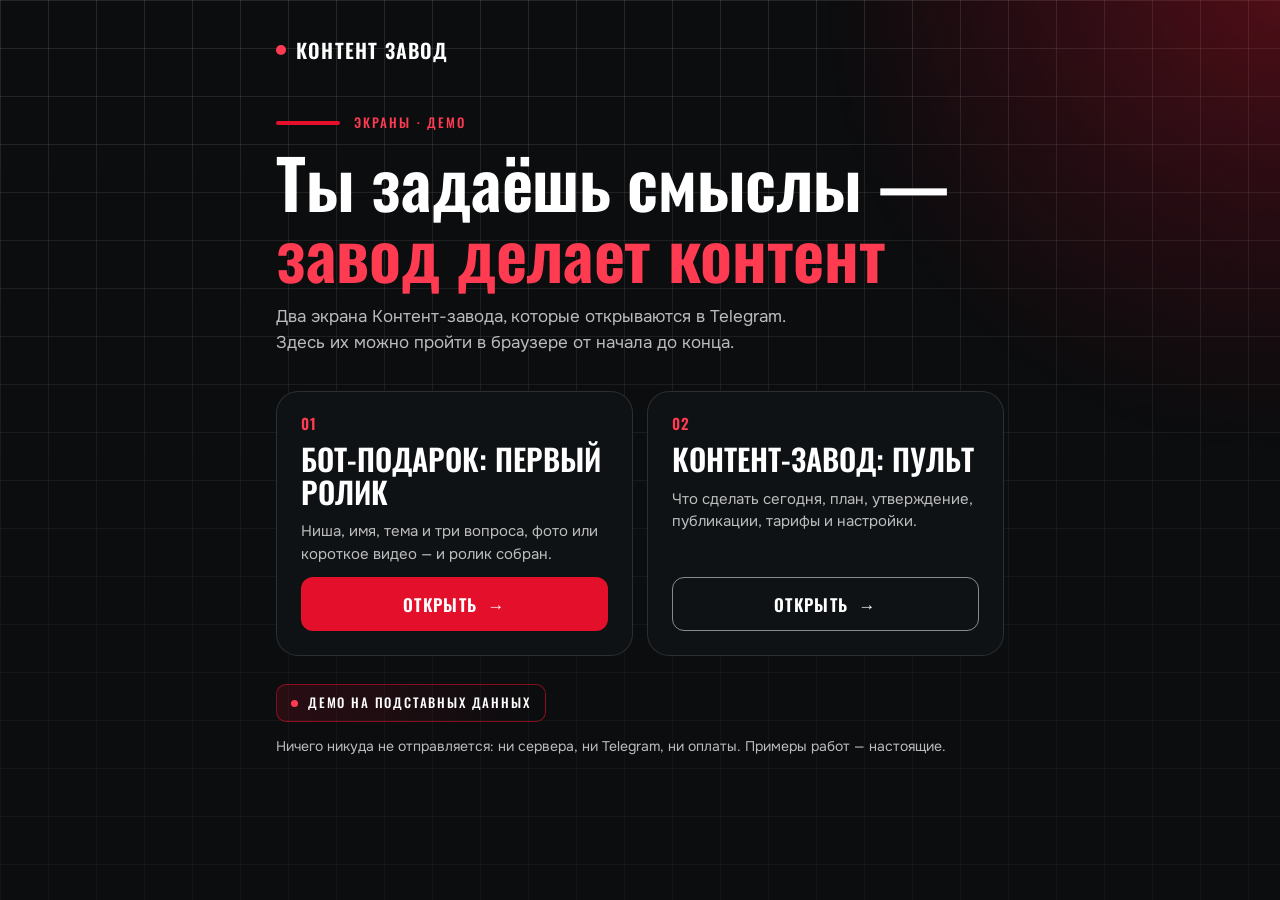
<file: index.html>
<!doctype html>
<html lang="ru">
<head>
<meta charset="utf-8">
<meta name="viewport" content="width=device-width, initial-scale=1, viewport-fit=cover">
<meta name="robots" content="noindex, nofollow">
<meta name="color-scheme" content="dark">
<meta name="theme-color" content="#0B0D0F">
<title>КОНТЕНТ ЗАВОД — демо</title>
<link rel="icon" href="data:image/svg+xml,%3Csvg xmlns='http://www.w3.org/2000/svg' viewBox='0 0 16 16'%3E%3Ccircle cx='8' cy='8' r='6' fill='%23FF3B52'/%3E%3C/svg%3E">
<style>
@font-face{font-family:Oswald;font-weight:500;font-display:swap;src:url(podarok/fonts/oswald-500-cyrillic.woff2) format("woff2");unicode-range:U+0400-045F,U+0490-0491,U+04B0-04B1,U+2116}
@font-face{font-family:Oswald;font-weight:500;font-display:swap;src:url(podarok/fonts/oswald-500-latin.woff2) format("woff2");unicode-range:U+0000-00FF,U+2000-206F,U+20BD}
@font-face{font-family:Oswald;font-weight:600;font-display:swap;src:url(podarok/fonts/oswald-600-cyrillic.woff2) format("woff2");unicode-range:U+0400-045F,U+0490-0491,U+04B0-04B1,U+2116}
@font-face{font-family:Oswald;font-weight:600;font-display:swap;src:url(podarok/fonts/oswald-600-latin.woff2) format("woff2");unicode-range:U+0000-00FF,U+2000-206F,U+20BD}
@font-face{font-family:Onest;font-weight:400;font-display:swap;src:url(podarok/fonts/onest-400-cyrillic.woff2) format("woff2");unicode-range:U+0400-045F,U+0490-0491,U+04B0-04B1,U+2116}
@font-face{font-family:Onest;font-weight:400;font-display:swap;src:url(podarok/fonts/onest-400-latin.woff2) format("woff2");unicode-range:U+0000-00FF,U+2000-206F,U+20BD}
:root{
  --bg:#0B0D0F;--card:#0F1214;--graphite:#161A1D;--paper:#F5F6F7;
  --red:#E4102B;--red-l:#FF3B52;--muted:rgba(255,255,255,.72);--line:rgba(255,255,255,.12);
  --H:Oswald,Impact,"Arial Narrow",Arial,sans-serif;--T:Onest,Arial,system-ui,sans-serif;
}
*{box-sizing:border-box;margin:0;padding:0}
html,body{background:var(--bg);color:#fff}
body{min-height:100vh;min-height:100dvh;font:400 16px/1.5 var(--T);overflow-x:hidden;position:relative}
.bg{position:fixed;inset:0;pointer-events:none;z-index:0;
  background:
    radial-gradient(60vmax 60vmax at 100% 0%,rgba(228,16,43,.35),transparent 60%),
    linear-gradient(var(--line) 1px,transparent 1px) 0 0/48px 48px,
    linear-gradient(90deg,var(--line) 1px,transparent 1px) 0 0/48px 48px;
  opacity:.9;-webkit-mask-image:linear-gradient(180deg,#000 0%,rgba(0,0,0,.35) 70%);mask-image:linear-gradient(180deg,#000 0%,rgba(0,0,0,.35) 70%)}
.wrap{position:relative;z-index:1;max-width:760px;margin:0 auto;padding:40px 16px 48px}
.logo{display:flex;align-items:center;gap:10px;font:600 20px/1 var(--H);letter-spacing:.06em}
.logo i{width:10px;height:10px;border-radius:50%;background:var(--red-l);box-shadow:0 0 0 0 rgba(255,59,82,.6);animation:p 2s infinite}
@keyframes p{70%{box-shadow:0 0 0 10px rgba(255,59,82,0)}100%{box-shadow:0 0 0 0 rgba(255,59,82,0)}}
@media (prefers-reduced-motion:reduce){.logo i{animation:none}}
.eyebrow{display:flex;align-items:center;gap:14px;margin-top:56px;font:500 13px/1 var(--H);letter-spacing:.16em;text-transform:uppercase;color:var(--red-l)}
.eyebrow::before{content:"";width:64px;height:4px;background:var(--red);border-radius:2px}
h1{margin-top:18px;font:600 clamp(40px,9vw,68px)/1.04 var(--H);letter-spacing:-.005em}
h1 em{font-style:normal;color:var(--red-l)}
.lead{margin-top:16px;max-width:560px;color:var(--muted);font-size:17px}
.cards{display:grid;grid-template-columns:1fr;gap:14px;margin-top:36px}
@media (min-width:640px){.cards{grid-template-columns:1fr 1fr}}
.card{display:flex;flex-direction:column;gap:12px;min-height:220px;padding:24px;border-radius:22px;background:var(--card);border:1px solid var(--line);color:#fff;text-decoration:none;transition:border-color .2s,transform .2s}
.card:hover{border-color:rgba(255,59,82,.6)}
.card:active{transform:scale(.985)}
.card:focus-visible{outline:2px solid var(--red-l);outline-offset:3px}
.num{font:600 15px/1 var(--H);color:var(--red-l);letter-spacing:.08em}
.card b{font:600 30px/1.08 var(--H);text-transform:uppercase}
.card p{color:var(--muted);font-size:15px}
.go{margin-top:auto;display:flex;align-items:center;justify-content:center;gap:10px;min-height:54px;border-radius:12px;background:var(--red);font:600 17px/1 var(--H);letter-spacing:.08em;text-transform:uppercase}
.card.sec .go{background:transparent;border:1.5px solid rgba(255,255,255,.5)}
.note{display:inline-flex;align-items:center;gap:10px;margin-top:28px;padding:10px 14px;border-radius:10px;border:1px solid rgba(228,16,43,.55);background:linear-gradient(90deg,rgba(228,16,43,.14),rgba(228,16,43,0));font:500 13px/1.2 var(--H);letter-spacing:.14em;text-transform:uppercase}
.note i{width:7px;height:7px;border-radius:50%;background:var(--red-l)}
.fine{margin-top:14px;color:var(--muted);font-size:14px}
</style>
</head>
<body>
<div class="bg" aria-hidden="true"></div>
<main class="wrap">
  <div class="logo"><i></i>КОНТЕНТ ЗАВОД</div>

  <div class="eyebrow">Экраны · демо</div>
  <h1>Ты задаёшь смыслы — <em>завод делает контент</em></h1>
  <p class="lead">Два экрана Контент-завода, которые открываются в Telegram. Здесь их можно пройти в браузере от начала до конца.</p>

  <div class="cards">
    <a class="card" href="podarok/?demo=1">
      <span class="num">01</span>
      <b>Бот-подарок: первый ролик</b>
      <p>Ниша, имя, тема и три вопроса, фото или короткое видео — и ролик собран.</p>
      <span class="go">Открыть <span aria-hidden="true">→</span></span>
    </a>
    <a class="card sec" href="zavod/?demo=1">
      <span class="num">02</span>
      <b>Контент-завод: пульт</b>
      <p>Что сделать сегодня, план, утверждение, публикации, тарифы и настройки.</p>
      <span class="go">Открыть <span aria-hidden="true">→</span></span>
    </a>
  </div>

  <div class="note"><i aria-hidden="true"></i>Демо на подставных данных</div>
  <p class="fine">Ничего никуда не отправляется: ни сервера, ни Telegram, ни оплаты. Примеры работ — настоящие.</p>
</main>
</body>
</html>
</file>
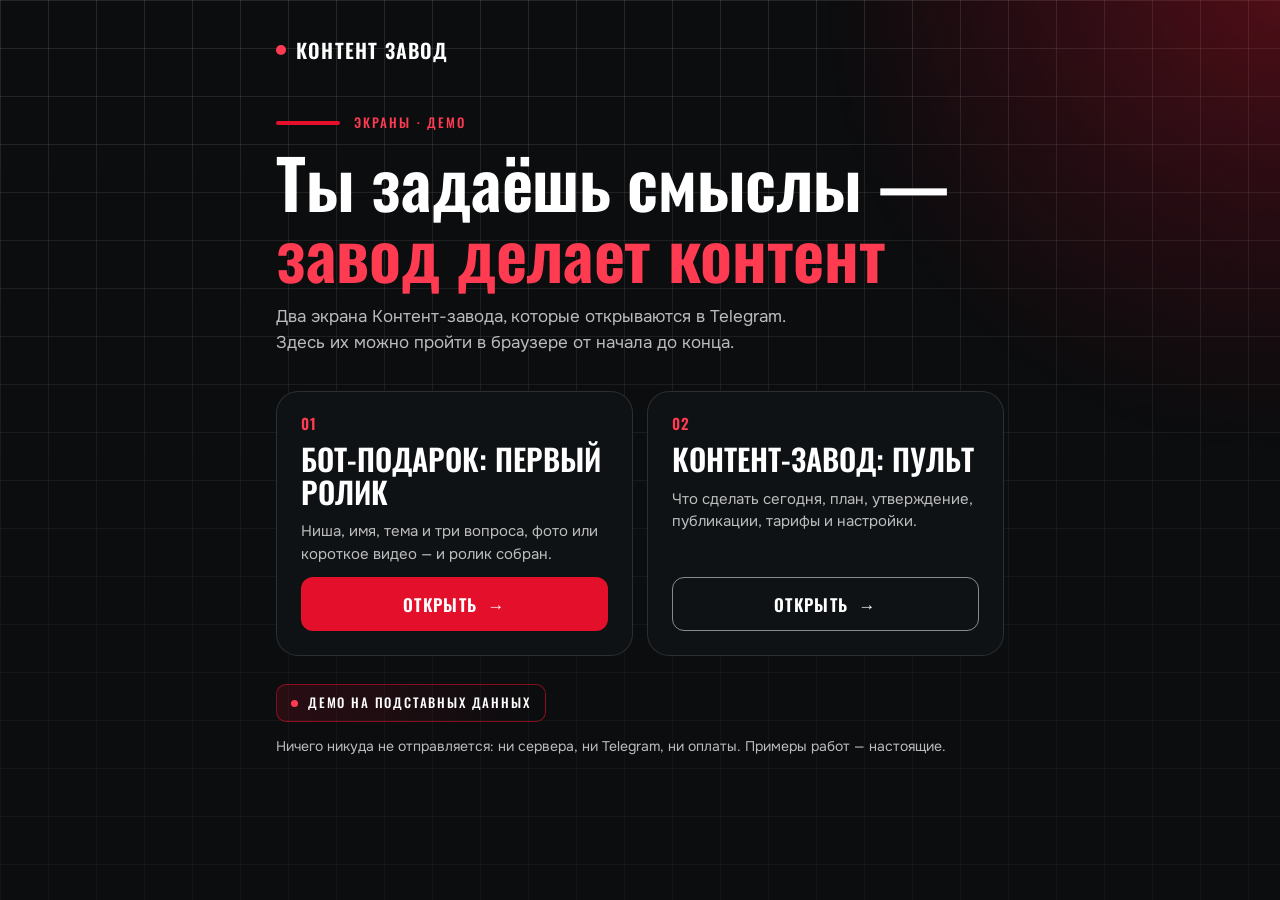
<file: app/index.html>
<!doctype html><html lang="ru"><head><meta charset="utf-8"><meta name="robots" content="noindex, nofollow"><meta name="viewport" content="width=device-width,initial-scale=1"><title>Контент-завод — демо</title>
<script>location.replace('../');</script>
<meta http-equiv="refresh" content="0; url=../"></head><body style="background:#0B0D0F;color:#F5F6F7;font-family:system-ui,sans-serif;padding:24px">Демо переехало. <a style="color:#FF3B52" href="../">Открыть стартовую страницу</a></body></html>
</file>
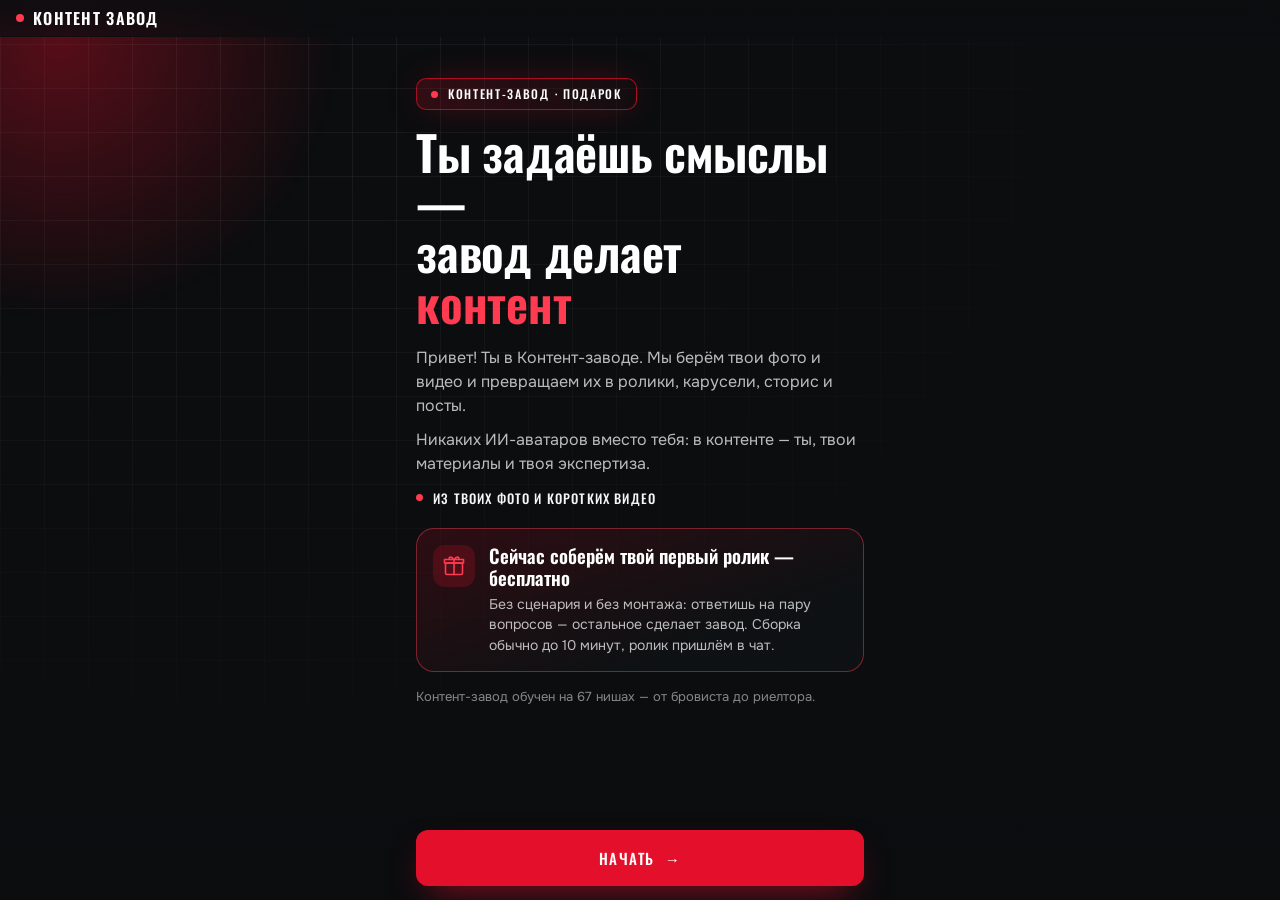
<file: podarok/index.html>
<!doctype html>
<html lang="ru">
<head>
<meta charset="utf-8">
<meta name="viewport" content="width=device-width, initial-scale=1, viewport-fit=cover, maximum-scale=1, user-scalable=no">
<meta name="color-scheme" content="dark">
<meta name="theme-color" content="#0B0D0F">
<meta name="robots" content="noindex, nofollow">
<title>КОНТЕНТ ЗАВОД — твой первый ролик</title>
<!-- единственный внешний скрипт: мост Telegram. Шрифты, картинки и пример ролика — локальные -->
<script src="https://telegram.org/js/telegram-web-app.js"></script>
<link rel="icon" href="data:image/svg+xml,%3Csvg xmlns='http://www.w3.org/2000/svg' viewBox='0 0 16 16'%3E%3Ccircle cx='8' cy='8' r='6' fill='%23FF3B52'/%3E%3C/svg%3E">
<link rel="stylesheet" href="app.css">
</head>
<body>

<div class="bg" aria-hidden="true"><div class="grid"></div><div class="glow"></div></div>

<header class="top" id="top">
  <button class="back" id="backBtn" type="button" aria-label="Назад">
    <svg viewBox="0 0 24 24"><path d="M15 5l-7 7 7 7"/></svg>
  </button>
  <div class="logo"><i></i>КОНТЕНТ ЗАВОД</div>
  <div class="steps" id="steps" aria-hidden="true"><i></i><i></i><i></i><i></i><i></i></div>
</header>

<main id="app">

<!-- Путь «первого ролика» (правки владельца 03.10 поверх документа «Смыслы для первого ролика: 5 форматов × 67 ниш»):
     приветствие → примеры контента → 1 ниша (9 групп → 67 ниш) → 2 имя и ник → 3 тема (3 смысла или свой) +
     3 вопроса голосом + проверка текста → 4 стиль, цвет и фото/видео → 5 монтаж (параллельно — прогрев к подписке
     и тарифы; ролик выдаётся сразу, как только готов — проверка подписки отменена 04.10.2026) → ролик и одна кнопка «Подключить завод».
     Между шагом 4 и монтажом, если сервер включил проверку почты, — экран «почта»: один бесплатный ролик на почту.
     Тексты — с главной страницы сайта (thestartmachine.ru/kontentzavod) и из документа. -->

<!-- ПРИВЕТСТВИЕ: куда человек попал. Позиционирование и строки — с главной страницы сайта -->
<section class="scr" data-screen="welcome" aria-labelledby="h-welcome">
  <span class="plaque in"><i></i>Контент-завод · подарок</span>
  <h1 id="h-welcome" class="title">
    <span class="ln"><span>Ты задаёшь смыслы —</span></span>
    <span class="ln"><span>завод делает</span></span>
    <span class="ln"><span><em>контент</em></span></span>
  </h1>
  <p class="lead in d2">Привет! Ты в Контент-заводе. Мы берём твои фото и видео и превращаем их в ролики, карусели, сторис и посты.</p>
  <p class="lead in d2 hi-2">Никаких ИИ-аватаров вместо тебя: в контенте — ты, твои материалы и твоя экспертиза.</p>
  <p class="promise in d2"><span class="dot" aria-hidden="true"></span>Из твоих фото и коротких видео</p>
  <div class="gift-note in d3">
    <span class="gift-note-ic" aria-hidden="true"><svg viewBox="0 0 24 24"><rect x="3.5" y="9" width="17" height="11.5" rx="1.5"/><path d="M2.5 9h19v-3.5h-19zM12 5.5v15M12 5.5C9 1.5 5.5 3.5 8 5.5M12 5.5c3-4 6.5-2 4 0"/></svg></span>
    <span><b>Сейчас соберём твой первый ролик — бесплатно</b><small>Без сценария и без монтажа: ответишь на пару вопросов — остальное сделает завод. Сборка обычно до 10 минут, ролик пришлём в чат.</small></span>
  </div>
  <p class="fine in d4" id="nishCount">Контент-завод обучен на 67 нишах — от бровиста до риелтора.</p>
</section>

<!-- ПРИМЕРЫ: что делает завод — рилсы и карусели в разных стилях (img/primery, lid_bot/data/sdelat_primery.py) -->
<section class="scr" data-screen="primery" aria-labelledby="h-primery">
  <div class="eyebrow">Что делает завод</div>
  <h2 id="h-primery" class="title2">Из одной темы — <em>ролик и карусель</em></h2>
  <p class="lead">Ниже — примеры рилсов и каруселей, которые собирает завод: из фото, видео и смыслов автора.</p>

  <div class="pr-h"><b>Рилсы</b><small>листай →</small></div>
  <div class="pr-row" id="prRils" role="list"></div>
  <div class="pr-h"><b>Карусели</b><small id="prKarN">разные стили</small></div>
  <div class="pr-row kar" id="prKar" role="list"></div>

  <div class="eyebrow" style="margin-top:26px">Твой ролик — за 5 шагов</div>
  <ol class="put5" aria-label="Шаги">
    <li><b>1</b>Ниша</li><li><b>2</b>Имя и ник</li><li><b>3</b>Тема и 3 ответа голосом</li><li><b>4</b>Стиль и фото</li><li><b>5</b>Монтаж — ролик твой</li>
  </ol>
</section>

<!-- 2. НИША: 9 групп → ниша -->
<section class="scr" data-screen="nisha" aria-labelledby="h-nisha">
  <div class="eyebrow">Шаг 1 из 5 · ниша</div>
  <h2 id="h-nisha" class="title2">Чем ты <em>занимаешься</em>?</h2>
  <p class="lead">Выбери группу, а в ней — свою нишу. Вопросы и смыслы будут на языке твоих клиентов.</p>
  <div class="grp-list" id="grpList" role="list"></div>
  <p class="fine" id="nishaNote"></p>
</section>

<!-- ШАГ 2. ИМЯ И НИК: имя — для титров и подписи, ник — в соцсетях. Оба обязательны -->
<section class="scr" data-screen="imya" aria-labelledby="h-imya">
  <div class="eyebrow">Шаг 2 из 5 · имя и ник</div>
  <h2 id="h-imya" class="title2">Как тебя <em>подписать</em>?</h2>
  <p class="lead">Имя появится в титрах ролика и в готовой подписи к нему, ник — чтобы зрители нашли тебя в соцсетях.</p>
  <div class="field">
    <label for="imya">Имя <small>для титров и подписи</small></label>
    <input id="imya" maxlength="40" autocomplete="name" placeholder="Например: Анна Смирнова" required>
  </div>
  <div class="field">
    <label for="nik">Ник в соцсетях <small>можно вставить ссылку на профиль</small></label>
    <input id="nik" maxlength="40" autocomplete="off" autocapitalize="off" spellcheck="false" placeholder="@anna.brows" required>
  </div>
  <div class="titr" aria-hidden="true"><span class="titr-l">Так будет в ролике</span><b id="titrImya">Твоё имя</b><small id="titrNik">@nik</small></div>
  <p class="fine" id="imyaNote">Оба поля обязательны — без них ролик не подписать.</p>
</section>

<!-- ШАГ 3. ТЕМА: вау «завод знает нишу» + 3 смысла или свой -->
<section class="scr" data-screen="smysl" aria-labelledby="h-smysl">
  <div class="vau-n" id="vauN">
    <div class="vau-n-h">Контент-завод уже знает твою нишу <em id="vauName">«—»</em>:</div>
    <ul class="vau-n-list" id="vauList"></ul>
    <div class="vau-n-bol"><span class="vau-n-tag">Боль, которую ты точно слышал</span><p id="vauBol"></p>
      <p class="blur" aria-hidden="true" id="vauBlur"></p></div>
  </div>
  <div class="eyebrow" style="margin-top:26px">Шаг 3 из 5 · тема</div>
  <h2 id="h-smysl" class="title2">О чём будет <em>твой ролик</em>?</h2>
  <p class="lead">Мы подобрали 3 смысла, которые лучше всего заходят в твоей нише. Выбери один — потом ответишь голосом на 3 вопроса, и ролик соберётся под твою историю.</p>
  <div class="smysly" id="smysly" role="radiogroup" aria-label="Смысл ролика"></div>
  <div class="svoj" id="svojBox" hidden>
    <div class="field"><label for="svojText">Твой смысл <small>хоть одной фразой</small></label>
      <textarea id="svojText" class="ta" rows="2" maxlength="300" placeholder="Например: почему не стоит экономить на первой консультации"></textarea></div>
    <button class="rec-mini" type="button" data-rec="svoj"><svg viewBox="0 0 24 24"><rect x="9" y="3" width="6" height="11" rx="3"/><path d="M5.5 11a6.5 6.5 0 0013 0M12 17.5V21"/></svg><span>Надиктовать</span></button>
    <p class="fine" id="svojFmt"></p>
  </div>
</section>

<!-- 4. ТРИ ВОПРОСА ГОЛОСОМ -->
<section class="scr" data-screen="voprosy" aria-labelledby="h-voprosy">
  <div class="eyebrow" id="qEyebrow">Шаг 3 из 5 · вопрос 1 из 3</div>
  <h2 id="h-voprosy" class="title2">Расскажи <em>своими словами</em></h2>
  <p class="lead" id="qLead">Отвечай голосом, как другу или клиенту. Завод сам уберёт «ну» и «вот» и соберёт из ответа ролик.</p>
  <div class="qdots" id="qDots" aria-hidden="true"><i></i><i></i><i></i></div>
  <div class="q-card" id="qCard">
    <div class="q-n" id="qNum">01</div>
    <p class="q-t" id="qText">Вопрос</p>
    <p class="q-hint" id="qHint" hidden></p>
  </div>
  <button class="rec" id="recBtn" type="button" aria-label="Ответить голосом">
    <span class="rec-ic"><svg viewBox="0 0 24 24"><rect x="9" y="3" width="6" height="11" rx="3"/><path d="M5.5 11a6.5 6.5 0 0013 0M12 17.5V21M8.5 21h7"/></svg></span>
    <span class="rec-t"><b id="recLbl">Ответить голосом</b><small id="recSub">Нажми и говори. Ещё раз — стоп</small></span>
    <span class="rec-time" id="recTime" hidden>0:00</span>
  </button>
  <div class="field">
    <label for="otvet">Ответ <small id="otvetNote">можно написать или поправить текстом</small></label>
    <textarea id="otvet" class="ta" rows="4" maxlength="900" placeholder="Здесь появится твой ответ"></textarea>
  </div>
</section>

<!-- 4б. СЦЕНАРИЙ: что получилось из ответов -->
<section class="scr" data-screen="scenarij" aria-labelledby="h-scen">
  <div class="eyebrow">Шаг 3 из 5 · проверь текст</div>
  <h2 id="h-scen" class="title2">Вот твой <em>ролик</em></h2>
  <p class="lead" id="scenLead">Собрали из твоих ответов. Поправь любое слово — так и пойдёт в ролик.</p>
  <div class="scen-fmt" id="scenFmt"></div>
  <div class="field"><label for="scenZag">Первая фраза — хук <small id="scenZagCnt">0/44</small></label><input id="scenZag" maxlength="44" autocomplete="off"></div>
  <ol class="shagi" id="scenShagi"></ol>
  <div class="zameny" id="zameny" hidden></div>
</section>

<!-- ШАГ 4. СТИЛЬ, ЦВЕТ И ФОТО/ВИДЕО. Блок загрузки (согласие → ячейки → кнопки «Фото» / «Видео» → подсказка) —
     из ветки lid-video-vhod: фото и короткие видео до 30 сек -->
<section class="scr" data-screen="oformlenie" aria-labelledby="h-oform">
  <div class="eyebrow">Шаг 4 из 5 · фото, видео и стиль</div>
  <h2 id="h-oform" class="title2">Ты в кадре <em>и стиль</em></h2>
  <p class="lead">Добавь фото или короткие видео — в ролике ты, а не ИИ-аватар. Ниже выбери стиль и цвет.</p>

  <div class="eyebrow" style="margin-top:18px">Ты в кадре</div>
  <label class="consent" id="consentBox">
    <input type="checkbox" id="consent">
    <span class="cb" aria-hidden="true"></span>
    <span class="ctext">Соглашаюсь на обработку моих фото и видео. Они нужны только для этого ролика и удаляются через 7 дней. <button type="button" class="inline-link" id="policyLink">Политика обработки данных</button></span>
  </label>
  <div class="pick-btns" id="pickBtns">
    <button type="button" class="pick" id="pickPhoto"><svg viewBox="0 0 24 24"><rect x="3" y="5" width="18" height="14" rx="3"/><circle cx="9" cy="10" r="2"/><path d="M21 16l-5-5-8 8"/></svg>Фото</button>
    <button type="button" class="pick" id="pickVideo"><svg viewBox="0 0 24 24"><rect x="3" y="6" width="13" height="12" rx="3"/><path d="M16 10l5-3v10l-5-3z"/></svg>Видео до 30 сек</button>
  </div>

  <div class="slots" id="slots">
    <button class="slot main" type="button" data-slot="0"><span class="slot-empty"><span class="plus"><svg viewBox="0 0 24 24"><path d="M12 5v14M5 12h14"/></svg></span><b>Портрет</b><small>или видео</small></span></button>
    <button class="slot" type="button" data-slot="1"><span class="slot-empty"><span class="plus sm"><svg viewBox="0 0 24 24"><path d="M12 5v14M5 12h14"/></svg></span><b>Фото или видео</b><small>по желанию</small></span></button>
    <button class="slot" type="button" data-slot="2"><span class="slot-empty"><span class="plus sm"><svg viewBox="0 0 24 24"><path d="M12 5v14M5 12h14"/></svg></span><b>Фото или видео</b><small>по желанию</small></span></button>
  </div>
  <input type="file" id="fileInput" accept="image/*,video/mp4,video/quicktime,.mp4,.mov,.m4v" multiple hidden>
  <p class="slot-hint" id="slotHint">Сначала отметь согласие — потом откроется загрузка.</p>
  <div class="upbar" id="upbar" hidden><i><u id="upProg"></u></i><span id="upText">Загружаю…</span></div>
  <button class="demo-fill" id="demoFill" type="button" hidden>Демо: взять примеры фото</button>

  <details class="tips">
    <summary>Какие фото и видео подойдут</summary>
    <ul>
      <li><b>Портрет.</b> Ты смотришь в камеру, лицо крупно, свет спереди или сбоку. Можно селфи.</li>
      <li><b>Ещё фото.</b> Ты за работой, с ноутбуком, на встрече или выступлении — то, что показывает твоё дело.</li>
      <li><b>Только ты.</b> Без чужих лиц на первом плане — ролик про тебя.</li>
      <li><b>Видео.</b> До 30 секунд, MP4 или MOV прямо с телефона. Возьмём из него 2–4 живые секунды, звук не нужен — в ролике играет музыка.</li>
      <li><b>Вертикальные лучше.</b> Горизонтальные тоже примем, но обрежем по бокам.</li>
    </ul>
  </details>

  <div class="styles" id="styles" hidden>
    <div class="eyebrow" style="margin-top:26px">Стиль ролика</div>
    <div class="style-row" id="styleRow" role="radiogroup" aria-label="Стиль ролика"></div>
  </div>

  <div class="eyebrow" style="margin-top:22px">Цвет оформления</div>
  <div class="swatches" id="swatches" role="radiogroup" aria-label="Цвет акцента"></div>
  <p class="sw-cap" id="swCap">Красный завода</p>
  <p class="odin-raz" id="odinRaz">Ролик-подарок собирается один раз, без переделок.</p>
</section>

<!-- ПОЧТА перед бесплатной сборкой: один ролик-подарок на почту (lid_bot/docs/ОДИН_РАЗ_НА_ПОЧТУ.md).
     Экран показывается, только если сервер включил проверку почты (GET /api/pochta → nuzhna). -->
<section class="scr" data-screen="pochta" aria-labelledby="h-pochta">
  <div class="eyebrow">Шаг 4 из 5 · почта</div>
  <h2 id="h-pochta" class="title2">Куда прислать <em>код</em></h2>
  <div id="pAdresBox">
    <p class="lead">Подарок один на человека, поэтому подтверди почту кодом из 6 цифр. Спама не будет.</p>
    <div class="field"><label for="pAdres">Твоя почта</label><input id="pAdres" type="email" inputmode="email" autocomplete="email" maxlength="254" placeholder="imya@yandex.ru"></div>
    <label class="consent" id="pSoglBox">
      <input type="checkbox" id="pSogl">
      <span class="cb" aria-hidden="true"></span>
      <span class="ctext">Соглашаюсь на обработку адреса почты на условиях <button type="button" class="inline-link" id="pSoglLink">согласия</button> и <button type="button" class="inline-link" id="pPolLink">политики обработки данных</button>.</span>
    </label>
  </div>
  <div id="pKodBox" hidden>
    <p class="lead" id="pKodLead">Отправили код. Он действует 15 минут — проверь и папку «Спам».</p>
    <div class="field"><label for="pKod">Код из письма</label><input id="pKod" inputmode="numeric" autocomplete="one-time-code" maxlength="6" placeholder="000000"></div>
    <button type="button" class="btn ghost block sm" id="pResend">Прислать код ещё раз</button>
    <button type="button" class="btn ghost block sm" id="pDrugoj">Другой адрес</button>
  </div>
  <div id="pBylBox" hidden>
    <p class="lead" id="pBylText">На эту почту ролик-подарок уже собирали 🙂 Подарок один на человека. Хочешь, чтобы так собиралось всё? Посмотри тарифы Контент-завода.</p>
  </div>
  <p class="odin-raz">Ролик-подарок собирается один раз, без переделок.</p>
  <p class="demo-note" id="pDemo" hidden>Демо: письмо не отправляется — подойдёт любой код из 6 цифр.</p>
</section>

<!-- 6. СБОРКА -->
<section class="scr" data-screen="build" aria-labelledby="h-build">
  <div class="eyebrow">Шаг 5 из 5 · монтаж</div>
  <h2 id="h-build" class="title2">Собираю <em>твой ролик</em>…</h2>

  <div class="machine" aria-hidden="true">
    <svg class="ring" viewBox="0 0 200 200">
      <defs><linearGradient id="rg" x1="0" y1="0" x2="1" y2="1"><stop offset="0" stop-color="#FF6A7C"/><stop offset="1" stop-color="#E4102B"/></linearGradient></defs>
      <circle class="trk" cx="100" cy="100" r="88"/>
      <circle class="val" id="ringVal" cx="100" cy="100" r="88"/>
      <circle class="orb" cx="100" cy="12" r="5"/>
    </svg>
    <div class="pct"><b id="pctNum">0</b><span>%</span></div>
  </div>
  <div class="stage" role="status" aria-live="polite">
    <span class="dot"></span><span id="stageText">Готовлю фото</span>
  </div>
  <p class="stage-detail" id="stageDetail" aria-live="polite"></p>
  <div class="queue" id="queueBox" hidden>Перед тобой в очереди: <b id="queueNum">1</b></div>

  <div class="belt" id="beltBox" aria-hidden="true"><div class="belt-track" id="belt"></div><span class="scan"></span></div>

  <div class="reel" id="reel" hidden>
    <div class="reel-h"><span>Кадры твоего ролика</span><b id="reelCount">0</b></div>
    <div class="reel-track" id="reelTrack"></div>
  </div>

  <p class="note-chat">Монтаж обычно занимает до 10 минут — пришлём ролик в чат. Можно свернуть приложение.</p>

  <div class="warm">
    <div class="warm-h" id="warmH">Твой ролик уже собирается</div>
    <div class="warm-view" id="warm"></div>
    <div class="warm-dots" id="warmDots"></div>
  </div>

  <!-- прогрев к месячной подписке: пока идёт монтаж — тарифы «входит / не входит», акцент на «Про» -->
  <div class="tar-blk" id="tarBuildBox">
    <div class="eyebrow">Чтобы так было каждый день</div>
    <h3 class="tar-h">Подписка на <em>Контент-завод</em></h3>
    <p class="tar-p">Всё в одном приложении, ничего не нужно устанавливать. Считаем только опубликованное: черновики — бесплатно, сколько угодно. Без автопродления.</p>
    <div class="tars" id="tarBuild"></div>
    <p class="fine">Подключить завод можно сразу после ролика.</p>
  </div>
</section>

<!-- 7. ГОТОВО. Совет директоров 04.10, пункт 2 (решение владельцев 03.10): ОДНА главная кнопка «Подключить завод» —
     внизу экрана, видна всегда; кроме неё — три ссылки (тарифы, скачать, написать Валерии). Было 13 кнопок.
     Коробочную версию в боте не продвигаем; «≈N ч монтажёра», «подарить другу», «пересобрать», галерея участников убраны. -->
<section class="scr" data-screen="done" aria-labelledby="h-done">
  <div class="burst" aria-hidden="true"><i></i><i></i><i></i></div>
  <span class="plaque"><i></i>Готово</span>
  <h2 id="h-done" class="title2">Вот твой <em>первый ролик</em></h2>
  <p class="lead">Он собран под твою нишу и твою историю — такого ролика нет ни у кого.</p>

  <div class="fmt-tabs" role="tablist" id="fmtTabs">
    <button type="button" role="tab" data-fmt="instagram" class="on" aria-selected="true">Instagram</button>
    <button type="button" role="tab" data-fmt="telegram" aria-selected="false">Telegram</button>
    <button type="button" role="tab" data-fmt="youtube" aria-selected="false">YouTube</button>
  </div>

  <div class="player">
    <div class="phone big">
      <div class="scr9">
        <video id="video" playsinline loop muted preload="auto"></video>
        <button class="snd" type="button" data-for="video" aria-label="Включить звук">
          <svg viewBox="0 0 24 24"><path d="M4 9v6h4l5 4V5L8 9H4z"/><path class="x" d="M17 9l5 6M22 9l-5 6"/><path class="w" d="M17 8.5a5 5 0 010 7M19.5 6a8.5 8.5 0 010 12"/></svg>
        </button>
        <div class="vprog"><i data-prog="video"></i></div>
        <button class="fs-btn" type="button" id="fsBtn" aria-label="Смотреть на весь экран">
          <svg viewBox="0 0 24 24"><path d="M4 9V4h5M20 9V4h-5M4 15v5h5M20 15v5h-5"/></svg>
        </button>
      </div>
    </div>
  </div>

  <!-- три второстепенные ссылки; главная кнопка — внизу экрана -->
  <nav class="done-links" id="doneLinks" aria-label="Ещё">
    <button class="link-btn" id="lTar" type="button">Тарифы</button>
    <button class="link-btn" id="lDl" type="button">Скачать ролик</button>
    <button class="link-btn" id="mgrBtn" type="button">Написать Валерии</button>
  </nav>
  <p class="fine center">Ролик придёт тебе и в чат от бота — оттуда удобно переслать и выложить.</p>

  <div class="post" id="postBox" hidden>
    <div class="vau-h">Готовая подпись — просто скопируй</div>
    <div class="post-txt" id="postText"></div>
    <button class="btn ghost block" type="button" id="copyBtn"><svg viewBox="0 0 24 24"><rect x="8" y="8" width="12" height="12" rx="2"/><path d="M16 8V5a1 1 0 00-1-1H5a1 1 0 00-1 1v10a1 1 0 001 1h3"/></svg><span id="copyLbl">Скопировать подпись</span></button>
  </div>
  <p class="story-hint">Выложи ролик в сторис или рилс сегодня: первые 24 часа решают, как его покажут.</p>

  <div class="vau">
    <div class="ba" id="baBox" hidden>
      <div class="vau-h">До и после</div>
      <div class="ba-view" id="baView">
        <img class="ba-after" id="baAfter" alt="Кадр из твоего ролика">
        <div class="ba-before" id="baBefore"><img id="baBeforeImg" alt="Твоё фото"></div>
        <span class="ba-tag l" id="baTagL">Было: фото</span><span class="ba-tag r">Стало: ролик</span>
        <div class="ba-knob" id="baKnob"><i></i></div>
      </div>
    </div>
  </div>

  <!-- «А ЕЩЁ ЗАВОД МОЖЕТ…» — картинки — примеры из банка стилей, не собранное из его ответов -->
  <div class="more rv" id="moreBox">
    <div class="eyebrow">А ещё завод может…</div>
    <h3>Из тех же ответов — <em>ещё форматы</em></h3>
    <div class="more-row" aria-hidden="true">
      <div class="more-it"><div class="more-pic img"><img alt="" loading="lazy" src="img/primery/k_premium_orange.webp"></div><b>Карусель</b><small>до 8 слайдов</small></div>
      <div class="more-it"><div class="more-pic img"><img alt="" loading="lazy" src="img/primery/k_redaktura.webp"></div><b>Пост</b><small>в твоём стиле</small></div>
      <div class="more-it"><div class="more-pic img"><img alt="" loading="lazy" src="img/primery/r_zavod_pomnit.webp"></div><b>Рилсы</b><small>те же смыслы</small></div>
    </div>
    <p>Картинки — примеры из банка стилей. В подарке собирается один ролик, остальное — на заводе.</p>
  </div>

  <!-- ПРОБНЫЙ ДЕНЬ — куда ведёт главная кнопка «Подключить завод» (пульт zavod/ с тарифом «Сутки») -->
  <div class="offer rv" id="denBox">
    <div class="offer-glow" aria-hidden="true"></div>
    <span class="badge">Пробный день</span>
    <h3 class="offer-h">Один день на Контент-заводе — <em>на своих материалах</em></h3>
    <ul class="offer-list">
      <li>Книга смыслов твоего блога — начнём с распаковки по твоей нише</li>
      <li>Первые рилсы и карусели — ты одобряешь их до публикации</li>
    </ul>
    <div class="tarif-den">
      <div><b>Тариф «Сутки»</b><small>доступ на 24 часа · 1 рилс и 3 карусели · считаем только опубликованное</small></div>
      <span class="tarif-price" id="denPrice">990 ₽</span>
    </div>
    <div class="why4">
      <div><b>Знает твою нишу</b><p>Завод обучен на 67 нишах: боли, страхи и вопросы клиентов уже внутри.</p></div>
      <div><b>Контент, а не теория</b><p>Уходишь не с конспектом, а с готовыми роликами и каруселями.</p></div>
      <div><b>Это ты, а не ИИ-аватар</b><p>Контент собирается из твоих фото, видео и твоих смыслов.</p></div>
      <div><b>Площадки — те, что работают</b><p>Telegram, Instagram, YouTube и сообщества ВКонтакте.</p></div>
    </div>
    <p class="formula">Оплата — через GetCourse, без автопродления. Ты задаёшь смыслы — завод делает контент.</p>
  </div>

  <!-- ТАРИФЫ — открываются ссылкой «Тарифы» под роликом -->
  <div class="podp rv" id="podpBox">
    <div class="eyebrow">После пробного дня</div>
    <h3>Подписка — <em>чтобы так было каждый день</em></h3>
    <details class="tips tar-cmp" id="tarCmp">
      <summary>Сравнить тарифы — что входит и что нет</summary>
      <div class="tars" id="tarDone"></div>
      <p class="fine">Считаем только опубликованное: черновики — бесплатно. Без автопродления.</p>
    </details>
    <p class="fine">Всё в одном приложении, ничего не нужно устанавливать. Хочешь сначала поговорить — напиши Валерии слово <b class="acc">ЗАВОД</b>.</p>
  </div>
</section>

<!-- Ошибка сборки -->
<section class="scr" data-screen="fail" aria-labelledby="h-fail">
  <div class="eyebrow">Что-то пошло не так</div>
  <h2 id="h-fail" class="title2">Ролик <em>не собрался</em></h2>
  <p class="lead" id="failText">Такое бывает, если файл повреждён или связь оборвалась. Попробуй ещё раз — всё, что ты заполнил, сохранено.</p>
</section>

</main>

<div class="cta" id="cta"><button class="btn block" id="ctaBtn" type="button"><span id="ctaText">Начать</span><span class="arr">→</span></button></div>
<div class="theater" id="theater" hidden role="dialog" aria-modal="true" aria-label="Просмотр ролика">
  <video id="thVideo" playsinline loop preload="auto"></video>
  <div class="th-cap" id="thCap"></div>
  <button class="th-x" id="thClose" type="button" aria-label="Закрыть"><svg viewBox="0 0 24 24"><path d="M6 6l12 12M18 6L6 18"/></svg></button>
</div>

<div class="toast" id="toast" role="alert"></div>
<div class="flash-screen" id="flashScr" aria-hidden="true"></div>

<script src="app.js"></script>
</body>
</html>
</file>
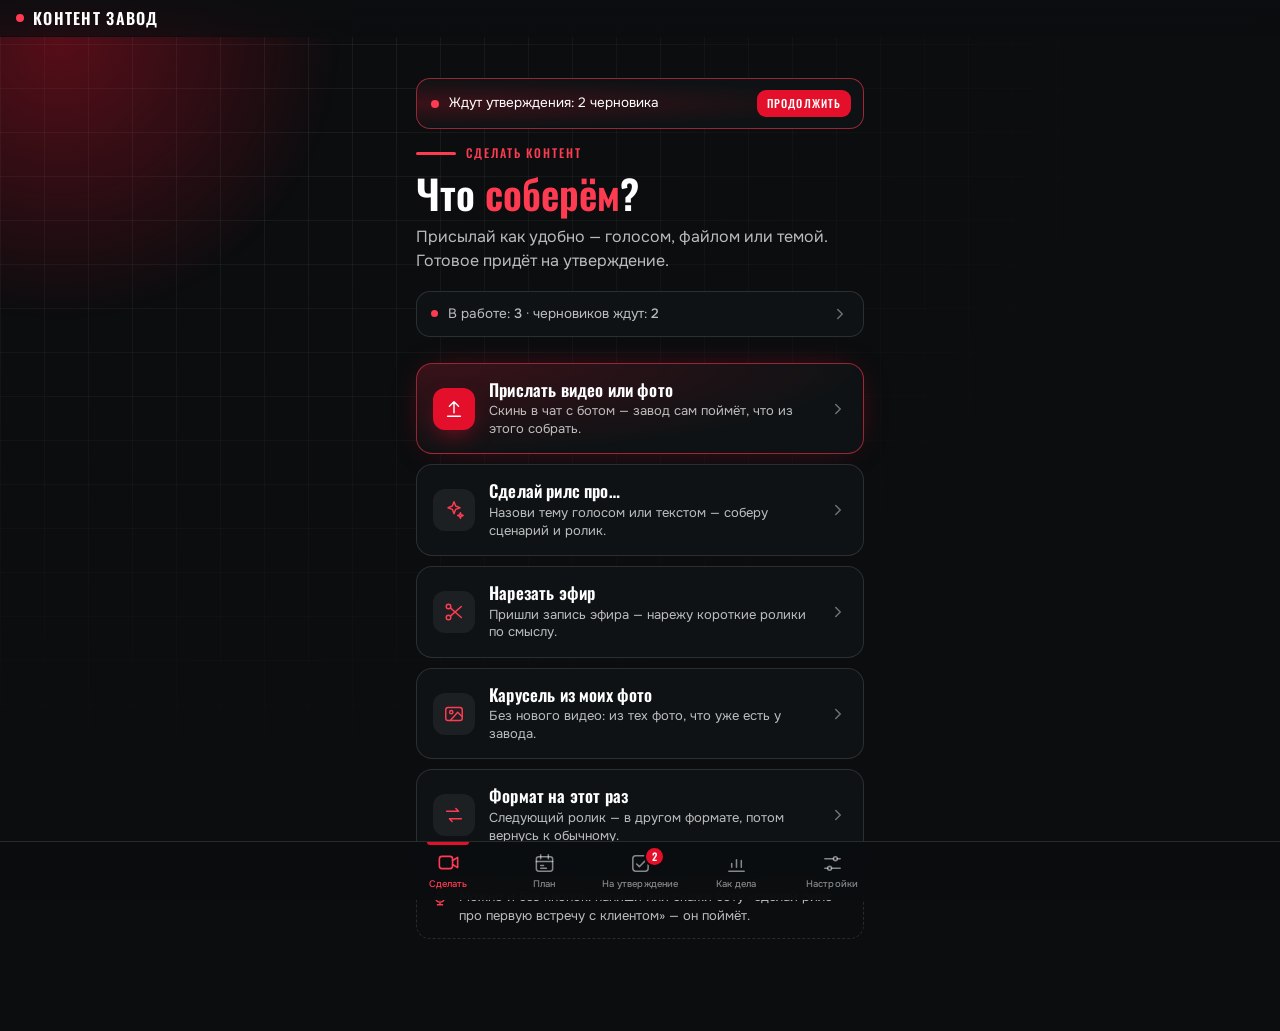
<file: zavod/index.html>
<!doctype html>
<html lang="ru" data-theme="dark">
<head>
<meta charset="utf-8">
<meta name="viewport" content="width=device-width, initial-scale=1, viewport-fit=cover, maximum-scale=1, user-scalable=no">
<meta name="color-scheme" content="dark light">
<meta name="theme-color" content="#0B0D0F">
<meta name="robots" content="noindex, nofollow">
<title>КОНТЕНТ ЗАВОД — пульт</title>
<!-- как у подарка: единственный внешний скрипт — мост Telegram; шрифты и картинки локальные (../fonts, ../img) -->
<script src="https://telegram.org/js/telegram-web-app.js"></script>
<link rel="icon" href="data:image/svg+xml,%3Csvg xmlns='http://www.w3.org/2000/svg' viewBox='0 0 16 16'%3E%3Ccircle cx='8' cy='8' r='6' fill='%23FF3B52'/%3E%3C/svg%3E">
<link rel="stylesheet" href="app.css">
<link rel="stylesheet" href="zavod.css">
</head>
<body>

<div class="bg" aria-hidden="true"><div class="grid"></div><div class="glow"></div></div>

<header class="top" id="top">
  <button class="back" id="backBtn" type="button" aria-label="Назад">
    <svg viewBox="0 0 24 24"><path d="M15 5l-7 7 7 7"/></svg>
  </button>
  <div class="logo"><i></i>КОНТЕНТ ЗАВОД</div>
  <div class="z-top-r" id="topR"></div>
</header>

<main id="app"></main>

<div class="cta hide" id="cta"><button class="btn block" id="ctaBtn" type="button"><span id="ctaText">Дальше</span><span class="arr">→</span></button></div>

<nav class="z-tabs" id="tabs" aria-label="Разделы завода"><div class="z-tabs-in" id="tabsIn"></div></nav>

<div class="sheet" id="sheet" hidden role="dialog" aria-modal="true" aria-labelledby="sheetH">
  <div class="sheet-bg" id="sheetBg"></div>
  <div class="sheet-card" id="sheetCard"></div>
</div>

<div class="toast" id="toast" role="alert"></div>

<script src="api.js"></script>
<script src="mock.js"></script>
<script src="zavod.js"></script>
</body>
</html>
</file>
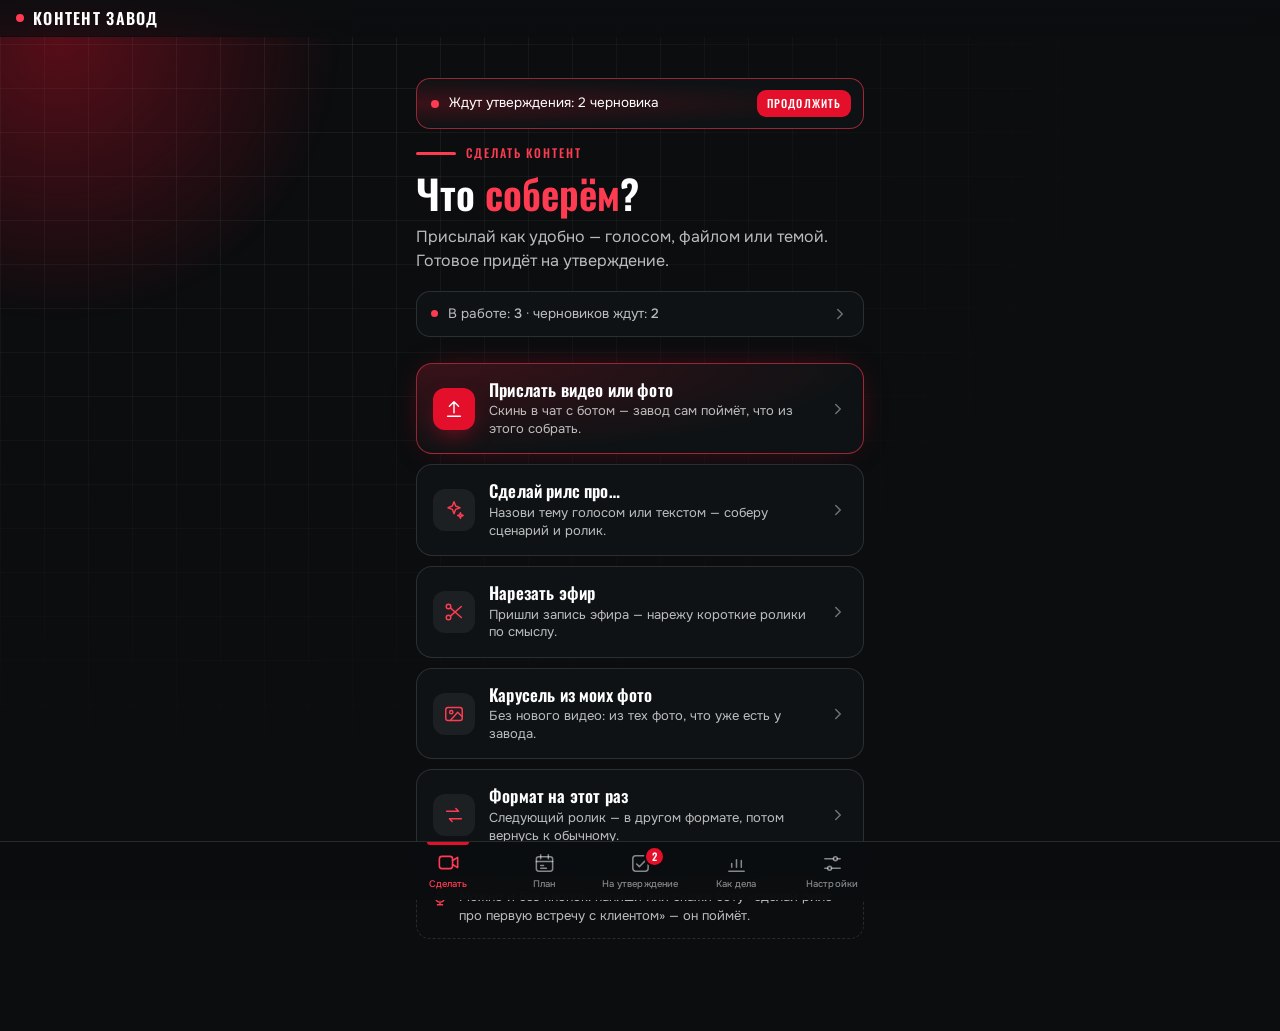
<file: podarok/zavod/index.html>
<!doctype html><html lang="ru"><head><meta charset="utf-8"><meta name="robots" content="noindex, nofollow"><meta name="viewport" content="width=device-width,initial-scale=1"><title>Контент-завод — пульт</title>
<script>location.replace('../../zavod/' + location.search + location.hash);</script>
<meta http-equiv="refresh" content="0; url=../../zavod/"></head><body style="background:#0B0D0F;color:#F5F6F7;font-family:system-ui,sans-serif;padding:24px"><a style="color:#FF3B52" href="../../zavod/">Открыть пульт завода</a></body></html>
</file>
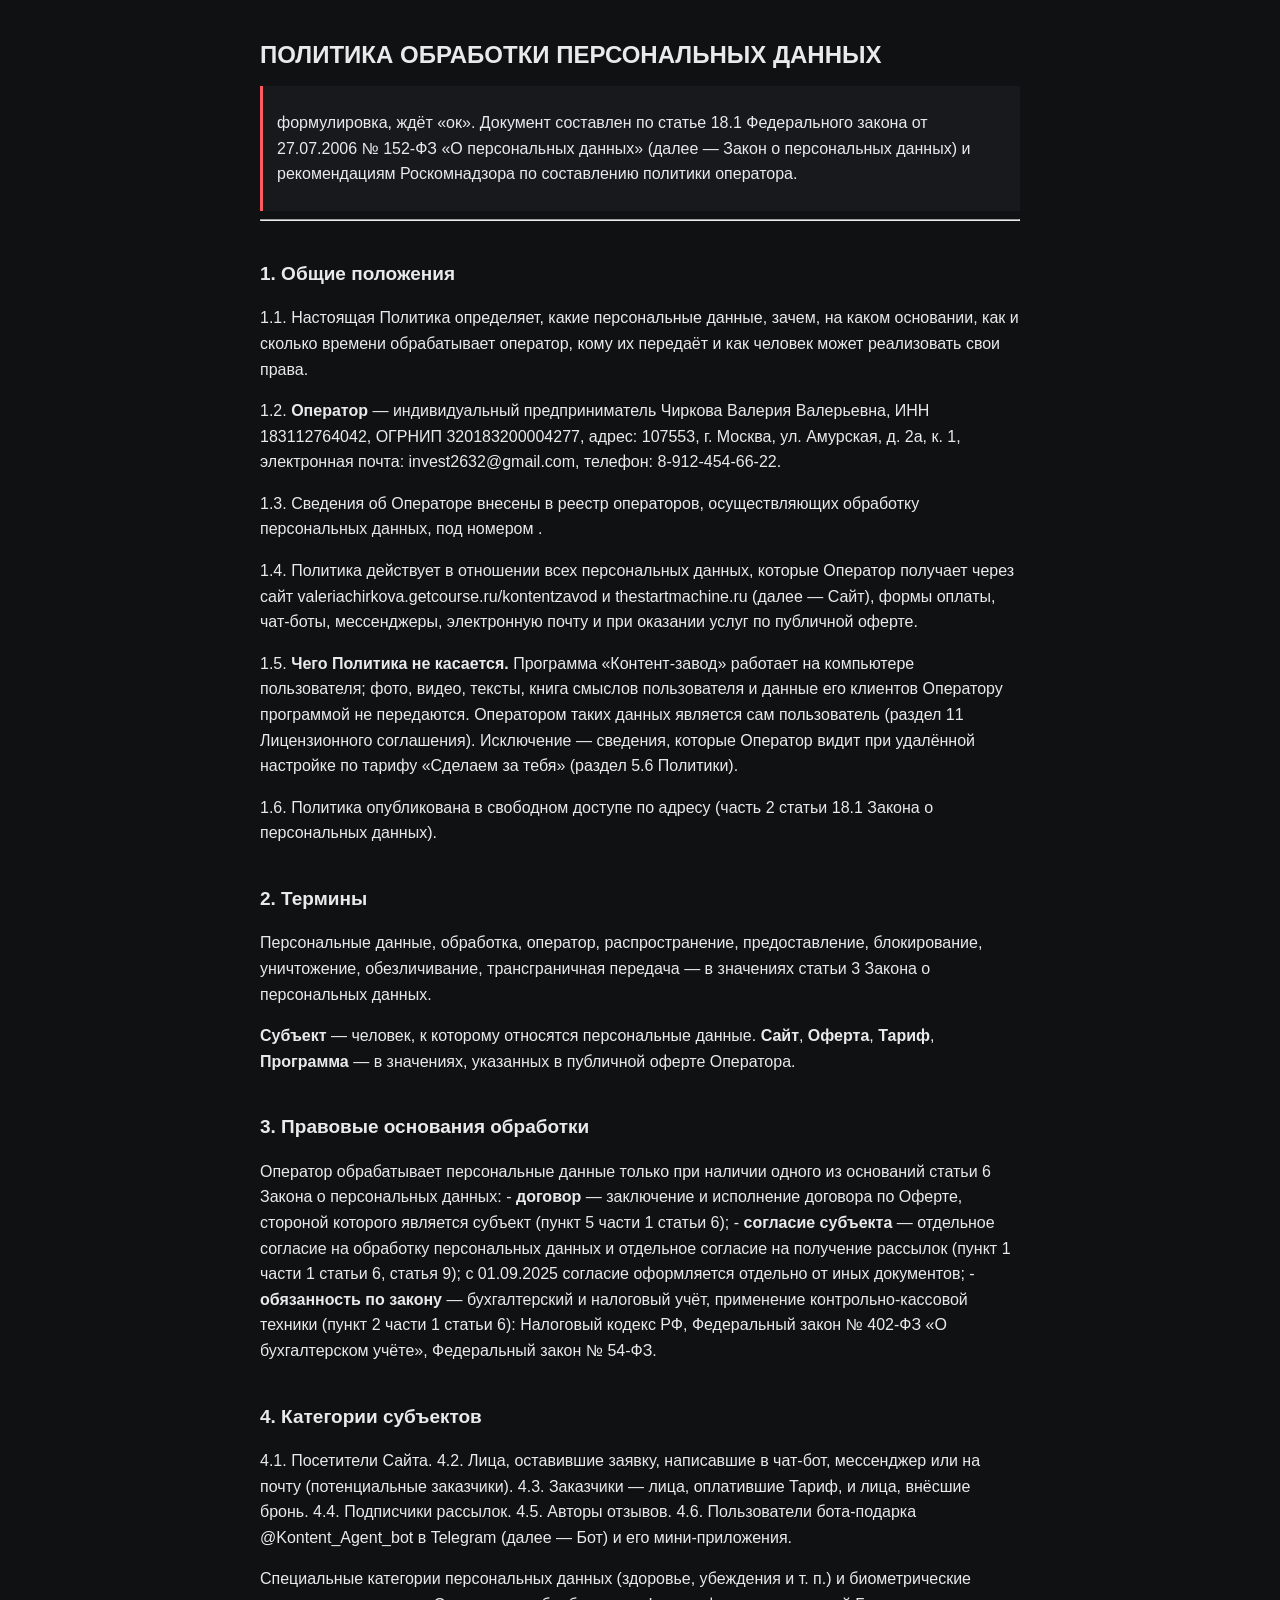
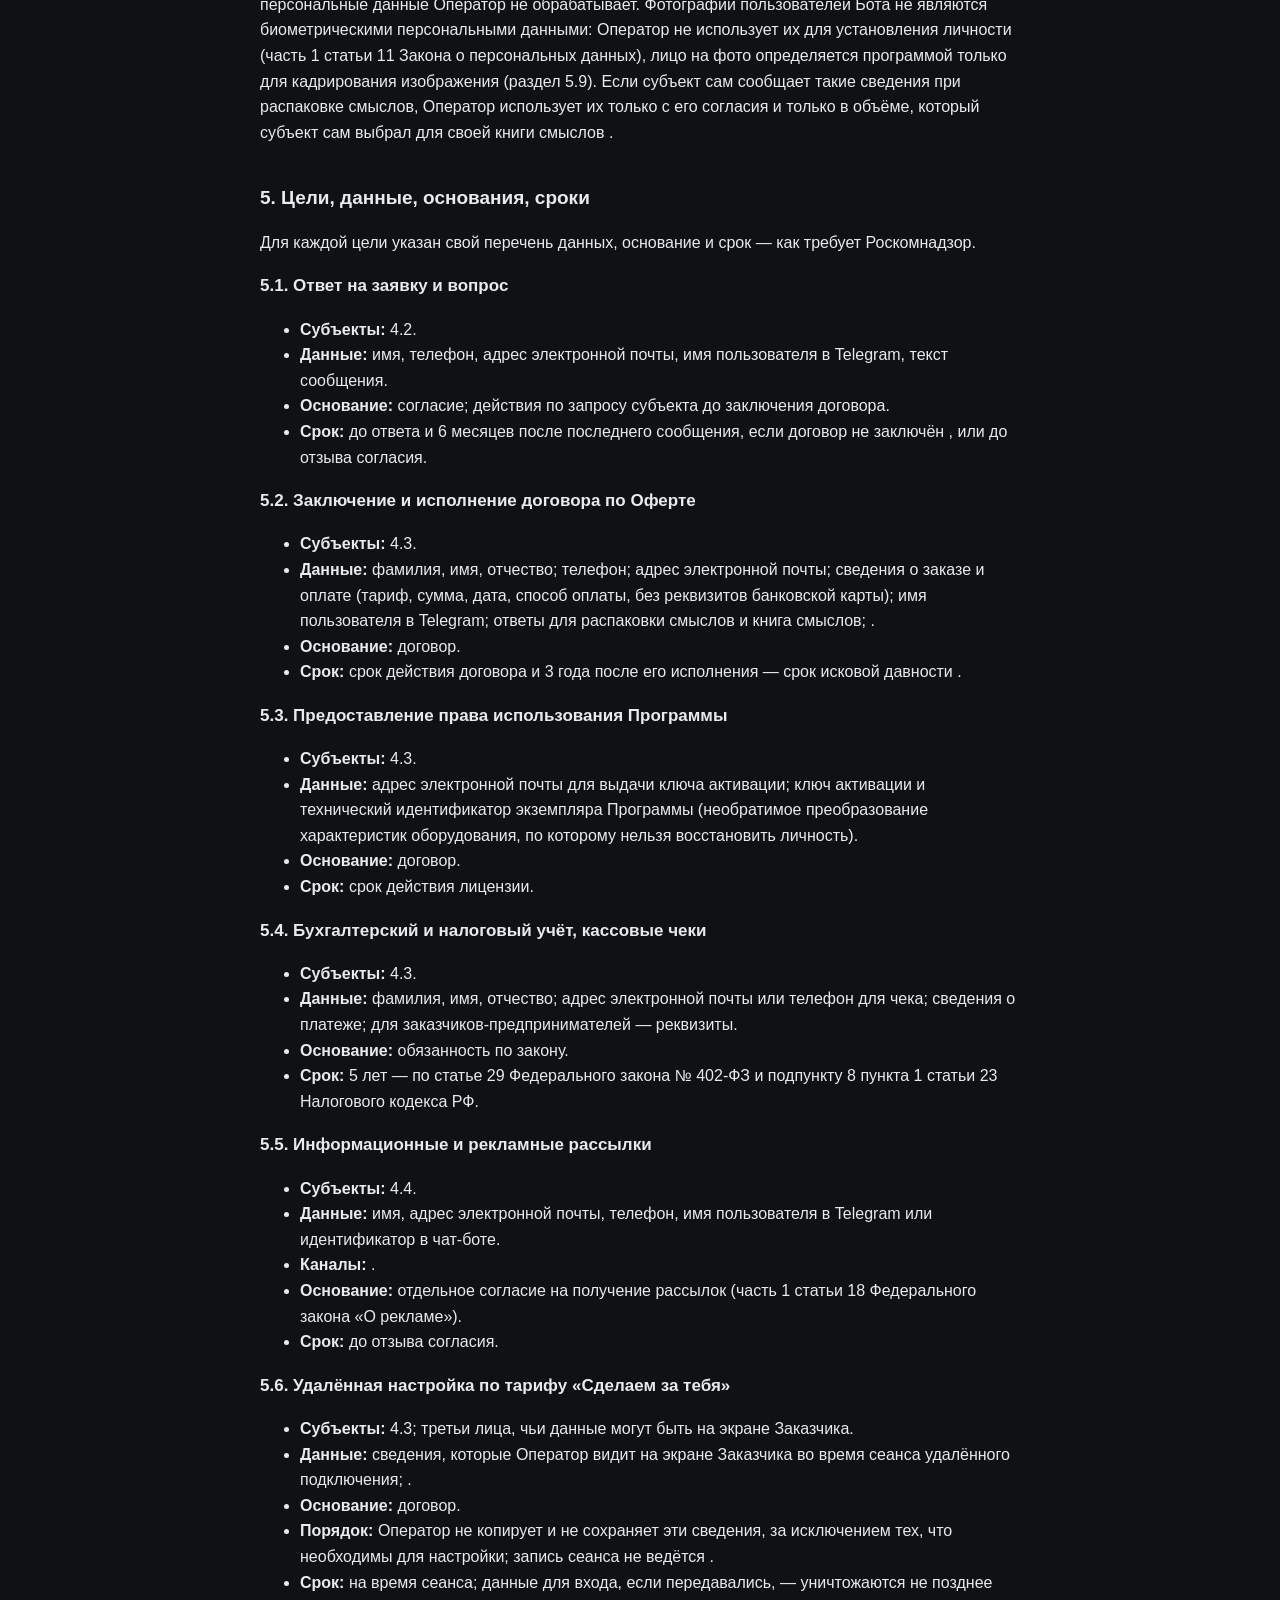
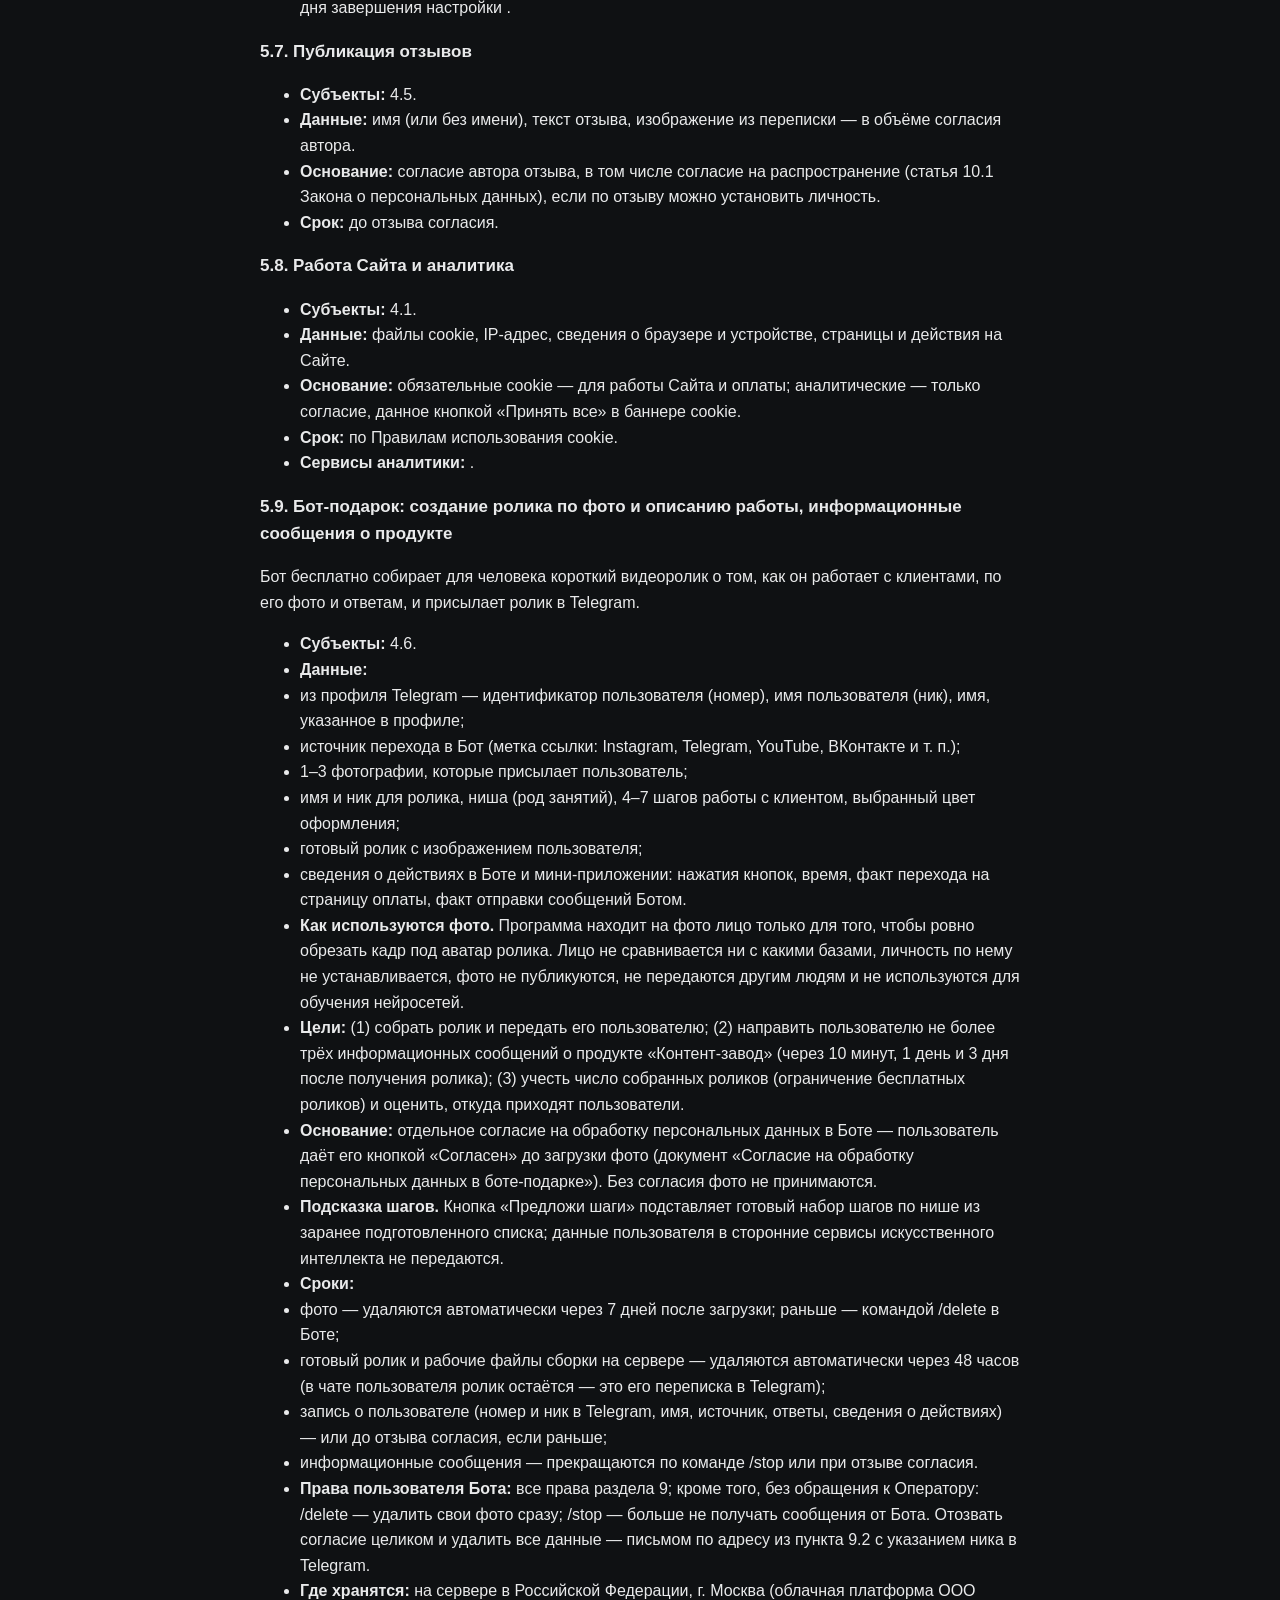
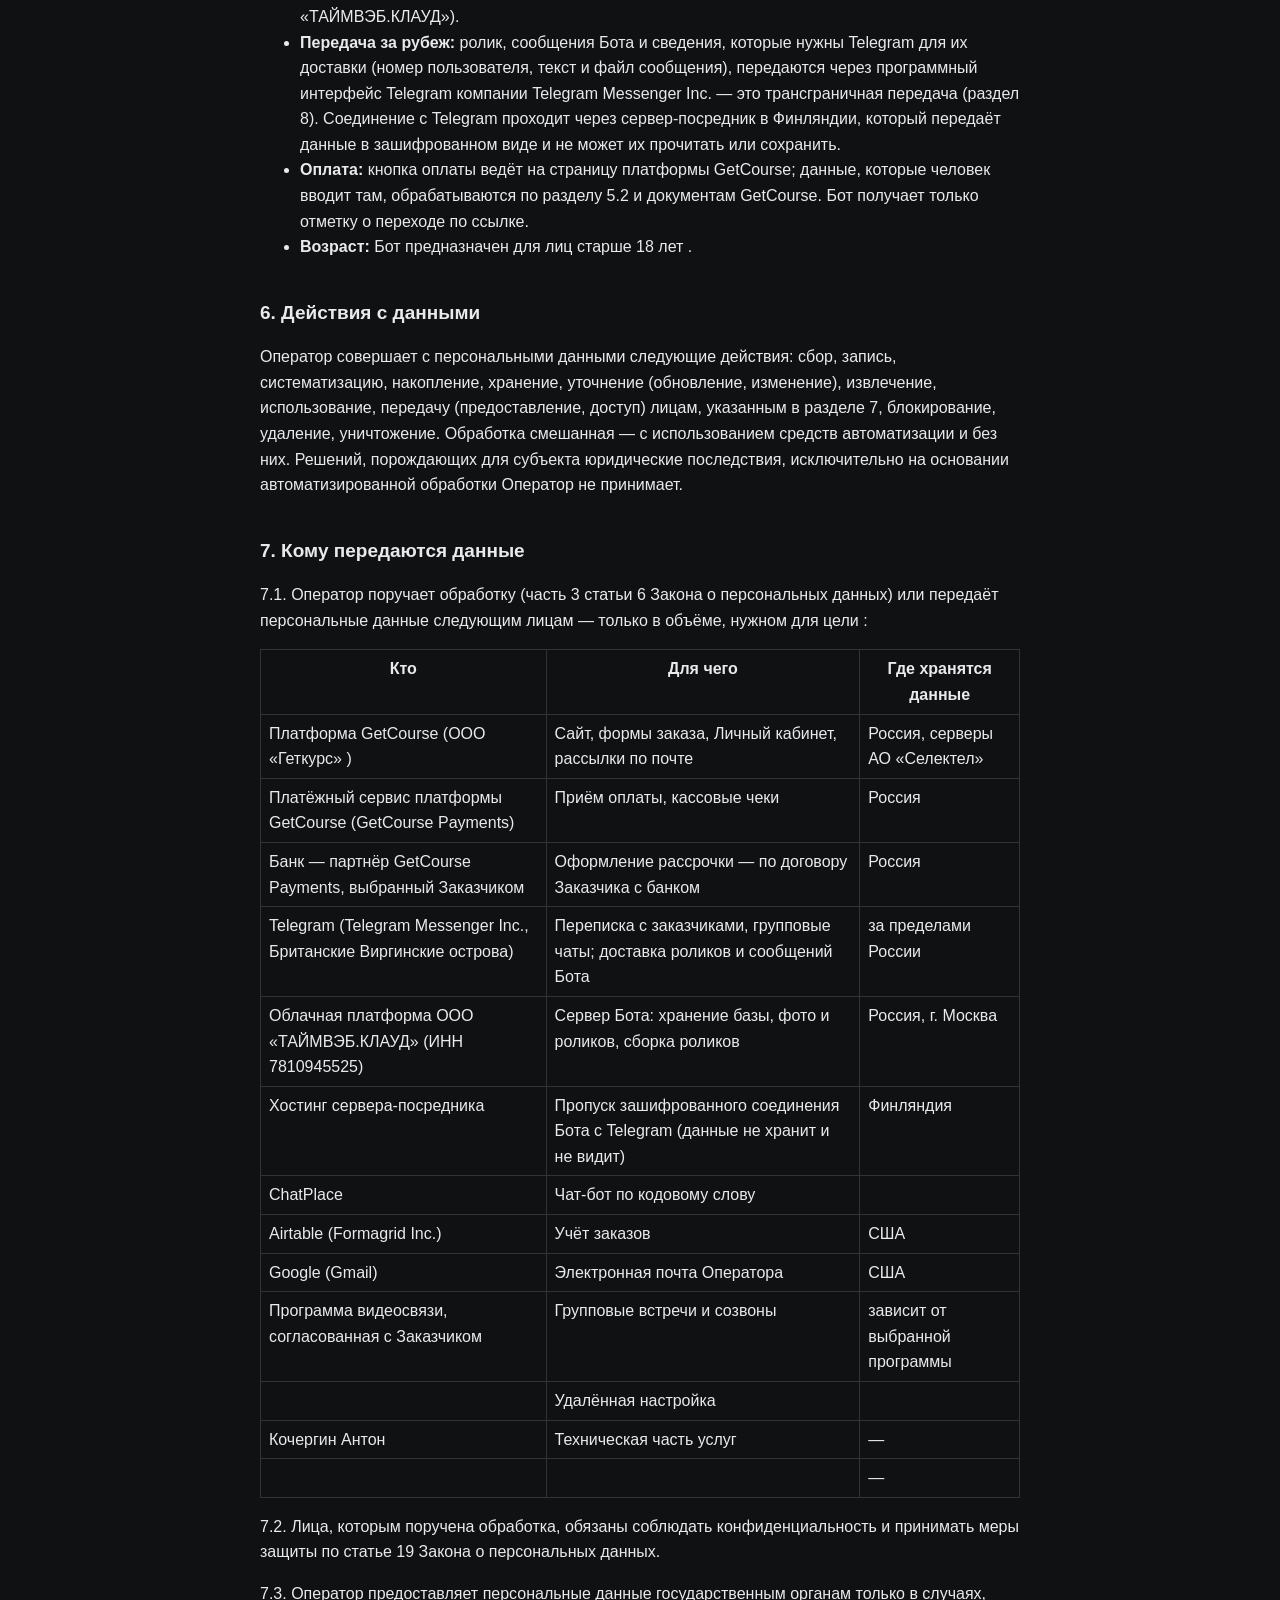
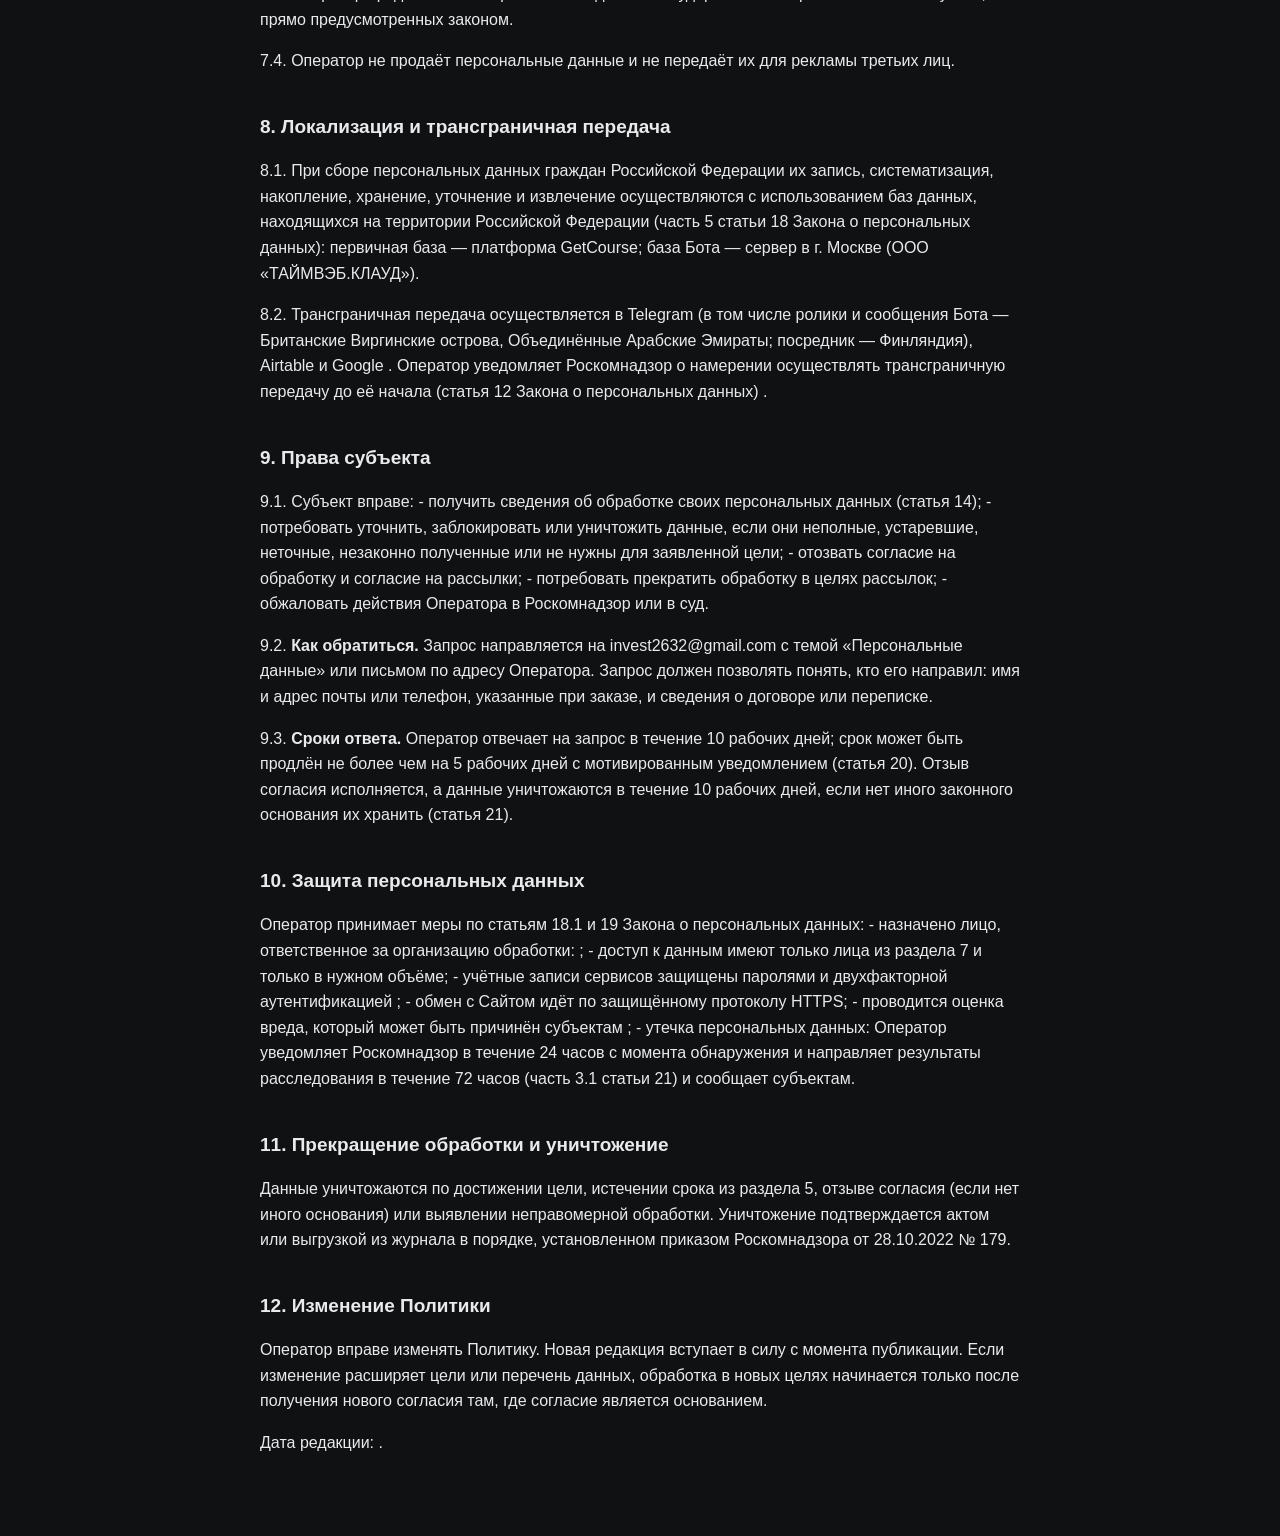
<file: podarok/dokumenty/politika.html>
<!doctype html><html lang="ru"><head><meta name="robots" content="noindex, nofollow"><meta charset="utf-8"><meta name="viewport" content="width=device-width,initial-scale=1"><title>ПОЛИТИКА ОБРАБОТКИ ПЕРСОНАЛЬНЫХ ДАННЫХ</title><style>body{margin:0;background:#0f1113;color:#e9eaeb;font:16px/1.6 -apple-system,Segoe UI,Roboto,sans-serif}
main{max-width:760px;margin:0 auto;padding:24px 16px 64px}h1{font-size:24px;line-height:1.25}h2{font-size:19px;margin-top:2em}
h3{font-size:17px}a{color:#ff5a5f}table{border-collapse:collapse;width:100%;display:block;overflow-x:auto}
td,th{border:1px solid #333;padding:6px 8px;vertical-align:top}code{background:#1d2024;padding:1px 4px;border-radius:4px}
blockquote{margin:0;padding:8px 14px;border-left:3px solid #ff5a5f;background:#17191c}</style></head><body><main><h1>ПОЛИТИКА ОБРАБОТКИ ПЕРСОНАЛЬНЫХ ДАННЫХ</h1>
<blockquote>
<p>формулировка, ждёт «ок». Документ составлен по статье 18.1 Федерального закона
от 27.07.2006 № 152-ФЗ «О персональных данных» (далее — Закон о персональных данных)
и рекомендациям Роскомнадзора по составлению политики оператора.</p>
</blockquote>
<hr />
<h2>1. Общие положения</h2>
<p>1.1. Настоящая Политика определяет, какие персональные данные, зачем, на каком основании, как и сколько времени обрабатывает оператор, кому их передаёт и как человек может реализовать свои права.</p>
<p>1.2. <strong>Оператор</strong> — индивидуальный предприниматель Чиркова Валерия Валерьевна, ИНН 183112764042, ОГРНИП 320183200004277, адрес: 107553, г. Москва, ул. Амурская, д. 2а, к. 1, электронная почта: invest2632@gmail.com, телефон: 8-912-454-66-22.</p>
<p>1.3. Сведения об Операторе внесены в реестр операторов, осуществляющих обработку персональных данных, под номером .</p>
<p>1.4. Политика действует в отношении всех персональных данных, которые Оператор получает через сайт valeriachirkova.getcourse.ru/kontentzavod и thestartmachine.ru (далее — Сайт), формы оплаты, чат-боты, мессенджеры, электронную почту и при оказании услуг по публичной оферте.</p>
<p>1.5. <strong>Чего Политика не касается.</strong> Программа «Контент-завод» работает на компьютере пользователя; фото, видео, тексты, книга смыслов пользователя и данные его клиентов Оператору программой не передаются. Оператором таких данных является сам пользователь (раздел 11 Лицензионного соглашения). Исключение — сведения, которые Оператор видит при удалённой настройке по тарифу «Сделаем за тебя» (раздел 5.6 Политики).</p>
<p>1.6. Политика опубликована в свободном доступе по адресу  (часть 2 статьи 18.1 Закона о персональных данных).</p>
<h2>2. Термины</h2>
<p>Персональные данные, обработка, оператор, распространение, предоставление, блокирование, уничтожение, обезличивание, трансграничная передача — в значениях статьи 3 Закона о персональных данных.</p>
<p><strong>Субъект</strong> — человек, к которому относятся персональные данные. <strong>Сайт</strong>, <strong>Оферта</strong>, <strong>Тариф</strong>, <strong>Программа</strong> — в значениях, указанных в публичной оферте Оператора.</p>
<h2>3. Правовые основания обработки</h2>
<p>Оператор обрабатывает персональные данные только при наличии одного из оснований статьи 6 Закона о персональных данных:
- <strong>договор</strong> — заключение и исполнение договора по Оферте, стороной которого является субъект (пункт 5 части 1 статьи 6);
- <strong>согласие субъекта</strong> — отдельное согласие на обработку персональных данных и отдельное согласие на получение рассылок (пункт 1 части 1 статьи 6, статья 9); с 01.09.2025 согласие оформляется отдельно от иных документов;
- <strong>обязанность по закону</strong> — бухгалтерский и налоговый учёт, применение контрольно-кассовой техники (пункт 2 части 1 статьи 6): Налоговый кодекс РФ, Федеральный закон № 402-ФЗ «О бухгалтерском учёте», Федеральный закон № 54-ФЗ.</p>
<h2>4. Категории субъектов</h2>
<p>4.1. Посетители Сайта.
4.2. Лица, оставившие заявку, написавшие в чат-бот, мессенджер или на почту (потенциальные заказчики).
4.3. Заказчики — лица, оплатившие Тариф, и лица, внёсшие бронь.
4.4. Подписчики рассылок.
4.5. Авторы отзывов.
4.6. Пользователи бота-подарка @Kontent_Agent_bot в Telegram (далее — Бот) и его мини-приложения.</p>
<p>Специальные категории персональных данных (здоровье, убеждения и т. п.) и биометрические персональные данные Оператор не обрабатывает. Фотографии пользователей Бота не являются биометрическими персональными данными: Оператор не использует их для установления личности (часть 1 статьи 11 Закона о персональных данных), лицо на фото определяется программой только для кадрирования изображения (раздел 5.9). Если субъект сам сообщает такие сведения при распаковке смыслов, Оператор использует их только с его согласия и только в объёме, который субъект сам выбрал для своей книги смыслов .</p>
<h2>5. Цели, данные, основания, сроки</h2>
<p>Для каждой цели указан свой перечень данных, основание и срок — как требует Роскомнадзор.</p>
<h3>5.1. Ответ на заявку и вопрос</h3>
<ul>
<li><strong>Субъекты:</strong> 4.2.</li>
<li><strong>Данные:</strong> имя, телефон, адрес электронной почты, имя пользователя в Telegram, текст сообщения.</li>
<li><strong>Основание:</strong> согласие; действия по запросу субъекта до заключения договора.</li>
<li><strong>Срок:</strong> до ответа и 6 месяцев после последнего сообщения, если договор не заключён , или до отзыва согласия.</li>
</ul>
<h3>5.2. Заключение и исполнение договора по Оферте</h3>
<ul>
<li><strong>Субъекты:</strong> 4.3.</li>
<li><strong>Данные:</strong> фамилия, имя, отчество; телефон; адрес электронной почты; сведения о заказе и оплате (тариф, сумма, дата, способ оплаты, без реквизитов банковской карты); имя пользователя в Telegram; ответы для распаковки смыслов и книга смыслов; .</li>
<li><strong>Основание:</strong> договор.</li>
<li><strong>Срок:</strong> срок действия договора и 3 года после его исполнения — срок исковой давности .</li>
</ul>
<h3>5.3. Предоставление права использования Программы</h3>
<ul>
<li><strong>Субъекты:</strong> 4.3.</li>
<li><strong>Данные:</strong> адрес электронной почты для выдачи ключа активации; ключ активации и технический идентификатор экземпляра Программы (необратимое преобразование характеристик оборудования, по которому нельзя восстановить личность).</li>
<li><strong>Основание:</strong> договор.</li>
<li><strong>Срок:</strong> срок действия лицензии.</li>
</ul>
<h3>5.4. Бухгалтерский и налоговый учёт, кассовые чеки</h3>
<ul>
<li><strong>Субъекты:</strong> 4.3.</li>
<li><strong>Данные:</strong> фамилия, имя, отчество; адрес электронной почты или телефон для чека; сведения о платеже; для заказчиков-предпринимателей — реквизиты.</li>
<li><strong>Основание:</strong> обязанность по закону.</li>
<li><strong>Срок:</strong> 5 лет — по статье 29 Федерального закона № 402-ФЗ и подпункту 8 пункта 1 статьи 23 Налогового кодекса РФ.</li>
</ul>
<h3>5.5. Информационные и рекламные рассылки</h3>
<ul>
<li><strong>Субъекты:</strong> 4.4.</li>
<li><strong>Данные:</strong> имя, адрес электронной почты, телефон, имя пользователя в Telegram или идентификатор в чат-боте.</li>
<li><strong>Каналы:</strong> .</li>
<li><strong>Основание:</strong> отдельное согласие на получение рассылок (часть 1 статьи 18 Федерального закона «О рекламе»).</li>
<li><strong>Срок:</strong> до отзыва согласия.</li>
</ul>
<h3>5.6. Удалённая настройка по тарифу «Сделаем за тебя»</h3>
<ul>
<li><strong>Субъекты:</strong> 4.3; третьи лица, чьи данные могут быть на экране Заказчика.</li>
<li><strong>Данные:</strong> сведения, которые Оператор видит на экране Заказчика во время сеанса удалённого подключения; .</li>
<li><strong>Основание:</strong> договор.</li>
<li><strong>Порядок:</strong> Оператор не копирует и не сохраняет эти сведения, за исключением тех, что необходимы для настройки; запись сеанса не ведётся .</li>
<li><strong>Срок:</strong> на время сеанса; данные для входа, если передавались, — уничтожаются не позднее дня завершения настройки .</li>
</ul>
<h3>5.7. Публикация отзывов</h3>
<ul>
<li><strong>Субъекты:</strong> 4.5.</li>
<li><strong>Данные:</strong> имя (или без имени), текст отзыва, изображение из переписки — в объёме согласия автора.</li>
<li><strong>Основание:</strong> согласие автора отзыва, в том числе согласие на распространение (статья 10.1 Закона о персональных данных), если по отзыву можно установить личность.</li>
<li><strong>Срок:</strong> до отзыва согласия.</li>
</ul>
<h3>5.8. Работа Сайта и аналитика</h3>
<ul>
<li><strong>Субъекты:</strong> 4.1.</li>
<li><strong>Данные:</strong> файлы cookie, IP-адрес, сведения о браузере и устройстве, страницы и действия на Сайте.</li>
<li><strong>Основание:</strong> обязательные cookie — для работы Сайта и оплаты; аналитические — только согласие, данное кнопкой «Принять все» в баннере cookie.</li>
<li><strong>Срок:</strong> по Правилам использования cookie.</li>
<li><strong>Сервисы аналитики:</strong> .</li>
</ul>
<h3>5.9. Бот-подарок: создание ролика по фото и описанию работы, информационные сообщения о продукте</h3>
<p>Бот бесплатно собирает для человека короткий видеоролик о том, как он работает с клиентами, по его фото и ответам, и присылает ролик в Telegram.</p>
<ul>
<li><strong>Субъекты:</strong> 4.6.</li>
<li><strong>Данные:</strong></li>
<li>из профиля Telegram — идентификатор пользователя (номер), имя пользователя (ник), имя, указанное в профиле;</li>
<li>источник перехода в Бот (метка ссылки: Instagram, Telegram, YouTube, ВКонтакте и т. п.);</li>
<li>1–3 фотографии, которые присылает пользователь;</li>
<li>имя и ник для ролика, ниша (род занятий), 4–7 шагов работы с клиентом, выбранный цвет оформления;</li>
<li>готовый ролик с изображением пользователя;</li>
<li>сведения о действиях в Боте и мини-приложении: нажатия кнопок, время, факт перехода на страницу оплаты, факт отправки сообщений Ботом.</li>
<li><strong>Как используются фото.</strong> Программа находит на фото лицо только для того, чтобы ровно обрезать кадр под аватар ролика. Лицо не сравнивается ни с какими базами, личность по нему не устанавливается, фото не публикуются, не передаются другим людям и не используются для обучения нейросетей.</li>
<li><strong>Цели:</strong> (1) собрать ролик и передать его пользователю; (2) направить пользователю не более трёх информационных сообщений о продукте «Контент-завод» (через 10 минут, 1 день и 3 дня после получения ролика); (3) учесть число собранных роликов (ограничение бесплатных роликов) и оценить, откуда приходят пользователи.</li>
<li><strong>Основание:</strong> отдельное согласие на обработку персональных данных в Боте — пользователь даёт его кнопкой «Согласен» до загрузки фото (документ «Согласие на обработку персональных данных в боте-подарке»). Без согласия фото не принимаются.</li>
<li><strong>Подсказка шагов.</strong> Кнопка «Предложи шаги» подставляет готовый набор шагов по нише из заранее подготовленного списка; данные пользователя в сторонние сервисы искусственного интеллекта не передаются.</li>
<li><strong>Сроки:</strong></li>
<li>фото — удаляются автоматически через 7 дней после загрузки; раньше — командой /delete в Боте;</li>
<li>готовый ролик и рабочие файлы сборки на сервере — удаляются автоматически через 48 часов (в чате пользователя ролик остаётся — это его переписка в Telegram);</li>
<li>запись о пользователе (номер и ник в Telegram, имя, источник, ответы, сведения о действиях) —  или до отзыва согласия, если раньше;</li>
<li>информационные сообщения — прекращаются по команде /stop или при отзыве согласия.</li>
<li><strong>Права пользователя Бота:</strong> все права раздела 9; кроме того, без обращения к Оператору: /delete — удалить свои фото сразу; /stop — больше не получать сообщения от Бота. Отозвать согласие целиком и удалить все данные — письмом по адресу из пункта 9.2 с указанием ника в Telegram.</li>
<li><strong>Где хранятся:</strong> на сервере в Российской Федерации, г. Москва (облачная платформа ООО «ТАЙМВЭБ.КЛАУД»).</li>
<li><strong>Передача за рубеж:</strong> ролик, сообщения Бота и сведения, которые нужны Telegram для их доставки (номер пользователя, текст и файл сообщения), передаются через программный интерфейс Telegram компании Telegram Messenger Inc. — это трансграничная передача (раздел 8). Соединение с Telegram проходит через сервер-посредник в Финляндии, который передаёт данные в зашифрованном виде и не может их прочитать или сохранить.</li>
<li><strong>Оплата:</strong> кнопка оплаты ведёт на страницу платформы GetCourse; данные, которые человек вводит там, обрабатываются по разделу 5.2 и документам GetCourse. Бот получает только отметку о переходе по ссылке.</li>
<li><strong>Возраст:</strong> Бот предназначен для лиц старше 18 лет .</li>
</ul>
<h2>6. Действия с данными</h2>
<p>Оператор совершает с персональными данными следующие действия: сбор, запись, систематизацию, накопление, хранение, уточнение (обновление, изменение), извлечение, использование, передачу (предоставление, доступ) лицам, указанным в разделе 7, блокирование, удаление, уничтожение. Обработка смешанная — с использованием средств автоматизации и без них. Решений, порождающих для субъекта юридические последствия, исключительно на основании автоматизированной обработки Оператор не принимает.</p>
<h2>7. Кому передаются данные</h2>
<p>7.1. Оператор поручает обработку (часть 3 статьи 6 Закона о персональных данных) или передаёт персональные данные следующим лицам — только в объёме, нужном для цели :</p>
<table>
<thead>
<tr>
<th>Кто</th>
<th>Для чего</th>
<th>Где хранятся данные</th>
</tr>
</thead>
<tbody>
<tr>
<td>Платформа GetCourse (ООО «Геткурс» )</td>
<td>Сайт, формы заказа, Личный кабинет, рассылки по почте</td>
<td>Россия, серверы АО «Селектел»</td>
</tr>
<tr>
<td>Платёжный сервис платформы GetCourse (GetCourse Payments)</td>
<td>Приём оплаты, кассовые чеки</td>
<td>Россия</td>
</tr>
<tr>
<td>Банк — партнёр GetCourse Payments, выбранный Заказчиком</td>
<td>Оформление рассрочки — по договору Заказчика с банком</td>
<td>Россия</td>
</tr>
<tr>
<td>Telegram (Telegram Messenger Inc., Британские Виргинские острова)</td>
<td>Переписка с заказчиками, групповые чаты; доставка роликов и сообщений Бота</td>
<td>за пределами России</td>
</tr>
<tr>
<td>Облачная платформа ООО «ТАЙМВЭБ.КЛАУД» (ИНН 7810945525)</td>
<td>Сервер Бота: хранение базы, фото и роликов, сборка роликов</td>
<td>Россия, г. Москва</td>
</tr>
<tr>
<td>Хостинг сервера-посредника</td>
<td>Пропуск зашифрованного соединения Бота с Telegram (данные не хранит и не видит)</td>
<td>Финляндия</td>
</tr>
<tr>
<td>ChatPlace</td>
<td>Чат-бот по кодовому слову</td>
<td></td>
</tr>
<tr>
<td>Airtable (Formagrid Inc.)</td>
<td>Учёт заказов</td>
<td>США</td>
</tr>
<tr>
<td>Google (Gmail)</td>
<td>Электронная почта Оператора</td>
<td>США</td>
</tr>
<tr>
<td>Программа видеосвязи, согласованная с Заказчиком</td>
<td>Групповые встречи и созвоны</td>
<td>зависит от выбранной программы</td>
</tr>
<tr>
<td></td>
<td>Удалённая настройка</td>
<td></td>
</tr>
<tr>
<td>Кочергин Антон</td>
<td>Техническая часть услуг</td>
<td>—</td>
</tr>
<tr>
<td></td>
<td></td>
<td>—</td>
</tr>
</tbody>
</table>
<p>7.2. Лица, которым поручена обработка, обязаны соблюдать конфиденциальность и принимать меры защиты по статье 19 Закона о персональных данных.</p>
<p>7.3. Оператор предоставляет персональные данные государственным органам только в случаях, прямо предусмотренных законом.</p>
<p>7.4. Оператор не продаёт персональные данные и не передаёт их для рекламы третьих лиц.</p>
<h2>8. Локализация и трансграничная передача</h2>
<p>8.1. При сборе персональных данных граждан Российской Федерации их запись, систематизация, накопление, хранение, уточнение и извлечение осуществляются с использованием баз данных, находящихся на территории Российской Федерации (часть 5 статьи 18 Закона о персональных данных): первичная база — платформа GetCourse; база Бота — сервер в г. Москве (ООО «ТАЙМВЭБ.КЛАУД»).</p>
<p>8.2. Трансграничная передача осуществляется в Telegram (в том числе ролики и сообщения Бота — Британские Виргинские острова, Объединённые Арабские Эмираты; посредник — Финляндия), Airtable и Google . Оператор уведомляет Роскомнадзор о намерении осуществлять трансграничную передачу до её начала (статья 12 Закона о персональных данных) .</p>
<h2>9. Права субъекта</h2>
<p>9.1. Субъект вправе:
- получить сведения об обработке своих персональных данных (статья 14);
- потребовать уточнить, заблокировать или уничтожить данные, если они неполные, устаревшие, неточные, незаконно полученные или не нужны для заявленной цели;
- отозвать согласие на обработку и согласие на рассылки;
- потребовать прекратить обработку в целях рассылок;
- обжаловать действия Оператора в Роскомнадзор или в суд.</p>
<p>9.2. <strong>Как обратиться.</strong> Запрос направляется на invest2632@gmail.com с темой «Персональные данные» или письмом по адресу Оператора. Запрос должен позволять понять, кто его направил: имя и адрес почты или телефон, указанные при заказе, и сведения о договоре или переписке.</p>
<p>9.3. <strong>Сроки ответа.</strong> Оператор отвечает на запрос в течение 10 рабочих дней; срок может быть продлён не более чем на 5 рабочих дней с мотивированным уведомлением (статья 20). Отзыв согласия исполняется, а данные уничтожаются в течение 10 рабочих дней, если нет иного законного основания их хранить (статья 21).</p>
<h2>10. Защита персональных данных</h2>
<p>Оператор принимает меры по статьям 18.1 и 19 Закона о персональных данных:
- назначено лицо, ответственное за организацию обработки: ;
- доступ к данным имеют только лица из раздела 7 и только в нужном объёме;
- учётные записи сервисов защищены паролями и двухфакторной аутентификацией ;
- обмен с Сайтом идёт по защищённому протоколу HTTPS;
- проводится оценка вреда, который может быть причинён субъектам ;
- утечка персональных данных: Оператор уведомляет Роскомнадзор в течение 24 часов с момента обнаружения и направляет результаты расследования в течение 72 часов (часть 3.1 статьи 21) и сообщает субъектам.</p>
<h2>11. Прекращение обработки и уничтожение</h2>
<p>Данные уничтожаются по достижении цели, истечении срока из раздела 5, отзыве согласия (если нет иного основания) или выявлении неправомерной обработки. Уничтожение подтверждается актом или выгрузкой из журнала в порядке, установленном приказом Роскомнадзора от 28.10.2022 № 179.</p>
<h2>12. Изменение Политики</h2>
<p>Оператор вправе изменять Политику. Новая редакция вступает в силу с момента публикации. Если изменение расширяет цели или перечень данных, обработка в новых целях начинается только после получения нового согласия там, где согласие является основанием.</p>
<p>Дата редакции: .</p></main></body></html>
</file>
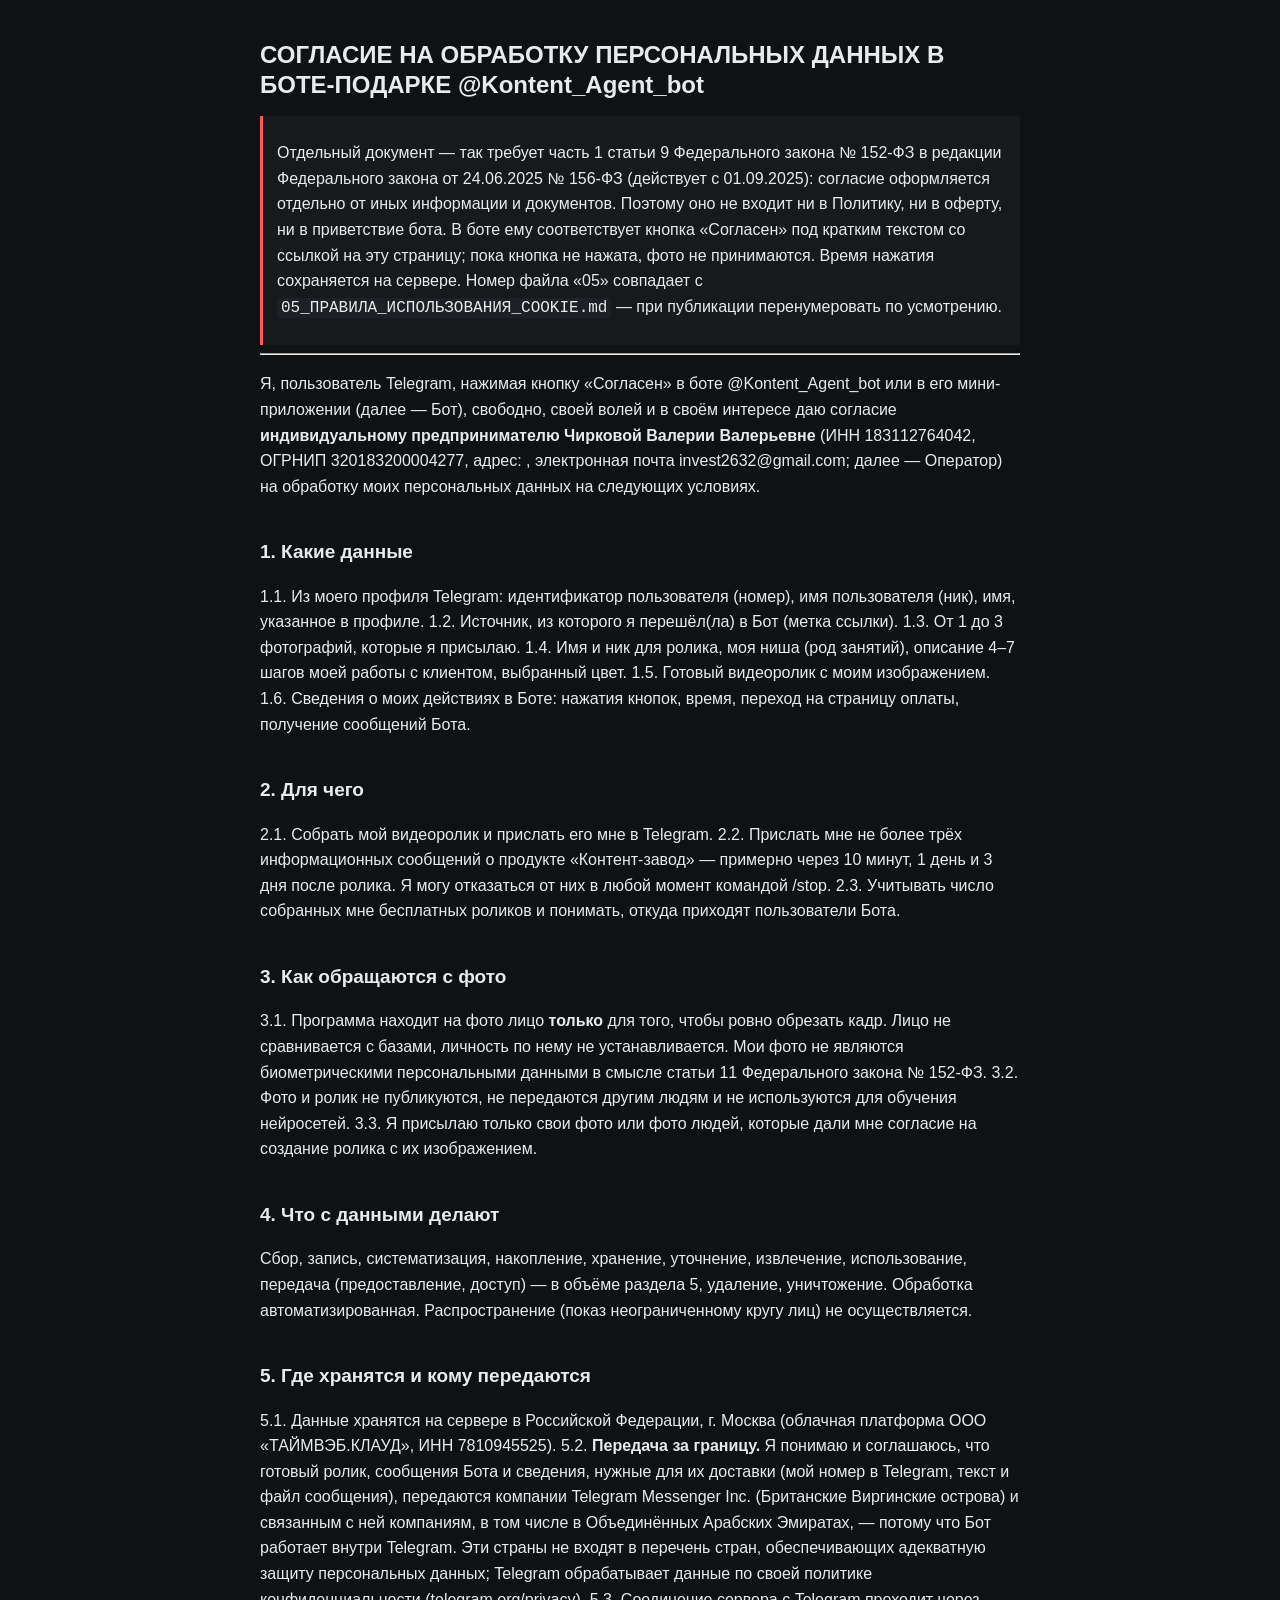
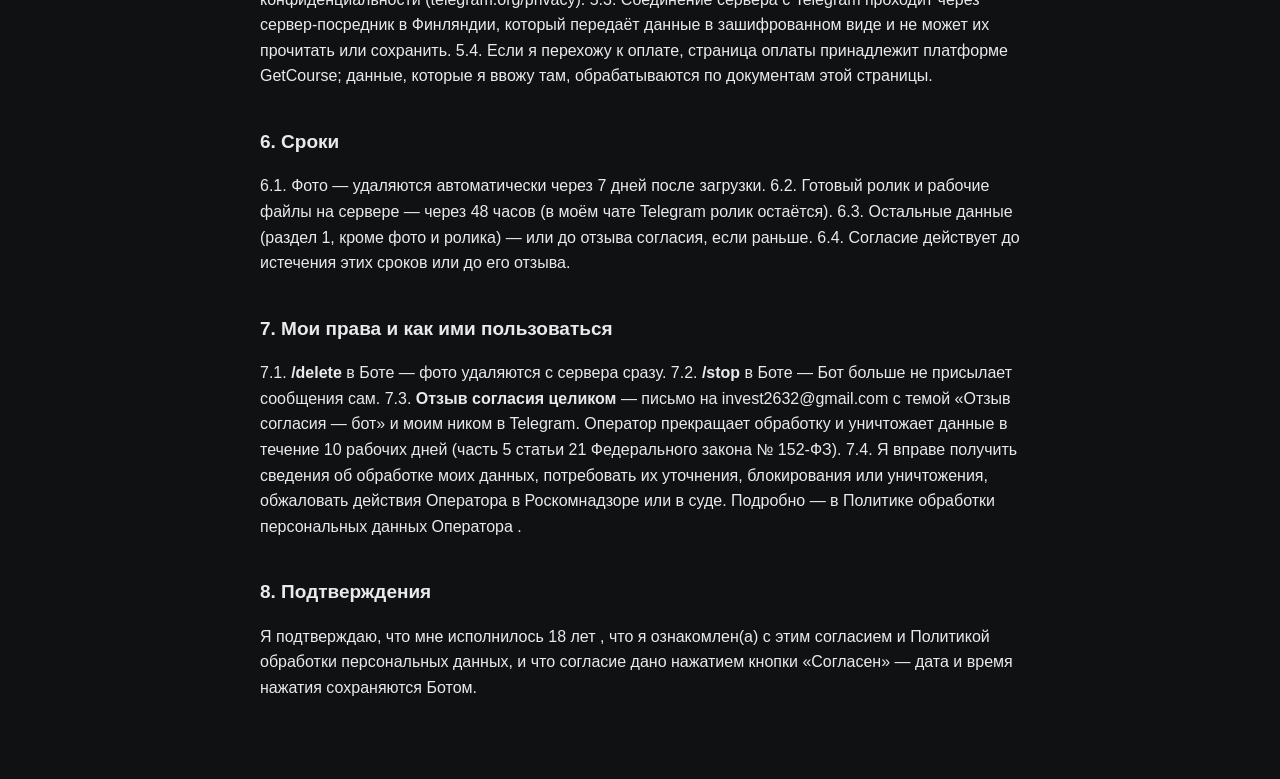
<file: podarok/dokumenty/soglasie.html>
<!doctype html><html lang="ru"><head><meta name="robots" content="noindex, nofollow"><meta charset="utf-8"><meta name="viewport" content="width=device-width,initial-scale=1"><title>СОГЛАСИЕ НА ОБРАБОТКУ ПЕРСОНАЛЬНЫХ ДАННЫХ В БОТЕ-ПОДАРКЕ @Kontent_Agent_bot</title><style>body{margin:0;background:#0f1113;color:#e9eaeb;font:16px/1.6 -apple-system,Segoe UI,Roboto,sans-serif}
main{max-width:760px;margin:0 auto;padding:24px 16px 64px}h1{font-size:24px;line-height:1.25}h2{font-size:19px;margin-top:2em}
h3{font-size:17px}a{color:#ff5a5f}table{border-collapse:collapse;width:100%;display:block;overflow-x:auto}
td,th{border:1px solid #333;padding:6px 8px;vertical-align:top}code{background:#1d2024;padding:1px 4px;border-radius:4px}
blockquote{margin:0;padding:8px 14px;border-left:3px solid #ff5a5f;background:#17191c}</style></head><body><main><h1>СОГЛАСИЕ НА ОБРАБОТКУ ПЕРСОНАЛЬНЫХ ДАННЫХ В БОТЕ-ПОДАРКЕ @Kontent_Agent_bot</h1>
<blockquote>
<p>Отдельный документ — так требует часть 1 статьи 9 Федерального закона № 152-ФЗ
в редакции Федерального закона от 24.06.2025 № 156-ФЗ (действует с 01.09.2025):
согласие оформляется отдельно от иных информации и документов. Поэтому оно не
входит ни в Политику, ни в оферту, ни в приветствие бота. В боте ему
соответствует кнопка «Согласен» под кратким текстом со ссылкой на эту страницу;
пока кнопка не нажата, фото не принимаются. Время нажатия сохраняется на сервере.
Номер файла «05» совпадает с <code>05_ПРАВИЛА_ИСПОЛЬЗОВАНИЯ_COOKIE.md</code> — при публикации
перенумеровать по усмотрению.</p>
</blockquote>
<hr />
<p>Я, пользователь Telegram, нажимая кнопку «Согласен» в боте @Kontent_Agent_bot или в его мини-приложении (далее — Бот), свободно, своей волей и в своём интересе даю согласие <strong>индивидуальному предпринимателю Чирковой Валерии Валерьевне</strong> (ИНН 183112764042, ОГРНИП 320183200004277, адрес: , электронная почта invest2632@gmail.com; далее — Оператор) на обработку моих персональных данных на следующих условиях.</p>
<h2>1. Какие данные</h2>
<p>1.1. Из моего профиля Telegram: идентификатор пользователя (номер), имя пользователя (ник), имя, указанное в профиле.
1.2. Источник, из которого я перешёл(ла) в Бот (метка ссылки).
1.3. От 1 до 3 фотографий, которые я присылаю.
1.4. Имя и ник для ролика, моя ниша (род занятий), описание 4–7 шагов моей работы с клиентом, выбранный цвет.
1.5. Готовый видеоролик с моим изображением.
1.6. Сведения о моих действиях в Боте: нажатия кнопок, время, переход на страницу оплаты, получение сообщений Бота.</p>
<h2>2. Для чего</h2>
<p>2.1. Собрать мой видеоролик и прислать его мне в Telegram.
2.2. Прислать мне не более трёх информационных сообщений о продукте «Контент-завод» — примерно через 10 минут, 1 день и 3 дня после ролика. Я могу отказаться от них в любой момент командой /stop. 
2.3. Учитывать число собранных мне бесплатных роликов и понимать, откуда приходят пользователи Бота.</p>
<h2>3. Как обращаются с фото</h2>
<p>3.1. Программа находит на фото лицо <strong>только</strong> для того, чтобы ровно обрезать кадр. Лицо не сравнивается с базами, личность по нему не устанавливается. Мои фото не являются биометрическими персональными данными в смысле статьи 11 Федерального закона № 152-ФЗ.
3.2. Фото и ролик не публикуются, не передаются другим людям и не используются для обучения нейросетей.
3.3. Я присылаю только свои фото или фото людей, которые дали мне согласие на создание ролика с их изображением.</p>
<h2>4. Что с данными делают</h2>
<p>Сбор, запись, систематизация, накопление, хранение, уточнение, извлечение, использование, передача (предоставление, доступ) — в объёме раздела 5, удаление, уничтожение. Обработка автоматизированная. Распространение (показ неограниченному кругу лиц) не осуществляется.</p>
<h2>5. Где хранятся и кому передаются</h2>
<p>5.1. Данные хранятся на сервере в Российской Федерации, г. Москва (облачная платформа ООО «ТАЙМВЭБ.КЛАУД», ИНН 7810945525).
5.2. <strong>Передача за границу.</strong> Я понимаю и соглашаюсь, что готовый ролик, сообщения Бота и сведения, нужные для их доставки (мой номер в Telegram, текст и файл сообщения), передаются компании Telegram Messenger Inc. (Британские Виргинские острова) и связанным с ней компаниям, в том числе в Объединённых Арабских Эмиратах, — потому что Бот работает внутри Telegram. Эти страны не входят в перечень стран, обеспечивающих адекватную защиту персональных данных; Telegram обрабатывает данные по своей политике конфиденциальности (telegram.org/privacy).
5.3. Соединение сервера с Telegram проходит через сервер-посредник в Финляндии, который передаёт данные в зашифрованном виде и не может их прочитать или сохранить.
5.4. Если я перехожу к оплате, страница оплаты принадлежит платформе GetCourse; данные, которые я ввожу там, обрабатываются по документам этой страницы.</p>
<h2>6. Сроки</h2>
<p>6.1. Фото — удаляются автоматически через 7 дней после загрузки.
6.2. Готовый ролик и рабочие файлы на сервере — через 48 часов (в моём чате Telegram ролик остаётся).
6.3. Остальные данные (раздел 1, кроме фото и ролика) —  или до отзыва согласия, если раньше.
6.4. Согласие действует до истечения этих сроков или до его отзыва.</p>
<h2>7. Мои права и как ими пользоваться</h2>
<p>7.1. <strong>/delete</strong> в Боте — фото удаляются с сервера сразу.
7.2. <strong>/stop</strong> в Боте — Бот больше не присылает сообщения сам.
7.3. <strong>Отзыв согласия целиком</strong> — письмо на invest2632@gmail.com с темой «Отзыв согласия — бот» и моим ником в Telegram. Оператор прекращает обработку и уничтожает данные в течение 10 рабочих дней (часть 5 статьи 21 Федерального закона № 152-ФЗ).
7.4. Я вправе получить сведения об обработке моих данных, потребовать их уточнения, блокирования или уничтожения, обжаловать действия Оператора в Роскомнадзоре или в суде. Подробно — в Политике обработки персональных данных Оператора .</p>
<h2>8. Подтверждения</h2>
<p>Я подтверждаю, что мне исполнилось 18 лет , что я ознакомлен(а) с этим согласием и Политикой обработки персональных данных, и что согласие дано нажатием кнопки «Согласен» — дата и время нажатия сохраняются Ботом.</p></main></body></html>
</file>
<file: podarok/app.css>
/* Контент-завод · мини-приложение лид-магнита. Стиль — сайт завода + брендбук v1.0 */
@font-face{font-family:'Onest';font-weight:400;font-display:swap;src:url(fonts/onest-400-cyrillic.woff2) format('woff2');unicode-range:U+0301,U+0400-045F,U+0490-0491,U+04B0-04B1,U+2116}
@font-face{font-family:'Onest';font-weight:400;font-display:swap;src:url(fonts/onest-400-latin.woff2) format('woff2');unicode-range:U+0000-00FF,U+0131,U+0152-0153,U+02BB-02BC,U+02C6,U+02DA,U+02DC,U+0304,U+0308,U+0329,U+2000-206F,U+20AC,U+2122,U+2191,U+2193,U+2212,U+2215,U+FEFF,U+FFFD}
@font-face{font-family:'Onest';font-weight:500;font-display:swap;src:url(fonts/onest-500-cyrillic.woff2) format('woff2');unicode-range:U+0301,U+0400-045F,U+0490-0491,U+04B0-04B1,U+2116}
@font-face{font-family:'Onest';font-weight:500;font-display:swap;src:url(fonts/onest-500-latin.woff2) format('woff2');unicode-range:U+0000-00FF,U+0131,U+0152-0153,U+02BB-02BC,U+02C6,U+02DA,U+02DC,U+0304,U+0308,U+0329,U+2000-206F,U+20AC,U+2122,U+2191,U+2193,U+2212,U+2215,U+FEFF,U+FFFD}
@font-face{font-family:'Oswald';font-weight:500;font-display:swap;src:url(fonts/oswald-500-cyrillic.woff2) format('woff2');unicode-range:U+0301,U+0400-045F,U+0490-0491,U+04B0-04B1,U+2116}
@font-face{font-family:'Oswald';font-weight:500;font-display:swap;src:url(fonts/oswald-500-latin.woff2) format('woff2');unicode-range:U+0000-00FF,U+0131,U+0152-0153,U+02BB-02BC,U+02C6,U+02DA,U+02DC,U+0304,U+0308,U+0329,U+2000-206F,U+20AC,U+2122,U+2191,U+2193,U+2212,U+2215,U+FEFF,U+FFFD}
@font-face{font-family:'Oswald';font-weight:600;font-display:swap;src:url(fonts/oswald-600-cyrillic.woff2) format('woff2');unicode-range:U+0301,U+0400-045F,U+0490-0491,U+04B0-04B1,U+2116}
@font-face{font-family:'Oswald';font-weight:600;font-display:swap;src:url(fonts/oswald-600-latin.woff2) format('woff2');unicode-range:U+0000-00FF,U+0131,U+0152-0153,U+02BB-02BC,U+02C6,U+02DA,U+02DC,U+0304,U+0308,U+0329,U+2000-206F,U+20AC,U+2122,U+2191,U+2193,U+2212,U+2215,U+FEFF,U+FFFD}

:root{
  --red:#E4102B; --red-l:#FF3B52; --ink:#161A1D; --night:#0B0D0F; --card:#0F1214;
  --paper:#F5F6F7; --muted:rgba(255,255,255,.72); --dim:rgba(255,255,255,.5);
  --line:rgba(255,255,255,.12);
  --ease:cubic-bezier(.2,.7,.2,1);
  --safe-t:max(env(safe-area-inset-top,0px), calc(var(--tg-safe-area-inset-top,0px) + var(--tg-content-safe-area-inset-top,0px)));
  --safe-b:max(env(safe-area-inset-bottom,0px), var(--tg-safe-area-inset-bottom,0px));
  --top-h:56px; --cta-h:88px;
  --H:Oswald,Impact,sans-serif; --T:Onest,Arial,sans-serif;
}
*{box-sizing:border-box;margin:0;padding:0;-webkit-tap-highlight-color:transparent}
html,body{background:var(--night);color:#fff}
body{font:400 16px/1.5 var(--T);min-height:100vh;min-height:100dvh;overflow-x:hidden;-webkit-font-smoothing:antialiased;overscroll-behavior-y:none}
img,video{display:block;max-width:100%}
button{font:inherit;color:inherit;background:none;border:0;cursor:pointer}
input{font:inherit}
[hidden]{display:none!important}
em{font-style:normal;color:var(--red-l)}

/* фон: сетка + красное свечение из угла (брендбук, «фон с сеткой») */
.bg{position:fixed;inset:0;z-index:0;pointer-events:none;overflow:hidden}
.bg .grid{position:absolute;inset:0;background-image:linear-gradient(var(--line) 1px,transparent 1px),linear-gradient(90deg,var(--line) 1px,transparent 1px);background-size:44px 44px;-webkit-mask-image:radial-gradient(ellipse at 20% 10%,#000 10%,transparent 65%);mask-image:radial-gradient(ellipse at 20% 10%,#000 10%,transparent 65%);opacity:.45}
.bg .glow{position:absolute;width:640px;height:640px;left:-260px;top:-280px;background:radial-gradient(circle,rgba(228,16,43,.35),transparent 62%);transition:transform 1.2s var(--ease),opacity 1.2s}
body[data-screen="build"] .bg .glow{transform:translate(160px,120px) scale(1.15)}
body[data-screen="done"] .bg .glow{opacity:.6}

/* шапка */
.top{position:fixed;top:0;left:0;right:0;z-index:30;display:flex;align-items:center;gap:12px;padding:calc(var(--safe-t) + 10px) 16px 10px;background:linear-gradient(rgba(11,13,15,.92),rgba(11,13,15,.72));backdrop-filter:blur(12px);-webkit-backdrop-filter:blur(12px);border-bottom:1px solid transparent;transition:border-color .3s}
.top.scrolled{border-color:var(--line)}
.logo{font:600 16px/1 var(--H);letter-spacing:.08em;display:flex;align-items:center;gap:9px;white-space:nowrap}
.logo i{width:8px;height:8px;border-radius:50%;background:var(--red-l);animation:pulse 2s infinite}
@keyframes pulse{0%{box-shadow:0 0 0 0 rgba(255,59,82,.6)}70%{box-shadow:0 0 0 10px rgba(255,59,82,0)}100%{box-shadow:0 0 0 0 rgba(255,59,82,0)}}
.back{width:36px;height:36px;margin-left:-8px;border-radius:10px;display:none;place-items:center}
.back svg{width:22px;height:22px;stroke:#fff;fill:none;stroke-width:1.8;stroke-linecap:round;stroke-linejoin:round}
body.can-back:not(.tg) .back{display:grid}
.steps{margin-left:auto;display:flex;gap:5px}
.steps i{width:14px;height:3px;border-radius:2px;background:rgba(255,255,255,.18);transition:background .4s,width .4s var(--ease)}
.steps i.on{background:var(--red-l);width:22px}
.steps i.past{background:rgba(255,59,82,.55)}

/* экраны */
main{position:relative;z-index:1;overflow-x:hidden;overflow-x:clip}
.scr{display:none;position:relative;padding:calc(var(--safe-t) + var(--top-h) + 22px) 16px calc(var(--cta-h) + var(--safe-b) + 28px);max-width:480px;margin:0 auto;min-height:100vh;min-height:100dvh}
body.tg .scr{padding-bottom:calc(var(--safe-b) + 32px)}
.scr.active{display:block;animation:scrIn .55s var(--ease) both}
.scr.active.from-back{animation-name:scrInBack}
.scr.leaving{display:block;position:absolute;left:0;right:0;top:0;animation:scrOut .3s ease both;pointer-events:none}
@keyframes scrIn{from{opacity:0;transform:translateX(28px)}to{opacity:1;transform:none}}
@keyframes scrInBack{from{opacity:0;transform:translateX(-28px)}to{opacity:1;transform:none}}
@keyframes scrOut{to{opacity:0;transform:translateX(-18px)}}

/* появление элементов внутри экрана */
.scr.active .in{animation:rise .8s var(--ease) both}
.d2{animation-delay:.12s!important}.d3{animation-delay:.22s!important}.d4{animation-delay:.32s!important}.d5{animation-delay:.42s!important}
@keyframes rise{from{opacity:0;transform:translateY(18px)}to{opacity:1;transform:none}}

/* типографика */
.eyebrow{display:flex;align-items:center;gap:10px;font:500 12px/1 var(--H);letter-spacing:.16em;text-transform:uppercase;color:var(--red-l);margin-bottom:14px}
.eyebrow::before{content:"";width:40px;height:3px;background:currentColor;border-radius:2px}
.title{font:600 clamp(38px,11vw,48px)/1.02 var(--H);letter-spacing:-.005em;margin:18px 0 16px}
.title .ln{display:block;overflow:hidden;padding-bottom:.04em}
.title .ln>span{display:block}
.scr.active .title .ln>span{animation:lnUp .9s var(--ease) both}
.scr.active .title .ln:nth-child(2)>span{animation-delay:.1s}
.scr.active .title .ln:nth-child(3)>span{animation-delay:.2s}
@keyframes lnUp{from{transform:translateY(105%)}to{transform:none}}
.title2{font:600 clamp(32px,9vw,40px)/1.04 var(--H);margin:0 0 10px}
.lead{font-size:16px;line-height:1.5;color:var(--muted)}
.promise{display:flex;align-items:center;gap:10px;margin:14px 0 0;font:500 13px/1.3 var(--H);letter-spacing:.09em;text-transform:uppercase;color:var(--paper)}
.promise .dot{width:7px;height:7px;flex:none;border-radius:50%;background:var(--red-l)}
.fine{font-size:13px;line-height:1.45;color:var(--dim);margin-top:16px}
.center{text-align:center}

/* плашка-анонс */
.plaque{display:inline-flex;align-items:center;gap:10px;padding:9px 14px;border:1px solid rgba(228,16,43,.7);border-radius:10px;background:linear-gradient(90deg,rgba(228,16,43,.18),rgba(228,16,43,.04));box-shadow:0 0 34px -10px rgba(228,16,43,.6);font:500 12px/1 var(--H);letter-spacing:.14em;text-transform:uppercase}
.plaque i{width:7px;height:7px;border-radius:50%;background:var(--red-l);animation:pulse 2s infinite}

/* кнопки */
.btn{display:inline-flex;align-items:center;justify-content:center;gap:10px;min-height:56px;padding:0 22px;border-radius:12px;background:var(--red);color:#fff;font:500 15px/1 var(--H);letter-spacing:.1em;text-transform:uppercase;box-shadow:0 14px 36px -14px rgba(228,16,43,.75);transition:transform .2s var(--ease),background .2s,box-shadow .2s,opacity .2s;user-select:none}
.btn:active{transform:scale(.97)}
.btn .arr{transition:transform .25s var(--ease)}
.btn:hover .arr{transform:translateX(4px)}
.btn svg{width:20px;height:20px;stroke:currentColor;fill:none;stroke-width:1.6;stroke-linecap:round;stroke-linejoin:round}
.btn.ghost{background:transparent;border:1px solid rgba(255,255,255,.28);box-shadow:none}
.btn.block{display:flex;width:100%}
.btn.white{background:#fff;color:var(--ink);box-shadow:0 14px 36px -18px rgba(255,255,255,.35)}
.btn[disabled]{opacity:.38;box-shadow:none;pointer-events:none}
.link-btn{display:block;margin:14px auto 0;padding:10px;font:500 13px/1 var(--H);letter-spacing:.12em;text-transform:uppercase;color:var(--muted);text-decoration:underline;text-decoration-color:rgba(255,59,82,.6);text-underline-offset:5px}

/* нижняя панель действия (вне Telegram; в Telegram её роль играет MainButton) */
.cta{position:fixed;left:0;right:0;bottom:0;z-index:25;padding:14px 16px calc(var(--safe-b) + 14px);background:linear-gradient(transparent,rgba(11,13,15,.94) 38%);transition:transform .45s var(--ease),opacity .3s}
.cta .btn{max-width:448px;margin:0 auto}
.cta.hide{transform:translateY(110%);opacity:0;pointer-events:none}
body.tg .cta{display:none}


/* ===== 1. приветствие ===== */
.phone{background:#050607;border:1px solid var(--line);border-radius:30px;padding:8px;box-shadow:0 40px 80px -40px rgba(0,0,0,.9),0 0 60px -20px rgba(228,16,43,.35)}
.scr9{position:relative;aspect-ratio:9/16;border-radius:23px;overflow:hidden;background:#15181b}
.example{position:relative;width:64%;max-width:240px;margin:26px auto 30px}
.example .phone{animation:floaty 6s ease-in-out infinite}
@keyframes floaty{0%,100%{transform:translateY(0)}50%{transform:translateY(-8px)}}
.example figcaption{display:flex;align-items:center;justify-content:center;gap:8px;margin-top:14px;text-align:center;font-size:12.5px;line-height:1.35;color:var(--dim)}
.example figcaption .dot{width:6px;height:6px;flex:none;border-radius:50%;background:var(--red-l)}
.how{list-style:none;display:grid;gap:10px}
.how li{display:flex;gap:16px;align-items:center;background:var(--card);border:1px solid var(--line);border-radius:18px;padding:16px 18px}
.how b{font:600 30px/1 var(--H);color:var(--red-l);min-width:40px}
.how strong{display:block;font:600 19px/1.15 var(--H);letter-spacing:.01em}
.how span{display:block;font-size:14px;color:var(--muted);margin-top:3px}

/* ===== 2. фото, 3. о себе — общие поля ===== */
.demo-fill{display:block;width:100%;margin-top:10px;padding:12px;border:1px solid var(--line);border-radius:12px;font:500 12px/1 var(--H);letter-spacing:.12em;text-transform:uppercase;color:var(--muted)}
.tips{margin-top:18px;background:var(--card);border:1px solid var(--line);border-radius:18px;padding:4px 18px}
.tips summary{list-style:none;cursor:pointer;display:flex;justify-content:space-between;align-items:center;gap:10px;padding:14px 0;font:500 13px/1.3 var(--H);letter-spacing:.1em;text-transform:uppercase}
.tips summary::-webkit-details-marker{display:none}
.tips summary::after{content:"+";color:var(--red-l);font-size:22px;line-height:1;transition:transform .3s}
.tips[open] summary::after{transform:rotate(45deg)}
.tips ul{list-style:none;display:grid;gap:10px;padding-bottom:16px}
.tips li{position:relative;padding-left:18px;font-size:14px;line-height:1.45;color:var(--muted)}
.tips li::before{content:"";position:absolute;left:0;top:.55em;width:8px;height:2px;background:var(--red-l)}
.tips li b{color:#fff;font-weight:500}
.upbar{margin-top:16px}
.upbar i{display:block;height:4px;border-radius:2px;background:rgba(255,255,255,.1);overflow:hidden}
.upbar u{display:block;height:100%;width:0;background:linear-gradient(90deg,#FF6A7C,#E4102B);transition:width .3s}
.upbar span{display:block;margin-top:8px;font-size:13px;color:var(--muted)}
.field{margin-top:16px}
.field label{display:flex;justify-content:space-between;align-items:baseline;font:500 12px/1 var(--H);letter-spacing:.14em;text-transform:uppercase;margin-bottom:10px}
.field label small{font:400 12px/1 var(--T);letter-spacing:0;text-transform:none;color:var(--dim)}
.field input{width:100%;height:54px;padding:0 16px;border-radius:14px;background:var(--card);border:1px solid var(--line);color:#fff;font-size:16px;outline:none;transition:border-color .2s,box-shadow .2s}
.field input::placeholder{color:rgba(255,255,255,.35)}
.field input:focus{border-color:var(--red-l);box-shadow:0 0 0 3px rgba(255,59,82,.18)}
.field input.bad{border-color:var(--red-l);box-shadow:0 0 0 3px rgba(255,59,82,.18)}
.hint{display:flex;justify-content:space-between;gap:12px;margin-top:8px;font-size:12.5px;line-height:1.4;color:var(--dim)}
.hint b{font-weight:400;white-space:nowrap}

/* ===== 6. сборка ===== */
.machine{position:relative;width:min(62vw,230px);aspect-ratio:1;margin:26px auto 18px}
.ring{width:100%;height:100%;transform:rotate(-90deg);overflow:visible}
.ring circle{fill:none;stroke-width:6}
.ring .trk{stroke:rgba(255,255,255,.08)}
.ring .val{stroke:url(#rg);stroke-linecap:round;stroke-dasharray:553;stroke-dashoffset:553;transition:stroke-dashoffset .9s var(--ease);filter:drop-shadow(0 0 10px rgba(228,16,43,.7))}
.ring .orb{fill:var(--red-l);stroke:none;transform-origin:100px 100px;animation:orb 2.4s linear infinite;filter:drop-shadow(0 0 6px #FF3B52)}
@keyframes orb{to{transform:rotate(360deg)}}
.machine::before{content:"";position:absolute;inset:14%;border-radius:50%;background:radial-gradient(circle,rgba(228,16,43,.22),transparent 70%);animation:breathe 2.6s ease-in-out infinite}
@keyframes breathe{0%,100%{transform:scale(.9);opacity:.6}50%{transform:scale(1.05);opacity:1}}
.pct{position:absolute;inset:0;display:flex;align-items:center;justify-content:center;gap:2px}
.pct b{font:600 64px/1 var(--H);font-variant-numeric:tabular-nums}
.pct span{font:600 26px/1 var(--H);color:var(--red-l);margin-top:-18px}
.stage{display:flex;align-items:center;justify-content:center;gap:10px;min-height:24px;font:500 14px/1.2 var(--H);letter-spacing:.12em;text-transform:uppercase;text-align:center}
.stage .dot{width:7px;height:7px;flex:none;border-radius:50%;background:var(--red-l);animation:pulse 1.6s infinite}
#stageText{transition:opacity .25s}
#stageText.swap{opacity:0}
.queue{margin:12px auto 0;width:max-content;max-width:100%;padding:8px 14px;border-radius:10px;border:1px solid var(--line);background:var(--card);font-size:13px;color:var(--muted)}
.queue b{font:600 16px/1 var(--H);color:#fff;margin-left:4px}
.belt{position:relative;margin:22px -16px 0;height:92px;overflow:hidden;-webkit-mask-image:linear-gradient(90deg,transparent,#000 15%,#000 85%,transparent);mask-image:linear-gradient(90deg,transparent,#000 15%,#000 85%,transparent)}
.belt-track{display:flex;gap:8px;width:max-content;animation:beltm 22s linear infinite;padding:4px 0}
.belt-track div{width:48px;height:84px;flex:none;border-radius:8px;overflow:hidden;background:#1b1f22;border:1px solid var(--line)}
.belt-track img{width:100%;height:100%;object-fit:cover;filter:grayscale(1) brightness(.7)}
@keyframes beltm{to{transform:translateX(-50%)}}
.belt .scan{position:absolute;left:50%;top:0;bottom:0;width:2px;margin-left:-1px;background:var(--red-l);box-shadow:0 0 18px 4px rgba(255,59,82,.55)}
.note-chat{margin:16px 0 0;text-align:center;font-size:13px;color:var(--dim)}
.warm{margin-top:26px}
.warm-h{font:500 12px/1 var(--H);letter-spacing:.14em;text-transform:uppercase;color:var(--red-l);margin-bottom:12px}
.warm-view{position:relative;min-height:150px}
.wcard{position:absolute;inset:0;display:grid;grid-template-columns:88px 1fr;gap:14px;align-items:center;padding:12px;border-radius:18px;background:var(--card);border:1px solid var(--line);opacity:0;transform:translateY(12px);transition:opacity .6s var(--ease),transform .6s var(--ease);pointer-events:none}
.wcard.on{opacity:1;transform:none;pointer-events:auto}
.wcard .wimg{aspect-ratio:4/5;border-radius:10px;overflow:hidden;background:#1b1f22;display:grid;place-items:center}
.wcard .wimg img{width:100%;height:100%;object-fit:cover}
.wcard .wimg svg{width:34px;height:34px;stroke:var(--red-l);fill:none;stroke-width:1.5;stroke-linecap:round;stroke-linejoin:round}
.wcard b{display:block;font:600 18px/1.15 var(--H)}
.wcard p{font-size:13.5px;line-height:1.42;color:var(--muted);margin-top:5px}
.warm-dots{display:flex;gap:5px;justify-content:center;margin-top:12px}
.warm-dots i{width:6px;height:6px;border-radius:3px;background:rgba(255,255,255,.2);transition:width .4s var(--ease),background .4s}
.warm-dots i.on{width:18px;background:var(--red-l)}

/* ===== 7. готово ===== */
[data-screen="done"]{text-align:left}
.burst{position:absolute;left:50%;top:170px;width:0;height:0;pointer-events:none}
.burst i{position:absolute;left:-160px;top:-160px;width:320px;height:320px;border-radius:50%;border:2px solid rgba(255,59,82,.6);opacity:0}
.scr.active .burst i{animation:ring 1.6s var(--ease) .2s both}
.scr.active .burst i:nth-child(2){animation-delay:.4s}
.scr.active .burst i:nth-child(3){animation-delay:.6s}
@keyframes ring{0%{opacity:.9;transform:scale(.2)}100%{opacity:0;transform:scale(1.6)}}
.flash-screen{position:fixed;inset:0;z-index:40;pointer-events:none;background:radial-gradient(circle at 50% 40%,rgba(255,59,82,.55),rgba(11,13,15,0) 60%);opacity:0}
.flash-screen.go{animation:fs 1s ease-out both}
@keyframes fs{0%{opacity:0}20%{opacity:1}100%{opacity:0}}
[data-screen="done"] .plaque{margin-bottom:14px}
.reveal{margin-top:0}
.player{margin:18px auto 18px;width:74%;max-width:290px}
.scr.active .player{animation:pop 1s var(--ease) .15s both}
@keyframes pop{0%{opacity:0;transform:translateY(40px) scale(.86) rotate(-3deg)}60%{opacity:1}100%{opacity:1;transform:none}}
.phone.big{border-radius:36px;padding:9px;box-shadow:0 50px 90px -40px rgba(0,0,0,.95),0 0 80px -16px rgba(228,16,43,.55)}
.phone.big .scr9{border-radius:28px}
.phone video{position:absolute;inset:0;width:100%;height:100%;object-fit:cover;background:#15181b}
.snd{position:absolute;right:10px;bottom:14px;width:42px;height:42px;border-radius:50%;background:rgba(11,13,15,.7);backdrop-filter:blur(6px);display:grid;place-items:center;z-index:2}
.snd svg{width:20px;height:20px;stroke:#fff;fill:none;stroke-width:1.8;stroke-linecap:round;stroke-linejoin:round}
.snd .w{display:none}.snd.on .w{display:inline}.snd.on .x{display:none}
.snd.on{background:var(--red)}
.vprog{position:absolute;left:12px;right:12px;top:10px;height:3px;border-radius:2px;background:rgba(255,255,255,.25);overflow:hidden;z-index:2}
.vprog i{display:block;height:100%;width:0;background:#fff}

.funnel{margin-top:44px}
.beat{position:relative;padding:22px 0 22px 58px;border-top:1px solid var(--line)}
.beat>b{position:absolute;left:0;top:22px;font:600 34px/1 var(--H);color:var(--red-l)}
.beat h3{font:600 26px/1.08 var(--H)}
.beat p{font-size:15px;line-height:1.5;color:var(--muted);margin-top:8px}
.tags{display:flex;flex-wrap:wrap;gap:6px;margin-top:12px}
.tags span{padding:7px 10px;border-radius:7px;background:rgba(255,255,255,.06);border:1px solid var(--line);font:500 11px/1 var(--H);letter-spacing:.12em;text-transform:uppercase}
.rv.on .tags span{animation:rise .6s var(--ease) both}
.rv.on .tags span:nth-child(2){animation-delay:.08s}.rv.on .tags span:nth-child(3){animation-delay:.16s}.rv.on .tags span:nth-child(4){animation-delay:.24s}.rv.on .tags span:nth-child(5){animation-delay:.32s}.rv.on .tags span:nth-child(6){animation-delay:.4s}
.marq{margin:4px -16px 26px;padding:16px 0;border-top:1px solid var(--line);border-bottom:1px solid var(--line);overflow:hidden}
.marq-row{display:flex;width:max-content;animation:marq 26s linear infinite}
.marq span{display:flex;align-items:center;gap:26px;padding-right:26px;font:500 17px/1 var(--H);letter-spacing:.08em;text-transform:uppercase;color:rgba(255,255,255,.6);white-space:nowrap}
.marq span::after{content:"";width:6px;height:6px;border-radius:50%;background:var(--red)}
@keyframes marq{to{transform:translateX(-50%)}}
.rv{opacity:0;transform:translateY(26px);transition:opacity .8s var(--ease),transform .8s var(--ease)}
.rv.on{opacity:1;transform:none}

.offer{position:relative;overflow:hidden;padding:30px 20px 22px;border-radius:26px;background:linear-gradient(160deg,#1a1f23,#0F1214 60%);border:1px solid rgba(255,59,82,.45);box-shadow:0 0 60px -20px rgba(228,16,43,.6)}
.offer-glow{position:absolute;right:-140px;top:-160px;width:360px;height:360px;background:radial-gradient(circle,rgba(228,16,43,.35),transparent 62%);pointer-events:none;animation:breathe 5s ease-in-out infinite}
.offer>*:not(.offer-glow){position:relative}
.badge{display:inline-block;padding:7px 10px;border-radius:7px;background:var(--red);font:500 11px/1 var(--H);letter-spacing:.14em;text-transform:uppercase}
.offer-h{font:600 34px/1.03 var(--H);margin:16px 0 12px}
.offer p{font-size:15px;line-height:1.5;color:var(--muted)}
.offer-list{list-style:none;display:grid;gap:9px;margin:18px 0 22px}
.offer-list li{position:relative;padding-left:26px;font-size:14.5px;line-height:1.4}
.offer-list li::before{content:"";position:absolute;left:0;top:.2em;width:16px;height:16px;border-radius:50%;background:rgba(228,16,43,.18) url("data:image/svg+xml,%3Csvg xmlns='http://www.w3.org/2000/svg' viewBox='0 0 24 24'%3E%3Cpath d='M6 12.5l4 4 8-9' stroke='%23FF3B52' stroke-width='2.6' fill='none' stroke-linecap='round' stroke-linejoin='round'/%3E%3C/svg%3E") center/12px no-repeat}
.btn.mega{position:relative;overflow:hidden;display:flex;width:100%;min-height:64px;font-size:17px;letter-spacing:.1em;margin-bottom:10px;box-shadow:0 18px 50px -12px rgba(228,16,43,.9);animation:megaPulse 2.4s ease-in-out infinite}
.btn.mega::after{content:"";position:absolute;top:0;bottom:0;left:-60%;width:40%;background:linear-gradient(100deg,transparent,rgba(255,255,255,.38),transparent);transform:skewX(-18deg);animation:shine 3.2s ease-in-out infinite}
@keyframes shine{0%,55%{left:-60%}100%{left:130%}}
@keyframes megaPulse{0%,100%{box-shadow:0 18px 50px -12px rgba(228,16,43,.9),0 0 0 0 rgba(255,59,82,.45)}50%{box-shadow:0 18px 50px -12px rgba(228,16,43,.9),0 0 0 10px rgba(255,59,82,0)}}
.formula{margin-top:14px;padding-top:14px;border-top:1px solid var(--line);font-size:13px!important;text-align:center;color:var(--dim)!important}
.again{margin-top:22px}

/* ===== 2. согласие + фото ===== */
.consent{position:relative;display:flex;gap:14px;align-items:flex-start;margin:20px 0 14px;padding:16px;border-radius:16px;background:var(--card);border:1px solid var(--line);cursor:pointer;transition:border-color .3s,background .3s}
.consent input{position:absolute;opacity:0;width:1px;height:1px}
.consent .cb{flex:none;width:24px;height:24px;margin-top:1px;border-radius:7px;border:1.5px solid rgba(255,255,255,.4);transition:background .2s,border-color .2s,transform .2s var(--ease)}
.consent input:checked+.cb{background:var(--red) url("data:image/svg+xml,%3Csvg xmlns='http://www.w3.org/2000/svg' viewBox='0 0 24 24'%3E%3Cpath d='M6 12.5l4 4 8-9' stroke='%23fff' stroke-width='2.6' fill='none' stroke-linecap='round' stroke-linejoin='round'/%3E%3C/svg%3E") center/16px no-repeat;border-color:var(--red);transform:scale(1.06)}
.consent input:focus-visible+.cb{box-shadow:0 0 0 3px rgba(255,59,82,.35)}
.consent.ok{border-color:rgba(255,59,82,.45);background:linear-gradient(100deg,rgba(228,16,43,.1),transparent 70%),var(--card)}
.consent.shake{animation:shake .4s}
@keyframes shake{20%,60%{transform:translateX(-6px)}40%,80%{transform:translateX(6px)}}
.ctext{font-size:14px;line-height:1.45;color:var(--muted)}
.inline-link{display:inline;padding:0;font:inherit;color:#fff;text-decoration:underline;text-decoration-color:rgba(255,59,82,.7);text-underline-offset:3px}
.slots{display:grid;grid-template-columns:1.25fr 1fr;grid-template-rows:auto auto;gap:10px;transition:opacity .3s}
.slots.locked{opacity:.4}
.slot{position:relative;min-height:110px;border-radius:16px;overflow:hidden;border:1.5px dashed rgba(255,255,255,.22);background:var(--card);text-align:center;transition:border-color .2s,transform .2s var(--ease)}
.slot.main{grid-row:1/3;aspect-ratio:3/4;border-color:rgba(255,59,82,.6);background:radial-gradient(ellipse at 50% 0,rgba(228,16,43,.18),transparent 70%),var(--card)}
.slot:active{transform:scale(.98)}
.slot-empty{position:absolute;inset:0;display:flex;flex-direction:column;align-items:center;justify-content:center;gap:4px;padding:8px}
.slot-empty .plus{width:48px;height:48px;border-radius:50%;background:var(--red);display:grid;place-items:center;box-shadow:0 10px 30px -8px rgba(228,16,43,.8);margin-bottom:6px}
.slot-empty .plus.sm{width:34px;height:34px;background:rgba(255,255,255,.1);box-shadow:none}
.slot-empty .plus svg{width:22px;height:22px;stroke:#fff;fill:none;stroke-width:2;stroke-linecap:round}
.slot-empty b{font:600 17px/1.1 var(--H);letter-spacing:.02em}
.slot:not(.main) .slot-empty b{font-size:14px}
.slot-empty small{font-size:12px;color:var(--dim)}
.slot.filled{border-style:solid;border-color:var(--line)}
.slot.filled.main{border-color:rgba(255,59,82,.6)}
.slot .pic{position:absolute;inset:0;width:100%;height:100%;object-fit:cover;animation:thIn .5s var(--ease) both}
@keyframes thIn{from{opacity:0;transform:scale(1.08)}to{opacity:1;transform:none}}
.slot .nm{position:absolute;inset:0;display:grid;place-items:center;padding:10px;font-size:11px;color:var(--dim);word-break:break-all}
.slot .lbl{position:absolute;left:8px;bottom:8px;padding:5px 7px;border-radius:6px;background:var(--red);font:500 10px/1 var(--H);letter-spacing:.12em;text-transform:uppercase}
.slot:not(.main) .lbl{background:rgba(11,13,15,.8)}
.slot .rm{position:absolute;top:8px;right:8px;width:30px;height:30px;border-radius:50%;background:rgba(11,13,15,.8);display:grid;place-items:center;backdrop-filter:blur(6px);z-index:2}
.slot .rm svg{width:14px;height:14px;stroke:#fff;stroke-width:2;fill:none;stroke-linecap:round}
.slot .warn{position:absolute;left:0;right:0;top:0;padding:6px 44px 6px 8px;background:rgba(228,16,43,.88);font:500 10px/1.2 var(--H);letter-spacing:.05em;text-transform:uppercase;text-align:left}
.slot-hint{margin-top:10px;font-size:13px;color:var(--dim);text-align:center}
.slot .vid-badge{position:absolute;right:8px;bottom:8px;display:flex;align-items:center;gap:4px;padding:4px 7px;border-radius:6px;background:rgba(11,13,15,.8);font:500 11px/1 var(--H);letter-spacing:.04em}
.slot .vid-badge svg{width:10px;height:10px;fill:#fff}
.pick-btns{display:grid;grid-template-columns:1fr 1fr;gap:10px;margin-top:10px}
.pick{display:flex;align-items:center;justify-content:center;gap:8px;min-height:46px;border-radius:14px;border:1.5px solid var(--line);background:var(--card);color:#fff;font:600 15px/1 var(--H);letter-spacing:.02em}
.pick svg{width:20px;height:20px;fill:none;stroke:#fff;stroke-width:1.8;stroke-linejoin:round}
.pick:active{transform:scale(.98)}
#slots.locked~.pick-btns{opacity:.4}

/* ===== 4. шаги ===== */
.suggest{display:flex;align-items:center;gap:14px;width:100%;margin:20px 0 14px;padding:14px 16px;border-radius:16px;text-align:left;border:1px solid rgba(255,59,82,.55);background:linear-gradient(100deg,rgba(228,16,43,.2),rgba(228,16,43,.03) 75%),var(--card);box-shadow:0 0 34px -14px rgba(228,16,43,.7);transition:transform .2s var(--ease),opacity .2s}
.suggest:active{transform:scale(.985)}
.suggest svg{flex:none;width:30px;height:30px;stroke:var(--red-l);fill:none;stroke-width:1.5;stroke-linejoin:round}
.suggest b{display:block;font:600 18px/1.1 var(--H);letter-spacing:.02em}
.suggest small{display:block;font-size:13px;color:var(--muted);margin-top:3px}
.suggest.busy{pointer-events:none}
.suggest.busy svg{animation:spin 1.2s linear infinite}
@keyframes spin{to{transform:rotate(360deg)}}
.shagi{list-style:none;display:grid;gap:10px}
.shag{position:relative;display:grid;grid-template-columns:36px 1fr;gap:4px 10px;padding:14px 44px 14px 14px;border-radius:16px;background:var(--card);border:1px solid var(--line);animation:rise .5s var(--ease) both;transition:border-color .2s}
.shag:focus-within{border-color:rgba(255,59,82,.55)}
.shag .n{grid-row:1/3;font:600 24px/1 var(--H);color:var(--red-l);padding-top:6px}
.shag input,.shag textarea{width:100%;background:transparent;border:0;outline:none;color:#fff;font:inherit;resize:none}
.shag input{font:600 18px/1.25 var(--H);letter-spacing:.01em;padding:4px 0;border-bottom:1px solid var(--line)}
.shag textarea{font-size:14.5px;line-height:1.4;color:var(--muted);padding:6px 0 0;min-height:42px;overflow:hidden}
.shag input::placeholder,.shag textarea::placeholder{color:rgba(255,255,255,.3)}
.shag .del{position:absolute;right:8px;top:10px;width:30px;height:30px;border-radius:50%;display:grid;place-items:center;color:var(--dim)}
.shag .del svg{width:14px;height:14px;stroke:currentColor;stroke-width:2;fill:none;stroke-linecap:round}
.shag .del[disabled]{opacity:.2}
.shag.miss{border-color:rgba(255,59,82,.8)}
.shag.skel input,.shag.skel textarea{color:transparent;background:linear-gradient(90deg,rgba(255,255,255,.05),rgba(255,255,255,.14),rgba(255,255,255,.05));background-size:200% 100%;animation:skel 1.2s linear infinite;border-radius:6px;border:0}
.shag.skel input::placeholder,.shag.skel textarea::placeholder{color:transparent}
@keyframes skel{from{background-position:200% 0}to{background-position:-200% 0}}
.add-step{display:flex;align-items:center;justify-content:center;gap:8px;width:100%;margin-top:10px;padding:14px;border-radius:14px;border:1.5px dashed rgba(255,255,255,.22);font:500 13px/1 var(--H);letter-spacing:.12em;text-transform:uppercase;color:var(--muted)}
.add-step svg{width:16px;height:16px;stroke:var(--red-l);stroke-width:2;fill:none;stroke-linecap:round}
.add-step[disabled]{opacity:.3}

/* ===== 5. цвет ===== */
.swatches{display:grid;grid-template-columns:repeat(8,1fr);gap:8px;margin:20px 0 0}
.sw{position:relative;width:100%;max-width:46px;aspect-ratio:1;justify-self:center;border-radius:50%;background:var(--c);box-shadow:inset 0 0 0 1px rgba(255,255,255,.15);transition:transform .25s var(--ease),box-shadow .25s}
.sw:active{transform:scale(.92)}
.sw.on{box-shadow:0 0 0 3px var(--night),0 0 0 5px var(--c),0 0 26px -2px var(--c);transform:scale(1.04)}
.sw.on::after{content:"";position:absolute;inset:0;background:url("data:image/svg+xml,%3Csvg xmlns='http://www.w3.org/2000/svg' viewBox='0 0 24 24'%3E%3Cpath d='M6 12.5l4 4 8-9' stroke='%23fff' stroke-width='2.6' fill='none' stroke-linecap='round' stroke-linejoin='round'/%3E%3C/svg%3E") center/45% no-repeat}
.sw.light.on::after{filter:invert(1)}
.sw small{display:none}
.sw-cap{margin:12px 0 0;text-align:center;font:500 12px/1 var(--H);letter-spacing:.14em;text-transform:uppercase;color:var(--dim)}
/* один раз на почту: строка-предупреждение и экран почты */
.odin-raz{margin:16px 0 0;text-align:center;font-size:13px;line-height:1.45;color:var(--dim)}
[data-screen="pochta"] .btn.ghost{margin-top:10px}
[data-screen="pochta"] .consent{margin-top:14px}
/* ===== 7. готово: форматы и файлы ===== */
.fmt-tabs{display:grid;grid-template-columns:repeat(3,1fr);gap:4px;margin:18px 0 0;padding:4px;border-radius:12px;background:var(--card);border:1px solid var(--line)}
.fmt-tabs button{padding:11px 4px;border-radius:9px;font:500 12.5px/1 var(--H);letter-spacing:.08em;text-transform:uppercase;color:var(--muted);transition:background .25s,color .25s}
.fmt-tabs button.on{background:rgba(255,255,255,.12);color:#fff;box-shadow:inset 0 -2px 0 var(--red-l)}
.files{display:grid;gap:8px}
.frow{display:flex;align-items:center;gap:12px;padding:10px 10px 10px 12px;border-radius:14px;background:var(--card);border:1px solid var(--line)}
.fic{flex:none;width:38px;height:38px;border-radius:10px;display:grid;place-items:center;background:rgba(255,255,255,.06);font:600 13px/1 var(--H);letter-spacing:.06em;color:var(--red-l)}
.fnm{flex:1;min-width:0}
.fnm b{display:block;font:600 16px/1.1 var(--H);letter-spacing:.02em}
.fnm small{display:block;font-size:12.5px;color:var(--dim)}
.btn.sm{min-height:42px;padding:0 14px;font-size:12.5px;letter-spacing:.08em;gap:6px}
.btn.sm svg{width:16px;height:16px}
.codeword{margin-top:14px;padding:22px 20px 20px;border-radius:22px;background:var(--card);border:1px solid var(--line);text-align:center}
.cw-word{display:inline-block;margin-bottom:12px;padding:10px 18px;border-radius:10px;border:1px solid rgba(228,16,43,.7);background:linear-gradient(90deg,rgba(228,16,43,.2),rgba(228,16,43,.05));box-shadow:0 0 40px -10px rgba(228,16,43,.7);font:600 30px/1 var(--H);letter-spacing:.16em}
.codeword p{font-size:14.5px;line-height:1.5;color:var(--muted);margin-bottom:16px}
.codeword p b{color:#fff;font-weight:500}
.codeword p b.acc{color:var(--red-l);font-family:var(--H);font-weight:600;letter-spacing:.06em}

/* тост */
.toast{position:fixed;left:16px;right:16px;bottom:calc(var(--cta-h) + var(--safe-b) + 6px);z-index:50;max-width:448px;margin:0 auto;padding:13px 16px;border-radius:14px;background:#1c2125;border:1px solid var(--line);border-left:3px solid var(--red-l);font-size:14px;line-height:1.4;box-shadow:0 20px 40px -20px #000;opacity:0;transform:translateY(12px);transition:opacity .3s,transform .3s var(--ease);pointer-events:none}
body.tg .toast{bottom:calc(var(--safe-b) + 16px)}
.toast.on{opacity:1;transform:none}

/* =====================================================================
   «ВАУ»-доработка (договор docs/бот_ролик/ВАУ_ДОГОВОР_API.md, раздел 4).
   Всё новое скрыто, пока сервер не прислал данные, — старый сервер видит прежние экраны.
   Анимации — только transform/opacity: держат 60 к/с на среднем телефоне.
   ===================================================================== */

/* ----- 1. приветствие: счётчик и галерея ----- */
.counter{display:flex;align-items:center;gap:10px;width:max-content;max-width:100%;margin:16px 0 0;padding:9px 14px;border-radius:999px;background:var(--card);border:1px solid var(--line);font-size:13.5px;color:var(--muted)}
.counter b{font:600 17px/1 var(--H);color:#fff;letter-spacing:.02em;font-variant-numeric:tabular-nums}
.counter-pulse{width:7px;height:7px;flex:none;border-radius:50%;background:var(--red-l);animation:pulse 2s infinite}
.scr.active .counter{animation:rise .8s var(--ease) .3s both}
.gal{margin:0 -16px 28px}
.gal-h{display:flex;justify-content:space-between;align-items:baseline;gap:10px;padding:0 16px}
.gal-h .eyebrow{margin-bottom:12px;white-space:nowrap}
.gal-h small{font-size:12px;color:var(--dim);white-space:nowrap}
.gal-row{display:flex;gap:10px;overflow-x:auto;scroll-snap-type:x mandatory;padding:2px 16px 6px;scrollbar-width:none;-webkit-overflow-scrolling:touch}
.gal-row::-webkit-scrollbar{display:none}
.gi{position:relative;flex:none;width:104px;aspect-ratio:9/16;border-radius:14px;overflow:hidden;scroll-snap-align:start;background:#15181b;border:1px solid var(--line);text-align:left}
.gi img{width:100%;height:100%;object-fit:cover}
.gi::after{content:"";position:absolute;inset:0;background:linear-gradient(transparent 55%,rgba(0,0,0,.85))}
.gi span{position:absolute;left:8px;right:8px;bottom:8px;z-index:1;font:500 11px/1.2 var(--H);letter-spacing:.03em;overflow:hidden;text-overflow:ellipsis;white-space:nowrap}
.gi i{position:absolute;left:50%;top:44%;z-index:1;width:30px;height:30px;margin:-15px 0 0 -15px;border-radius:50%;background:rgba(228,16,43,.9);display:grid;place-items:center;box-shadow:0 6px 20px -4px rgba(228,16,43,.9)}
.gi i::before{content:"";margin-left:3px;border-left:9px solid #fff;border-top:6px solid transparent;border-bottom:6px solid transparent}
.gi:active{transform:scale(.97)}
.scr.active .gi{animation:rise .7s var(--ease) both}
.scr.active .gi:nth-child(2){animation-delay:.06s}.scr.active .gi:nth-child(3){animation-delay:.12s}.scr.active .gi:nth-child(4){animation-delay:.18s}

/* ----- 2. шаги: голос ----- */
.voice{display:flex;align-items:center;gap:14px;width:100%;margin:-4px 0 14px;padding:13px 16px;border-radius:16px;text-align:left;border:1px solid var(--line);background:var(--card);transition:transform .2s var(--ease),border-color .2s}
.voice:active{transform:scale(.985)}
.voice svg{flex:none;width:28px;height:28px;stroke:var(--red-l);fill:none;stroke-width:1.6;stroke-linecap:round;stroke-linejoin:round}
.voice b{display:block;font:600 18px/1.1 var(--H);letter-spacing:.02em}
.voice small{display:block;font-size:13px;color:var(--muted);margin-top:3px}
.voice-wait{display:flex;align-items:center;gap:14px;margin:-4px 0 14px;padding:14px 12px 14px 16px;border-radius:16px;border:1px solid rgba(255,59,82,.55);background:linear-gradient(100deg,rgba(228,16,43,.16),transparent 80%),var(--card);animation:rise .5s var(--ease) both}
.eq{flex:none;display:flex;align-items:center;gap:3px;height:28px}
.eq i{width:3px;height:100%;border-radius:2px;background:var(--red-l);transform:scaleY(.3);animation:eq 1s ease-in-out infinite}
.eq i:nth-child(2){animation-delay:.15s}.eq i:nth-child(3){animation-delay:.3s}.eq i:nth-child(4){animation-delay:.45s}.eq i:nth-child(5){animation-delay:.6s}
@keyframes eq{0%,100%{transform:scaleY(.25)}50%{transform:scaleY(1)}}
.vw-t{flex:1;min-width:0}
.vw-t b{display:block;font:600 16px/1.15 var(--H);letter-spacing:.02em}
.vw-t small{display:block;font-size:12.5px;line-height:1.4;color:var(--muted);margin-top:3px}
.vw-x{flex:none;width:34px;height:34px;border-radius:50%;display:grid;place-items:center;color:var(--dim)}
.vw-x svg{width:14px;height:14px;stroke:currentColor;stroke-width:2;fill:none;stroke-linecap:round}
.shag.fresh{animation:fresh 1.1s var(--ease) both}
@keyframes fresh{0%{opacity:0;transform:translateY(14px);border-color:var(--red-l)}40%{opacity:1;border-color:var(--red-l);box-shadow:0 0 30px -10px rgba(228,16,43,.9)}100%{transform:none}}

/* ----- 3. цвет и стиль ----- */
.styles{margin-top:22px}
.styles-h{font:500 12px/1 var(--H);letter-spacing:.14em;text-transform:uppercase;color:var(--red-l);margin-bottom:10px}
.style-row{display:grid;grid-template-columns:repeat(auto-fit,minmax(0,1fr));gap:8px}
.st{position:relative;display:flex;flex-direction:column;border-radius:14px;overflow:hidden;background:var(--card);border:1.5px solid var(--line);text-align:left;transition:border-color .25s,transform .2s var(--ease),box-shadow .25s}
.st:active{transform:scale(.97)}
.st.on{border-color:var(--red-l);box-shadow:0 0 26px -10px rgba(228,16,43,.9)}
.st .st-img{aspect-ratio:4/3;background:#15181b;overflow:hidden}
.st .st-img img{width:100%;height:100%;object-fit:cover;object-position:center 30%}
.st-ph{width:100%;height:100%;display:flex;flex-direction:column;justify-content:center;gap:5px;padding:0 14%;background:linear-gradient(160deg,#1c2125,#0B0D0F)}
.st-ph.light{background:linear-gradient(160deg,#fff,#E9E6DF)}
.st-ph i{display:block;height:4px;border-radius:2px;background:rgba(255,255,255,.5)}
.st-ph.light i{background:rgba(18,20,22,.55)}
.st-ph i:first-child{width:70%;height:6px;background:var(--red-l)}
.st-ph i:last-child{width:45%}
.st b{display:block;padding:9px 10px 0;font:600 14px/1.15 var(--H);letter-spacing:.03em;text-transform:uppercase}
.st small{display:block;padding:3px 10px 10px;font-size:11.5px;line-height:1.35;color:var(--dim)}
.st.on::after{content:"";position:absolute;top:7px;right:7px;width:20px;height:20px;border-radius:50%;background:var(--red) url("data:image/svg+xml,%3Csvg xmlns='http://www.w3.org/2000/svg' viewBox='0 0 24 24'%3E%3Cpath d='M6 12.5l4 4 8-9' stroke='%23fff' stroke-width='2.8' fill='none' stroke-linecap='round' stroke-linejoin='round'/%3E%3C/svg%3E") center/12px no-repeat}

/* живой макет ролика */
.mock{position:relative;width:66%;max-width:250px;margin:26px auto 0}
.mock-live{position:absolute;left:50%;top:-12px;z-index:3;transform:translateX(-50%);display:flex;align-items:center;gap:6px;padding:6px 10px;border-radius:999px;background:var(--red);font:500 10px/1 var(--H);letter-spacing:.14em;text-transform:uppercase;white-space:nowrap;box-shadow:0 8px 20px -6px rgba(228,16,43,.9)}
.mock-live i{width:6px;height:6px;border-radius:50%;background:#fff;animation:blink 1.2s ease-in-out infinite}
@keyframes blink{50%{opacity:.25}}
.mock-cap{margin-top:12px;text-align:center;font-size:12.5px;color:var(--dim)}
.mk{--acc:#E4102B;--mk-bg:#0B0D0F;--mk-ink:#fff;--mk-mute:rgba(255,255,255,.7);--mk-card:#15181b;background:var(--mk-bg);font-family:var(--H);color:var(--mk-ink);transition:background .5s,color .5s}
.mk.light{--mk-bg:#F2F0EB;--mk-ink:#121416;--mk-mute:rgba(18,20,22,.66);--mk-card:#fff}
.mk-glow{position:absolute;right:-40%;top:-25%;width:100%;aspect-ratio:1;background:radial-gradient(circle,var(--acc),transparent 62%);opacity:.42;transition:background .5s;animation:mkGlow 7s ease-in-out infinite alternate}
.mk.light .mk-glow{opacity:.22}
@keyframes mkGlow{from{transform:translate(0,0)}to{transform:translate(-14%,10%)}}
.mk-bars{position:absolute;left:6%;right:6%;top:3%;z-index:2;display:flex;gap:2px}
.mk-bars i{flex:1;height:2px;border-radius:1px;background:rgba(128,128,128,.35);overflow:hidden}
.mk-bars u{display:block;height:100%;background:var(--mk-ink);transform:scaleX(0);transform-origin:left}
.mk-bars i.past u{transform:scaleX(1)}
.mk-bars i.on u{animation:mkFill var(--mk-dur,2.6s) linear forwards}
@keyframes mkFill{to{transform:scaleX(1)}}
.mk-head{position:absolute;left:8%;right:8%;top:8%;z-index:1}
.mk-eb{display:flex;align-items:center;gap:5px;font:500 7px/1 var(--H);letter-spacing:.14em;color:var(--acc);transition:color .4s}
.mk-eb i{width:14px;height:2px;background:var(--acc);transition:background .4s}
.mk-h{margin-top:6px;font:600 17px/1.02 var(--H);text-transform:uppercase;overflow-wrap:anywhere}
.mk-h em{color:var(--acc);transition:color .4s}
.mk-line{position:relative;display:flex;justify-content:space-between;margin:10px 0 0;height:10px}
.mk-line::before{content:"";position:absolute;left:0;right:0;top:4px;height:1.5px;background:var(--acc);opacity:.85}
.mk-line i{position:relative;width:5px;height:5px;margin-top:2px;border-radius:50%;background:var(--mk-ink);transition:background .3s}
.mk-line i.past{background:var(--acc)}
.mk-line u{position:absolute;left:0;right:5px;top:0;height:10px;z-index:1;transition:transform .7s var(--ease),opacity .3s;will-change:transform;pointer-events:none}
.mk-line u::before{content:"";position:absolute;left:-2.5px;top:0;width:10px;height:10px;border-radius:50%;background:var(--acc);box-shadow:0 0 0 1.5px var(--mk-ink),0 0 10px var(--acc)}
.mk-stage{position:absolute;left:8%;right:8%;top:31%;bottom:13%;z-index:1}
.mk-scene{position:absolute;inset:0;opacity:0;transform:translateX(34%) scale(.94);transition:transform .6s var(--ease),opacity .45s;will-change:transform,opacity;pointer-events:none}
.mk-scene.on{opacity:1;transform:none}
.mk-scene.off{opacity:0;transform:translateX(-34%) scale(.94)}
.mk-card{position:relative;width:64%;aspect-ratio:1;margin:0 auto 9px;border-radius:9px;overflow:hidden;border:1.5px solid var(--acc);box-shadow:0 0 24px -2px var(--acc);background:var(--mk-card);transition:border-color .4s,box-shadow .4s}
.mk-card img{width:100%;height:100%;object-fit:cover}
.mk-scene.on .mk-card img{animation:mkz 3s ease-out both}
@keyframes mkz{from{transform:scale(1.14)}to{transform:scale(1)}}
.mk-card b{position:absolute;left:5px;top:5px;padding:3px 5px;border-radius:3px;background:var(--acc);color:#fff;font:600 6px/1 var(--H);letter-spacing:.1em;text-transform:uppercase}
.mk-n{font:600 11px/1 var(--H);color:var(--acc);transition:color .4s}
.mk-t{margin-top:3px;font:600 14px/1.05 var(--H);text-transform:uppercase;overflow-wrap:anywhere}
.mk-p{margin-top:4px;font:400 8px/1.35 var(--T);color:var(--mk-mute)}
.mk-scene.on .mk-n{animation:mkUp .55s var(--ease) .12s both}
.mk-scene.on .mk-t{animation:mkUp .55s var(--ease) .2s both}
.mk-scene.on .mk-p{animation:mkUp .55s var(--ease) .3s both}
@keyframes mkUp{from{opacity:0;transform:translateY(8px)}to{opacity:1;transform:none}}
/* заставка: список шагов */
.mk-list{padding:9px 10px;border-radius:9px;border:1.5px solid var(--acc);background:var(--mk-card);box-shadow:0 0 24px -6px var(--acc)}
.mk-list li{display:flex;align-items:center;gap:5px;list-style:none;padding:2.5px 0;font:500 8px/1.1 var(--H);letter-spacing:.06em;text-transform:uppercase}
.mk-list li i{flex:none;width:11px;height:11px;border-radius:50%;background:var(--acc);color:#fff;font:600 6px/11px var(--H);font-style:normal;text-align:center}
.mk-scene.on .mk-list li{animation:mkUp .45s var(--ease) both}
.mk-big{margin-top:10px;font:600 13px/1.05 var(--H);text-transform:uppercase}
.mk-big em{color:var(--acc)}
/* финал: ник и призыв */
.mk-out{display:flex;flex-direction:column;align-items:center;text-align:center;padding-top:6%}
.mk-out img{width:42%;aspect-ratio:1;border-radius:50%;object-fit:cover;border:2px solid var(--acc);box-shadow:0 0 30px -4px var(--acc);background:var(--mk-card)}
.mk-out b{margin-top:9px;font:600 14px/1.05 var(--H);text-transform:uppercase}
.mk-out small{margin-top:3px;font:400 8px/1.2 var(--T);color:var(--mk-mute)}
.mk-out span{margin-top:10px;padding:5px 9px;border-radius:5px;background:var(--acc);color:#fff;font:600 7px/1 var(--H);letter-spacing:.1em;text-transform:uppercase}
.mk-scene.on .mk-out img{animation:mkPop .7s var(--ease) both}
.mk-scene.on .mk-out b{animation:mkUp .5s var(--ease) .2s both}
.mk-scene.on .mk-out small{animation:mkUp .5s var(--ease) .28s both}
.mk-scene.on .mk-out span{animation:mkUp .5s var(--ease) .4s both}
@keyframes mkPop{0%{opacity:0;transform:scale(.6)}70%{opacity:1;transform:scale(1.06)}100%{transform:none}}
.mk-foot{position:absolute;left:8%;right:8%;bottom:5%;z-index:1;display:flex;align-items:center;gap:6px}
.mk-foot img{width:20px;height:20px;border-radius:50%;object-fit:cover;border:1px solid var(--acc);background:var(--mk-card)}
.mk-foot b{display:block;font:600 8px/1.1 var(--H);letter-spacing:.06em;text-transform:uppercase}
.mk-foot small{display:block;font:400 7px/1.2 var(--T);color:var(--mk-mute)}

/* ----- 4. сборка-спектакль ----- */
.stage-detail{min-height:21px;margin:8px auto 0;max-width:330px;text-align:center;font-size:14.5px;line-height:1.45;color:var(--muted);transition:opacity .25s,transform .25s}
.stage-detail.swap{opacity:0;transform:translateY(4px)}
.machine{transition:width .7s var(--ease),margin .7s var(--ease)}
.pct b{transition:font-size .7s var(--ease)}
body.has-preview .machine{width:min(32vw,120px);margin:6px auto 12px}
body.has-preview .pct b{font-size:36px}
body.has-preview .pct span{font-size:16px;margin-top:-10px}
.reel{margin:20px -16px 0;animation:rise .7s var(--ease) both}
.reel-h{display:flex;justify-content:space-between;align-items:baseline;padding:0 16px;margin-bottom:10px;font:500 12px/1 var(--H);letter-spacing:.14em;text-transform:uppercase;color:var(--red-l)}
.reel-h b{font:600 13px/1 var(--H);color:var(--muted);letter-spacing:.06em}
.reel-track{display:flex;gap:10px;overflow-x:auto;scroll-snap-type:x proximity;padding:6px 16px 14px;scrollbar-width:none;-webkit-overflow-scrolling:touch;scroll-behavior:smooth}
.reel-track::-webkit-scrollbar{display:none}
.rf{position:relative;flex:none;width:112px;aspect-ratio:9/16;border-radius:12px;overflow:hidden;background:#15181b;border:1px solid var(--line);scroll-snap-align:center;animation:rfIn .8s var(--ease) both;transition:border-color 1.2s,box-shadow 1.2s}
.rf img{width:100%;height:100%;object-fit:cover}
.rf::after{content:"";position:absolute;left:0;right:0;top:0;height:34%;background:linear-gradient(transparent,rgba(255,59,82,.6),transparent);transform:translateY(-100%);animation:rfScan 1s ease-out .25s both;pointer-events:none}
.rf small{position:absolute;left:0;right:0;bottom:0;padding:16px 7px 6px;background:linear-gradient(transparent,rgba(0,0,0,.85));font:500 9.5px/1.15 var(--H);letter-spacing:.06em;text-transform:uppercase;overflow:hidden;text-overflow:ellipsis;white-space:nowrap}
.rf.new{border-color:var(--red-l);box-shadow:0 0 30px -6px rgba(228,16,43,.95)}
@keyframes rfIn{0%{opacity:0;transform:translateX(70px) rotate(8deg) scale(.6)}55%{opacity:1}100%{opacity:1;transform:none}}
@keyframes rfScan{to{transform:translateY(300%)}}
.machine.boom::after{content:"";position:absolute;inset:-8%;border-radius:50%;border:2px solid var(--red-l);animation:ring 1s var(--ease) both}

/* ----- 5. готово ----- */
.fs-btn{position:absolute;left:10px;bottom:14px;width:42px;height:42px;border-radius:50%;background:rgba(11,13,15,.7);backdrop-filter:blur(6px);display:grid;place-items:center;z-index:2}
.fs-btn svg{width:18px;height:18px;stroke:#fff;fill:none;stroke-width:1.9;stroke-linecap:round;stroke-linejoin:round}
.btn.story{margin:0 0 14px;background:#fff;color:var(--ink);box-shadow:0 16px 40px -18px rgba(255,255,255,.45)}
.btn.story svg{stroke:var(--red);stroke-width:2}
.vau{display:grid;gap:12px;margin-top:26px}
.vau-h{font:500 12px/1 var(--H);letter-spacing:.14em;text-transform:uppercase;color:var(--red-l);margin-bottom:10px}
.ba-view{--x:50%;position:relative;aspect-ratio:4/5;border-radius:18px;overflow:hidden;background:#15181b;border:1px solid var(--line);touch-action:pan-y;user-select:none;-webkit-user-select:none;cursor:ew-resize}
.ba-view img{position:absolute;inset:0;width:100%;height:100%;object-fit:cover;pointer-events:none}
.ba-after{object-position:center 42%}
.ba-before{position:absolute;inset:0;clip-path:inset(0 calc(100% - var(--x)) 0 0);-webkit-clip-path:inset(0 calc(100% - var(--x)) 0 0)}
.ba-before img{filter:saturate(.9)}
.ba-tag{position:absolute;bottom:10px;padding:6px 9px;border-radius:7px;background:rgba(11,13,15,.78);font:500 10.5px/1 var(--H);letter-spacing:.12em;text-transform:uppercase;pointer-events:none}
.ba-tag.l{left:10px}.ba-tag.r{right:10px;background:var(--red)}
.ba-knob{position:absolute;top:0;bottom:0;left:var(--x);width:2px;margin-left:-1px;background:#fff;box-shadow:0 0 14px rgba(0,0,0,.6);pointer-events:none}
.ba-knob i{position:absolute;top:50%;left:50%;width:38px;height:38px;margin:-19px 0 0 -19px;border-radius:50%;background:#fff;box-shadow:0 6px 20px -4px rgba(0,0,0,.7);animation:knob 2.4s ease-in-out infinite}
.ba-knob i::before,.ba-knob i::after{content:"";position:absolute;top:50%;margin-top:-5px;border-top:5px solid transparent;border-bottom:5px solid transparent}
.ba-knob i::before{left:8px;border-right:7px solid var(--ink)}
.ba-knob i::after{right:8px;border-left:7px solid var(--ink)}
@keyframes knob{0%,100%{box-shadow:0 6px 20px -4px rgba(0,0,0,.7),0 0 0 0 rgba(255,255,255,.5)}50%{box-shadow:0 6px 20px -4px rgba(0,0,0,.7),0 0 0 8px rgba(255,255,255,0)}}
.hours{display:flex;align-items:center;gap:16px;padding:16px 18px;border-radius:18px;background:var(--card);border:1px solid var(--line)}
.hours-n{flex:none;display:flex;align-items:baseline;gap:2px;font:600 22px/1 var(--H);color:var(--red-l)}
.hours-n b{font:600 54px/1 var(--H);color:#fff;font-variant-numeric:tabular-nums}
.hours-n span{font:600 22px/1 var(--H);color:var(--red-l)}
.hours p{font-size:14px;line-height:1.45;color:var(--muted)}
.post{padding:16px;border-radius:18px;background:var(--card);border:1px solid var(--line)}
.post-txt{white-space:pre-wrap;font-size:14.5px;line-height:1.5;color:#fff;max-height:220px;overflow:auto;margin-bottom:12px;padding-right:4px;user-select:text;-webkit-user-select:text}
.post .btn{min-height:46px}
.post .btn.done{border-color:var(--red-l);color:var(--red-l)}
.gift,.redo{display:flex;align-items:center;gap:14px;width:100%;padding:14px 16px;border-radius:16px;text-align:left;transition:transform .2s var(--ease)}
.gift:active,.redo:active{transform:scale(.985)}
.gift{border:1px solid rgba(255,59,82,.55);background:linear-gradient(100deg,rgba(228,16,43,.2),rgba(228,16,43,.03) 75%),var(--card);box-shadow:0 0 34px -14px rgba(228,16,43,.7)}
.gift-ic{flex:none;width:44px;height:44px;border-radius:12px;background:var(--red);display:grid;place-items:center}
.gift-ic svg{width:24px;height:24px;stroke:#fff;fill:none;stroke-width:1.6;stroke-linecap:round;stroke-linejoin:round}
.gift b,.redo b{display:block;font:600 18px/1.1 var(--H);letter-spacing:.02em}
.gift small,.redo small{display:block;font-size:13px;color:var(--muted);margin-top:3px}
.redo{border:1px solid var(--line);background:var(--card)}
.redo svg{flex:none;width:26px;height:26px;stroke:var(--red-l);fill:none;stroke-width:1.6;stroke-linejoin:round;stroke-linecap:round}
.consent.optin{margin:0}
.codeword #callBtn{margin-bottom:10px}

/* мягкое предложение «Подключить завод» (ведёт в zavod/) */
.soft-zavod{margin-top:30px;padding:20px 18px 18px;border-radius:22px;background:var(--card);border:1px solid var(--line)}
.soft-zavod .eyebrow{margin-bottom:12px}
.soft-zavod h3{font:600 26px/1.08 var(--H)}
.soft-zavod p{font-size:14.5px;line-height:1.5;color:var(--muted);margin:8px 0 16px}

/* полноэкранный просмотр */
.theater{position:fixed;inset:0;z-index:60;background:#000;display:flex;align-items:center;justify-content:center;animation:fadeIn .3s ease both}
.theater video{width:100%;height:100%;object-fit:contain;background:#000}
.th-x{position:absolute;right:14px;top:calc(var(--safe-t) + 14px);width:44px;height:44px;border-radius:50%;background:rgba(255,255,255,.14);backdrop-filter:blur(8px);display:grid;place-items:center}
.th-x svg{width:18px;height:18px;stroke:#fff;stroke-width:2;fill:none;stroke-linecap:round}
.th-cap{position:absolute;left:16px;right:76px;top:calc(var(--safe-t) + 26px);font:500 13px/1.2 var(--H);letter-spacing:.12em;text-transform:uppercase;color:rgba(255,255,255,.85)}
body.locked{overflow:hidden}

/* правка текста — лист снизу */
.sheet{position:fixed;inset:0;z-index:55}
.sheet-bg{position:absolute;inset:0;background:rgba(0,0,0,.6);animation:fadeIn .3s ease both}
@keyframes fadeIn{from{opacity:0}to{opacity:1}}
.sheet-card{position:absolute;left:0;right:0;bottom:0;max-width:480px;max-height:92vh;max-height:92dvh;margin:0 auto;overflow-y:auto;overscroll-behavior:contain;padding:10px 16px calc(var(--safe-b) + 18px);border-radius:24px 24px 0 0;background:#111417;border:1px solid var(--line);border-bottom:0;animation:sheetUp .45s var(--ease) both}
@keyframes sheetUp{from{transform:translateY(100%)}to{transform:none}}
.sheet-grip{width:40px;height:4px;margin:0 auto 14px;border-radius:2px;background:rgba(255,255,255,.2)}
.sheet-h{font:600 28px/1.05 var(--H);margin-bottom:8px}
.sheet-sub{font-size:14px;line-height:1.45;color:var(--muted)}
.sheet-steps-h{margin:18px 0 10px;font:500 12px/1 var(--H);letter-spacing:.14em;text-transform:uppercase}
.sheet .shag{padding-right:14px}
.sheet #rzGo{margin-top:16px}

/* меньше движения — по настройке телефона */
@media (prefers-reduced-motion: reduce){
  *,*::before,*::after{animation-duration:.001ms!important;animation-iteration-count:1!important;animation-delay:0s!important;transition-duration:.001ms!important;scroll-behavior:auto!important}
  .rv{opacity:1;transform:none}
  .belt-track,.marq-row{animation:none!important}
  .btn.mega::after{display:none}
  .mk-scene{transition:none!important}
}

/* ===== «первый ролик» (документ 03.10.2026): ниша, смысл, вопросы голосом, сценарий ===== */
.grp-list{display:grid;gap:8px;margin-top:20px}
.grp{border-radius:16px;background:var(--card);border:1px solid var(--line);overflow:hidden;transition:border-color .25s}
.grp.open{border-color:rgba(255,59,82,.55)}
.grp-h{display:flex;align-items:center;gap:10px;width:100%;padding:16px;text-align:left}
.grp-h b{flex:1;font:600 19px/1.15 var(--H);letter-spacing:.01em}
.grp-h small{font-size:12.5px;color:var(--dim);white-space:nowrap}
.grp-h i{width:10px;height:10px;border-right:2px solid var(--muted);border-bottom:2px solid var(--muted);transform:rotate(45deg) translateY(-3px);transition:transform .3s var(--ease)}
.grp.open .grp-h i{transform:rotate(-135deg) translateY(-2px)}
.grp-b{display:none;flex-wrap:wrap;gap:8px;padding:0 14px 16px}
.grp.open .grp-b{display:flex;animation:rise .45s var(--ease) both}
.nchip{padding:11px 14px;border-radius:12px;border:1px solid rgba(255,255,255,.18);background:rgba(255,255,255,.04);font-size:14.5px;line-height:1.25;text-align:left;transition:background .2s,border-color .2s,transform .2s var(--ease)}
.nchip:active{transform:scale(.97)}
.nchip.on{background:var(--red);border-color:var(--red)}
.skel-row{height:56px;border-radius:16px;background:linear-gradient(90deg,rgba(255,255,255,.04),rgba(255,255,255,.1),rgba(255,255,255,.04));background-size:200% 100%;animation:skel 1.2s linear infinite}

.vau-n{position:relative;padding:18px 16px;border-radius:20px;background:linear-gradient(150deg,rgba(228,16,43,.22),rgba(228,16,43,.03) 70%),var(--card);border:1px solid rgba(255,59,82,.5);box-shadow:0 0 50px -22px rgba(228,16,43,.8)}
.vau-n-h{font:600 22px/1.15 var(--H)}
.vau-n-list{list-style:none;display:grid;gap:8px;margin:14px 0 0}
.vau-n-list li{position:relative;padding-left:28px;font-size:15px;line-height:1.35;color:var(--muted);animation:rise .6s var(--ease) both}
.vau-n-list li::before{content:"";position:absolute;left:0;top:.12em;width:18px;height:18px;border-radius:50%;background:var(--red)}
.vau-n-list li::after{content:"";position:absolute;left:6px;top:calc(.12em + 4px);width:5px;height:8px;border-right:2px solid #fff;border-bottom:2px solid #fff;transform:rotate(45deg)}
.vau-n-list b{font:600 18px/1 var(--H);color:#fff}
.vau-n-bol{margin-top:14px;padding-top:14px;border-top:1px solid var(--line)}
.vau-n-tag{font:500 11px/1 var(--H);letter-spacing:.14em;text-transform:uppercase;color:var(--red-l)}
.vau-n-bol p{margin-top:8px;font-size:15px;line-height:1.45}
.vau-n-bol .blur{filter:blur(4.5px);color:var(--muted);user-select:none}

.smysly{display:grid;gap:10px;margin-top:18px}
.smysl{display:flex;gap:14px;align-items:flex-start;width:100%;padding:16px;border-radius:16px;text-align:left;background:var(--card);border:1px solid var(--line);transition:border-color .2s,background .2s,transform .2s var(--ease)}
.smysl:active{transform:scale(.985)}
.smysl .rd{flex:none;width:22px;height:22px;margin-top:2px;border-radius:50%;border:1.5px solid rgba(255,255,255,.4);transition:border .2s}
.smysl.on{border-color:var(--red-l);background:linear-gradient(100deg,rgba(228,16,43,.16),transparent 75%),var(--card)}
.smysl.on .rd{border:7px solid var(--red-l)}
.sm-t{flex:1;min-width:0}
.sm-t b{display:block;font:600 19px/1.15 var(--H)}
.sm-t small{display:block;margin-top:5px;font-size:13.5px;line-height:1.4;color:var(--muted)}
.sm-tag{display:inline-block;margin-top:9px;padding:5px 8px;border-radius:6px;background:rgba(255,255,255,.07);font:500 10.5px/1 var(--H);letter-spacing:.12em;text-transform:uppercase;color:var(--muted)}
.svoj-b{border-style:dashed}
.svoj{margin-top:4px}
.ta{width:100%;padding:14px 16px;border-radius:14px;background:var(--card);border:1px solid var(--line);color:#fff;font:400 16px/1.45 var(--T);outline:none;resize:none;transition:border-color .2s,box-shadow .2s}
.ta:focus{border-color:var(--red-l);box-shadow:0 0 0 3px rgba(255,59,82,.18)}
.ta::placeholder{color:rgba(255,255,255,.35)}
.rec-mini{display:inline-flex;align-items:center;gap:8px;margin-top:10px;padding:10px 14px;border-radius:12px;border:1px solid var(--line);font:500 12px/1 var(--H);letter-spacing:.12em;text-transform:uppercase;color:var(--muted)}
.rec-mini svg{width:18px;height:18px;stroke:var(--red-l);fill:none;stroke-width:1.7;stroke-linecap:round}
.rec-mini.on{border-color:var(--red-l);color:#fff}

.qdots{display:flex;gap:6px;margin:16px 0 12px}
.qdots i{flex:1;height:4px;border-radius:2px;background:rgba(255,255,255,.14);transition:background .3s}
.qdots i.on{background:var(--red-l)}
.qdots i.past{background:rgba(255,59,82,.5)}
.q-card{position:relative;padding:20px 18px 18px 64px;border-radius:20px;background:var(--card);border:1px solid var(--line)}
.q-card.swap{animation:rise .5s var(--ease) both}
.q-n{position:absolute;left:18px;top:18px;font:600 30px/1 var(--H);color:var(--red-l)}
.q-t{font:600 22px/1.2 var(--H)}
.q-hint{margin-top:10px;padding:10px 12px;border-radius:10px;background:rgba(255,255,255,.05);font-size:13px;line-height:1.4;color:var(--muted)}
.rec{display:flex;align-items:center;gap:14px;width:100%;margin-top:14px;padding:14px 16px;border-radius:18px;text-align:left;border:1px solid rgba(255,59,82,.55);background:linear-gradient(100deg,rgba(228,16,43,.2),rgba(228,16,43,.03) 75%),var(--card);transition:transform .2s var(--ease),background .3s}
.rec:active{transform:scale(.985)}
.rec-ic{flex:none;width:52px;height:52px;border-radius:50%;background:var(--red);display:grid;place-items:center;box-shadow:0 10px 30px -8px rgba(228,16,43,.8)}
.rec-ic svg{width:26px;height:26px;stroke:#fff;fill:none;stroke-width:1.7;stroke-linecap:round;stroke-linejoin:round}
.rec-t{flex:1;min-width:0}
.rec-t b{display:block;font:600 18px/1.1 var(--H)}
.rec-t small{display:block;margin-top:4px;font-size:13px;color:var(--muted)}
.rec-time{font:600 18px/1 var(--H);color:var(--red-l);font-variant-numeric:tabular-nums}
.rec.on .rec-ic{animation:pulse 1.4s infinite}
.rec.on{background:linear-gradient(100deg,rgba(228,16,43,.38),rgba(228,16,43,.08) 80%),var(--card)}
.rec.busy .rec-ic svg{animation:spin 1.2s linear infinite}

.scen-fmt{display:flex;align-items:center;gap:10px;margin-top:14px}
.scen-fmt .sm-tag{margin:0;background:var(--red);color:#fff}
.scen-n{font-size:13px;color:var(--dim)}
#scenShagi{margin-top:16px}
.zameny{margin-top:14px;padding:14px;border-radius:14px;border:1px solid rgba(245,183,0,.45);background:rgba(245,183,0,.07)}
.zameny b{display:block;font:500 12px/1 var(--H);letter-spacing:.14em;text-transform:uppercase;color:#F5B700;margin-bottom:6px}
.zameny p{font-size:13.5px;line-height:1.4;color:var(--muted);margin-top:4px}

/* готово: сторис, «а ещё завод может…», пробный день, подписка */
.story-hint{margin-top:10px;font-size:13.5px;line-height:1.45;color:var(--muted)}
[data-screen="done"] .post{margin-top:18px}
.next-row{display:grid;gap:8px;margin-top:22px}
.more{margin-top:40px}
.more h3,.podp h3{font:600 26px/1.08 var(--H);margin-bottom:14px}
.more>p{font-size:15px;line-height:1.5;color:var(--muted);margin-top:14px}
.more-row{display:grid;grid-template-columns:repeat(3,1fr);gap:8px}
.more-it b{display:block;margin-top:8px;font:600 15px/1.1 var(--H)}
.more-it small{display:block;font-size:12px;color:var(--dim);margin-top:2px}
.more-pic{position:relative;aspect-ratio:4/5;border-radius:12px;overflow:hidden;background:linear-gradient(160deg,#2a1216,#15181b);border:1px solid var(--line)}
.more-pic i{position:absolute;left:12%;right:12%;height:9%;border-radius:4px;background:rgba(255,255,255,.22);filter:blur(2px)}
.more-pic i:nth-child(1){top:14%;background:var(--red-l)}.more-pic i:nth-child(2){top:32%}.more-pic i:nth-child(3){top:48%;right:30%}.more-pic i:nth-child(4){top:64%;right:45%}
.more-pic.reels{background:linear-gradient(160deg,#16222a,#101315)}
.more-pic::after{content:"";position:absolute;left:50%;top:72%;width:22px;height:16px;margin-left:-11px;border-radius:4px;border:1.6px solid #fff}
#denBox{margin-top:34px}
.tarif-den{display:flex;align-items:center;gap:14px;margin:4px 0 18px;padding:14px;border-radius:14px;background:rgba(255,255,255,.05);border:1px solid var(--line)}
.tarif-den>div{flex:1}
.tarif-den b{display:block;font:600 18px/1.1 var(--H)}
.tarif-den small{display:block;margin-top:4px;font-size:12.5px;line-height:1.4;color:var(--muted)}
.tarif-price{font:600 26px/1 var(--H);color:#fff;white-space:nowrap}
.why4{display:grid;gap:12px;margin-bottom:16px}
.why4 b{display:block;font:600 16px/1.2 var(--H)}
.why4 p{font-size:13.5px!important;line-height:1.45;margin-top:3px}
.plan5{margin:0 0 18px}
.plan5 ol{padding-left:18px;display:grid;gap:8px;margin-top:10px;font-size:13.5px;line-height:1.45;color:var(--muted)}
.plan5 b{color:#fff;font-weight:500}
.podp{margin-top:34px;padding-top:26px;border-top:1px solid var(--line)}
.tar-cmp{margin:6px 0 4px}
.tar-cmp table{width:100%;border-collapse:collapse;margin-top:10px;font-size:13.5px}
.tar-cmp th,.tar-cmp td{padding:9px 6px;border-bottom:1px solid var(--line);text-align:left;vertical-align:top}
.tar-cmp th{font:500 11px/1.2 var(--H);letter-spacing:.1em;text-transform:uppercase;color:var(--dim)}
.tar-cmp td b{font:600 15px/1.2 var(--H)}
.tar-cmp td:last-child{white-space:nowrap;text-align:right}
#korobkaBtn{margin-top:16px;min-height:52px;font-size:12.5px;letter-spacing:.06em;line-height:1.3;text-align:center;padding:10px 16px}
.test-mode{position:fixed;left:50%;bottom:calc(var(--safe-b) + 92px);z-index:40;transform:translateX(-50%);display:flex;align-items:center;gap:8px;padding:7px 10px 7px 12px;border-radius:10px;background:#F5B700;color:#111;font:500 11px/1 var(--H);letter-spacing:.12em;text-transform:uppercase;box-shadow:0 8px 24px -8px rgba(0,0,0,.6)}
body.tg .test-mode{bottom:calc(var(--safe-b) + 14px)}
.test-mode button{padding:5px 8px;border-radius:6px;background:#111;color:#F5B700;font:inherit;letter-spacing:.08em}

/* ── путь v2 (правки владельца 03.10): приветствие, примеры, имя и ник, тарифы «входит / не входит» ── */
.steps.hide{visibility:hidden}
.hi-2{margin-top:10px}
.gift-note{display:flex;gap:14px;align-items:flex-start;margin-top:22px;padding:16px;border-radius:18px;background:linear-gradient(160deg,rgba(228,16,43,.16),rgba(15,18,20,.9) 70%);border:1px solid rgba(255,59,82,.45)}
.gift-note-ic{flex:none;width:42px;height:42px;border-radius:12px;background:rgba(228,16,43,.2);display:grid;place-items:center}
.gift-note-ic svg{width:24px;height:24px;stroke:var(--red-l);fill:none;stroke-width:1.6;stroke-linecap:round;stroke-linejoin:round}
.gift-note b{display:block;font:600 19px/1.15 var(--H)}
.gift-note small{display:block;margin-top:5px;font-size:14px;line-height:1.45;color:var(--muted)}
[data-screen="welcome"] .counter{margin-top:18px}

.pr-h{display:flex;justify-content:space-between;align-items:baseline;margin:22px 0 10px}
.pr-h b{font:500 12px/1 var(--H);letter-spacing:.16em;text-transform:uppercase;color:var(--red-l)}
.pr-h small{font-size:12px;color:var(--dim)}
.pr-row{display:flex;gap:10px;overflow-x:auto;scroll-snap-type:x mandatory;margin:0 -16px;padding:2px 16px 6px;scrollbar-width:none;-webkit-overflow-scrolling:touch}
.pr-row::-webkit-scrollbar{display:none}
.pr{position:relative;flex:none;scroll-snap-align:start;text-align:left;display:block}
.pr-i{position:relative;display:block;border-radius:14px;overflow:hidden;background:#15181b;border:1px solid var(--line)}
.pr.rils{width:118px}.pr.rils .pr-i{aspect-ratio:9/16}
.pr.kar{width:150px}.pr.kar .pr-i{aspect-ratio:360/406}
.pr img{width:100%;height:100%;object-fit:cover;display:block}
.pr-c{display:block;padding:7px 2px 0;font:500 11px/1.2 var(--H)}
.pr-c b{display:block;font-weight:600;text-transform:uppercase;letter-spacing:.08em}
.pr-c small{display:block;font:400 11.5px/1.25 var(--T);color:var(--dim);margin-top:2px}
.pr.play i{position:absolute;left:50%;top:42%;width:38px;height:38px;margin:-19px 0 0 -19px;border-radius:50%;background:rgba(228,16,43,.92);box-shadow:0 6px 20px -4px rgba(228,16,43,.9)}
.pr.play i::before{content:"";position:absolute;left:15px;top:12px;border-left:11px solid #fff;border-top:7px solid transparent;border-bottom:7px solid transparent}
.pr.play .pr-i{border-color:rgba(255,59,82,.75);box-shadow:0 0 0 1px rgba(255,59,82,.5)}
.scr.active .pr{animation:rise .7s var(--ease) both}
.scr.active .pr:nth-child(2){animation-delay:.05s}.scr.active .pr:nth-child(3){animation-delay:.1s}.scr.active .pr:nth-child(4){animation-delay:.15s}
[data-screen="primery"] .gal{margin-top:22px;margin-bottom:0}
.put5{list-style:none;display:flex;flex-wrap:wrap;gap:6px}
.put5 li{display:flex;align-items:center;gap:7px;padding:8px 10px 8px 8px;border-radius:10px;background:var(--card);border:1px solid var(--line);font:500 12px/1.1 var(--H);letter-spacing:.06em;text-transform:uppercase}
.put5 b{display:grid;place-items:center;width:20px;height:20px;border-radius:6px;background:rgba(228,16,43,.2);color:var(--red-l);font-weight:600}

.titr{margin-top:20px;padding:16px;border-radius:16px;background:var(--card);border:1px dashed rgba(255,255,255,.22)}
.titr-l{display:block;font:500 11px/1 var(--H);letter-spacing:.14em;text-transform:uppercase;color:var(--dim);margin-bottom:10px}
.titr b{display:block;font:600 22px/1.1 var(--H);text-transform:uppercase;letter-spacing:.02em;overflow-wrap:anywhere}
.titr small{display:block;margin-top:4px;font-size:14px;color:var(--red-l)}
#imyaNote.bad{color:var(--red-l)}

.more-pic.img::after{display:none}
.more-pic.img img{width:100%;height:100%;object-fit:cover;filter:blur(3px) saturate(.85);transform:scale(1.08)}

.tar-blk{margin-top:30px;padding-top:24px;border-top:1px solid var(--line)}
.tar-h{font:600 26px/1.08 var(--H);margin-bottom:8px}
.tar-p{font-size:14px;line-height:1.5;color:var(--muted);margin-bottom:14px}
.tars{display:grid;gap:8px;margin-top:10px}
.tar{border-radius:16px;background:var(--card);border:1px solid var(--line);overflow:hidden;transition:border-color .3s}
.tar summary{list-style:none;cursor:pointer;display:flex;align-items:center;gap:12px;padding:14px 14px 14px 16px}
.tar summary::-webkit-details-marker{display:none}
.tar summary::after{content:"+";flex:none;color:var(--red-l);font-size:22px;line-height:1;transition:transform .3s}
.tar[open] summary::after{transform:rotate(45deg)}
.tar-n{flex:1;min-width:0}
.tar-n b{font:600 19px/1.1 var(--H)}
.tar-n em{display:inline-block;margin-left:8px;padding:4px 7px;border-radius:6px;background:var(--red);font:500 10px/1 var(--H);letter-spacing:.12em;text-transform:uppercase;font-style:normal;color:#fff;vertical-align:3px}
.tar-n small{display:block;margin-top:4px;font-size:12.5px;line-height:1.35;color:var(--muted)}
.tar-c{flex:none;text-align:right;font:600 18px/1 var(--H);white-space:nowrap}
.tar-c small{display:block;margin-top:4px;font:400 11px/1 var(--T);color:var(--dim)}
.tar.sovet{border-color:rgba(255,59,82,.7);background:linear-gradient(160deg,rgba(228,16,43,.14),var(--card) 60%);box-shadow:0 0 40px -18px rgba(228,16,43,.8)}
.tar-v{list-style:none;display:grid;gap:0;padding:0 16px 12px}
.tar-v li{display:grid;grid-template-columns:20px 1fr auto;gap:10px;align-items:center;padding:8px 0;border-top:1px solid var(--line);font-size:13px;line-height:1.3}
.tar-v li b{font-weight:500;text-align:right;max-width:46vw}
.tar-v i{width:20px;height:20px;border-radius:50%;display:grid;place-items:center}
.tar-v i svg{width:13px;height:13px;fill:none;stroke-width:2.6;stroke-linecap:round;stroke-linejoin:round}
.tar-v .da i{background:rgba(22,163,74,.18)}.tar-v .da i svg{stroke:#3DDC84}
.tar-v .net{color:var(--dim)}.tar-v .net i{background:rgba(255,255,255,.06)}.tar-v .net i svg{stroke:rgba(255,255,255,.4)}
.tar-go{margin:2px 16px 14px;width:calc(100% - 32px)!important;min-height:48px;font-size:13px}
.tar-cmp .tars{margin-bottom:6px}
/* тарифы внутри раскрывающегося «Сравнить тарифы» (.tips): гасим оформление списков и заголовков .tips */
.tips .tar summary{font:inherit;letter-spacing:0;text-transform:none;padding:14px 14px 14px 16px;justify-content:flex-start}
.tips .tar summary::after{content:"+"}
.tips .tar-v{display:grid;gap:0;padding:0 16px 12px}
.tips .tar-v li{padding:8px 0;font-size:13px;color:inherit}
.tips .tar-v li::before{display:none}
.tips .tar-v li b{color:#fff}
.tips .tar-v .net,.tips .tar-v .net b{color:var(--dim)}
.tips .tar:not([open]) summary::after{transform:none}
.consent + .pick-btns{margin:0 0 12px}
/* «Готово»: три второстепенные ссылки под роликом; главная кнопка — внизу экрана (совет директоров 04.10) */
.done-links{display:flex;flex-wrap:wrap;justify-content:center;gap:4px 18px;margin-top:14px}
.done-links .link-btn{margin:0;padding:10px 4px}
.done-links .link-btn[hidden]{display:none}
.podp .acc{color:var(--red-l);font-family:var(--H);font-weight:600;letter-spacing:.06em}
.demo-note{margin-top:14px;padding:10px 12px;border-radius:12px;border:1px dashed rgba(255,59,82,.6);font-size:13px;line-height:1.4;color:var(--muted)}
.demo-note[hidden]{display:none}
</file>
<file: zavod/app.css>
/* Контент-завод · мини-приложение лид-магнита. Стиль — сайт завода + брендбук v1.0 */
@font-face{font-family:'Onest';font-weight:400;font-display:swap;src:url(fonts/onest-400-cyrillic.woff2) format('woff2');unicode-range:U+0301,U+0400-045F,U+0490-0491,U+04B0-04B1,U+2116}
@font-face{font-family:'Onest';font-weight:400;font-display:swap;src:url(fonts/onest-400-latin.woff2) format('woff2');unicode-range:U+0000-00FF,U+0131,U+0152-0153,U+02BB-02BC,U+02C6,U+02DA,U+02DC,U+0304,U+0308,U+0329,U+2000-206F,U+20AC,U+2122,U+2191,U+2193,U+2212,U+2215,U+FEFF,U+FFFD}
@font-face{font-family:'Onest';font-weight:500;font-display:swap;src:url(fonts/onest-500-cyrillic.woff2) format('woff2');unicode-range:U+0301,U+0400-045F,U+0490-0491,U+04B0-04B1,U+2116}
@font-face{font-family:'Onest';font-weight:500;font-display:swap;src:url(fonts/onest-500-latin.woff2) format('woff2');unicode-range:U+0000-00FF,U+0131,U+0152-0153,U+02BB-02BC,U+02C6,U+02DA,U+02DC,U+0304,U+0308,U+0329,U+2000-206F,U+20AC,U+2122,U+2191,U+2193,U+2212,U+2215,U+FEFF,U+FFFD}
@font-face{font-family:'Oswald';font-weight:500;font-display:swap;src:url(fonts/oswald-500-cyrillic.woff2) format('woff2');unicode-range:U+0301,U+0400-045F,U+0490-0491,U+04B0-04B1,U+2116}
@font-face{font-family:'Oswald';font-weight:500;font-display:swap;src:url(fonts/oswald-500-latin.woff2) format('woff2');unicode-range:U+0000-00FF,U+0131,U+0152-0153,U+02BB-02BC,U+02C6,U+02DA,U+02DC,U+0304,U+0308,U+0329,U+2000-206F,U+20AC,U+2122,U+2191,U+2193,U+2212,U+2215,U+FEFF,U+FFFD}
@font-face{font-family:'Oswald';font-weight:600;font-display:swap;src:url(fonts/oswald-600-cyrillic.woff2) format('woff2');unicode-range:U+0301,U+0400-045F,U+0490-0491,U+04B0-04B1,U+2116}
@font-face{font-family:'Oswald';font-weight:600;font-display:swap;src:url(fonts/oswald-600-latin.woff2) format('woff2');unicode-range:U+0000-00FF,U+0131,U+0152-0153,U+02BB-02BC,U+02C6,U+02DA,U+02DC,U+0304,U+0308,U+0329,U+2000-206F,U+20AC,U+2122,U+2191,U+2193,U+2212,U+2215,U+FEFF,U+FFFD}

:root{
  --red:#E4102B; --red-l:#FF3B52; --ink:#161A1D; --night:#0B0D0F; --card:#0F1214;
  --paper:#F5F6F7; --muted:rgba(255,255,255,.72); --dim:rgba(255,255,255,.5);
  --line:rgba(255,255,255,.12);
  --ease:cubic-bezier(.2,.7,.2,1);
  --safe-t:max(env(safe-area-inset-top,0px), calc(var(--tg-safe-area-inset-top,0px) + var(--tg-content-safe-area-inset-top,0px)));
  --safe-b:max(env(safe-area-inset-bottom,0px), var(--tg-safe-area-inset-bottom,0px));
  --top-h:56px; --cta-h:88px;
  --H:Oswald,Impact,sans-serif; --T:Onest,Arial,sans-serif;
}
*{box-sizing:border-box;margin:0;padding:0;-webkit-tap-highlight-color:transparent}
html,body{background:var(--night);color:#fff}
body{font:400 16px/1.5 var(--T);min-height:100vh;min-height:100dvh;overflow-x:hidden;-webkit-font-smoothing:antialiased;overscroll-behavior-y:none}
img,video{display:block;max-width:100%}
button{font:inherit;color:inherit;background:none;border:0;cursor:pointer}
input{font:inherit}
[hidden]{display:none!important}
em{font-style:normal;color:var(--red-l)}

/* фон: сетка + красное свечение из угла (брендбук, «фон с сеткой») */
.bg{position:fixed;inset:0;z-index:0;pointer-events:none;overflow:hidden}
.bg .grid{position:absolute;inset:0;background-image:linear-gradient(var(--line) 1px,transparent 1px),linear-gradient(90deg,var(--line) 1px,transparent 1px);background-size:44px 44px;-webkit-mask-image:radial-gradient(ellipse at 20% 10%,#000 10%,transparent 65%);mask-image:radial-gradient(ellipse at 20% 10%,#000 10%,transparent 65%);opacity:.45}
.bg .glow{position:absolute;width:640px;height:640px;left:-260px;top:-280px;background:radial-gradient(circle,rgba(228,16,43,.35),transparent 62%);transition:transform 1.2s var(--ease),opacity 1.2s}
body[data-screen="build"] .bg .glow{transform:translate(160px,120px) scale(1.15)}
body[data-screen="done"] .bg .glow{opacity:.6}

/* шапка */
.top{position:fixed;top:0;left:0;right:0;z-index:30;display:flex;align-items:center;gap:12px;padding:calc(var(--safe-t) + 10px) 16px 10px;background:linear-gradient(rgba(11,13,15,.92),rgba(11,13,15,.72));backdrop-filter:blur(12px);-webkit-backdrop-filter:blur(12px);border-bottom:1px solid transparent;transition:border-color .3s}
.top.scrolled{border-color:var(--line)}
.logo{font:600 16px/1 var(--H);letter-spacing:.08em;display:flex;align-items:center;gap:9px;white-space:nowrap}
.logo i{width:8px;height:8px;border-radius:50%;background:var(--red-l);animation:pulse 2s infinite}
@keyframes pulse{0%{box-shadow:0 0 0 0 rgba(255,59,82,.6)}70%{box-shadow:0 0 0 10px rgba(255,59,82,0)}100%{box-shadow:0 0 0 0 rgba(255,59,82,0)}}
.back{width:36px;height:36px;margin-left:-8px;border-radius:10px;display:none;place-items:center}
.back svg{width:22px;height:22px;stroke:#fff;fill:none;stroke-width:1.8;stroke-linecap:round;stroke-linejoin:round}
body.can-back:not(.tg) .back{display:grid}
.steps{margin-left:auto;display:flex;gap:5px}
.steps i{width:14px;height:3px;border-radius:2px;background:rgba(255,255,255,.18);transition:background .4s,width .4s var(--ease)}
.steps i.on{background:var(--red-l);width:22px}
.steps i.past{background:rgba(255,59,82,.55)}

/* экраны */
main{position:relative;z-index:1;overflow-x:hidden;overflow-x:clip}
.scr{display:none;position:relative;padding:calc(var(--safe-t) + var(--top-h) + 22px) 16px calc(var(--cta-h) + var(--safe-b) + 28px);max-width:480px;margin:0 auto;min-height:100vh;min-height:100dvh}
body.tg .scr{padding-bottom:calc(var(--safe-b) + 32px)}
.scr.active{display:block;animation:scrIn .55s var(--ease) both}
.scr.active.from-back{animation-name:scrInBack}
.scr.leaving{display:block;position:absolute;left:0;right:0;top:0;animation:scrOut .3s ease both;pointer-events:none}
@keyframes scrIn{from{opacity:0;transform:translateX(28px)}to{opacity:1;transform:none}}
@keyframes scrInBack{from{opacity:0;transform:translateX(-28px)}to{opacity:1;transform:none}}
@keyframes scrOut{to{opacity:0;transform:translateX(-18px)}}

/* появление элементов внутри экрана */
.scr.active .in{animation:rise .8s var(--ease) both}
.d2{animation-delay:.12s!important}.d3{animation-delay:.22s!important}.d4{animation-delay:.32s!important}.d5{animation-delay:.42s!important}
@keyframes rise{from{opacity:0;transform:translateY(18px)}to{opacity:1;transform:none}}

/* типографика */
.eyebrow{display:flex;align-items:center;gap:10px;font:500 12px/1 var(--H);letter-spacing:.16em;text-transform:uppercase;color:var(--red-l);margin-bottom:14px}
.eyebrow::before{content:"";width:40px;height:3px;background:currentColor;border-radius:2px}
.title{font:600 clamp(38px,11vw,48px)/1.02 var(--H);letter-spacing:-.005em;margin:18px 0 16px}
.title .ln{display:block;overflow:hidden;padding-bottom:.04em}
.title .ln>span{display:block}
.scr.active .title .ln>span{animation:lnUp .9s var(--ease) both}
.scr.active .title .ln:nth-child(2)>span{animation-delay:.1s}
.scr.active .title .ln:nth-child(3)>span{animation-delay:.2s}
@keyframes lnUp{from{transform:translateY(105%)}to{transform:none}}
.title2{font:600 clamp(32px,9vw,40px)/1.04 var(--H);margin:0 0 10px}
.lead{font-size:16px;line-height:1.5;color:var(--muted)}
.promise{display:flex;align-items:center;gap:10px;margin:14px 0 0;font:500 13px/1.3 var(--H);letter-spacing:.09em;text-transform:uppercase;color:var(--paper)}
.promise .dot{width:7px;height:7px;flex:none;border-radius:50%;background:var(--red-l)}
.fine{font-size:13px;line-height:1.45;color:var(--dim);margin-top:16px}
.center{text-align:center}

/* плашка-анонс */
.plaque{display:inline-flex;align-items:center;gap:10px;padding:9px 14px;border:1px solid rgba(228,16,43,.7);border-radius:10px;background:linear-gradient(90deg,rgba(228,16,43,.18),rgba(228,16,43,.04));box-shadow:0 0 34px -10px rgba(228,16,43,.6);font:500 12px/1 var(--H);letter-spacing:.14em;text-transform:uppercase}
.plaque i{width:7px;height:7px;border-radius:50%;background:var(--red-l);animation:pulse 2s infinite}

/* кнопки */
.btn{display:inline-flex;align-items:center;justify-content:center;gap:10px;min-height:56px;padding:0 22px;border-radius:12px;background:var(--red);color:#fff;font:500 15px/1 var(--H);letter-spacing:.1em;text-transform:uppercase;box-shadow:0 14px 36px -14px rgba(228,16,43,.75);transition:transform .2s var(--ease),background .2s,box-shadow .2s,opacity .2s;user-select:none}
.btn:active{transform:scale(.97)}
.btn .arr{transition:transform .25s var(--ease)}
.btn:hover .arr{transform:translateX(4px)}
.btn svg{width:20px;height:20px;stroke:currentColor;fill:none;stroke-width:1.6;stroke-linecap:round;stroke-linejoin:round}
.btn.ghost{background:transparent;border:1px solid rgba(255,255,255,.28);box-shadow:none}
.btn.block{display:flex;width:100%}
.btn.white{background:#fff;color:var(--ink);box-shadow:0 14px 36px -18px rgba(255,255,255,.35)}
.btn[disabled]{opacity:.38;box-shadow:none;pointer-events:none}
.link-btn{display:block;margin:14px auto 0;padding:10px;font:500 13px/1 var(--H);letter-spacing:.12em;text-transform:uppercase;color:var(--muted);text-decoration:underline;text-decoration-color:rgba(255,59,82,.6);text-underline-offset:5px}

/* нижняя панель действия (вне Telegram; в Telegram её роль играет MainButton) */
.cta{position:fixed;left:0;right:0;bottom:0;z-index:25;padding:14px 16px calc(var(--safe-b) + 14px);background:linear-gradient(transparent,rgba(11,13,15,.94) 38%);transition:transform .45s var(--ease),opacity .3s}
.cta .btn{max-width:448px;margin:0 auto}
.cta.hide{transform:translateY(110%);opacity:0;pointer-events:none}
body.tg .cta{display:none}


/* ===== 1. приветствие ===== */
.phone{background:#050607;border:1px solid var(--line);border-radius:30px;padding:8px;box-shadow:0 40px 80px -40px rgba(0,0,0,.9),0 0 60px -20px rgba(228,16,43,.35)}
.scr9{position:relative;aspect-ratio:9/16;border-radius:23px;overflow:hidden;background:#15181b}
.example{position:relative;width:64%;max-width:240px;margin:26px auto 30px}
.example .phone{animation:floaty 6s ease-in-out infinite}
@keyframes floaty{0%,100%{transform:translateY(0)}50%{transform:translateY(-8px)}}
.example figcaption{display:flex;align-items:center;justify-content:center;gap:8px;margin-top:14px;text-align:center;font-size:12.5px;line-height:1.35;color:var(--dim)}
.example figcaption .dot{width:6px;height:6px;flex:none;border-radius:50%;background:var(--red-l)}
.how{list-style:none;display:grid;gap:10px}
.how li{display:flex;gap:16px;align-items:center;background:var(--card);border:1px solid var(--line);border-radius:18px;padding:16px 18px}
.how b{font:600 30px/1 var(--H);color:var(--red-l);min-width:40px}
.how strong{display:block;font:600 19px/1.15 var(--H);letter-spacing:.01em}
.how span{display:block;font-size:14px;color:var(--muted);margin-top:3px}

/* ===== 2. фото, 3. о себе — общие поля ===== */
.demo-fill{display:block;width:100%;margin-top:10px;padding:12px;border:1px solid var(--line);border-radius:12px;font:500 12px/1 var(--H);letter-spacing:.12em;text-transform:uppercase;color:var(--muted)}
.tips{margin-top:18px;background:var(--card);border:1px solid var(--line);border-radius:18px;padding:4px 18px}
.tips summary{list-style:none;cursor:pointer;display:flex;justify-content:space-between;align-items:center;gap:10px;padding:14px 0;font:500 13px/1.3 var(--H);letter-spacing:.1em;text-transform:uppercase}
.tips summary::-webkit-details-marker{display:none}
.tips summary::after{content:"+";color:var(--red-l);font-size:22px;line-height:1;transition:transform .3s}
.tips[open] summary::after{transform:rotate(45deg)}
.tips ul{list-style:none;display:grid;gap:10px;padding-bottom:16px}
.tips li{position:relative;padding-left:18px;font-size:14px;line-height:1.45;color:var(--muted)}
.tips li::before{content:"";position:absolute;left:0;top:.55em;width:8px;height:2px;background:var(--red-l)}
.tips li b{color:#fff;font-weight:500}
.upbar{margin-top:16px}
.upbar i{display:block;height:4px;border-radius:2px;background:rgba(255,255,255,.1);overflow:hidden}
.upbar u{display:block;height:100%;width:0;background:linear-gradient(90deg,#FF6A7C,#E4102B);transition:width .3s}
.upbar span{display:block;margin-top:8px;font-size:13px;color:var(--muted)}
.field{margin-top:16px}
.field label{display:flex;justify-content:space-between;align-items:baseline;font:500 12px/1 var(--H);letter-spacing:.14em;text-transform:uppercase;margin-bottom:10px}
.field label small{font:400 12px/1 var(--T);letter-spacing:0;text-transform:none;color:var(--dim)}
.field input{width:100%;height:54px;padding:0 16px;border-radius:14px;background:var(--card);border:1px solid var(--line);color:#fff;font-size:16px;outline:none;transition:border-color .2s,box-shadow .2s}
.field input::placeholder{color:rgba(255,255,255,.35)}
.field input:focus{border-color:var(--red-l);box-shadow:0 0 0 3px rgba(255,59,82,.18)}
.field input.bad{border-color:var(--red-l);box-shadow:0 0 0 3px rgba(255,59,82,.18)}
.hint{display:flex;justify-content:space-between;gap:12px;margin-top:8px;font-size:12.5px;line-height:1.4;color:var(--dim)}
.hint b{font-weight:400;white-space:nowrap}

/* ===== 6. сборка ===== */
.machine{position:relative;width:min(62vw,230px);aspect-ratio:1;margin:26px auto 18px}
.ring{width:100%;height:100%;transform:rotate(-90deg);overflow:visible}
.ring circle{fill:none;stroke-width:6}
.ring .trk{stroke:rgba(255,255,255,.08)}
.ring .val{stroke:url(#rg);stroke-linecap:round;stroke-dasharray:553;stroke-dashoffset:553;transition:stroke-dashoffset .9s var(--ease);filter:drop-shadow(0 0 10px rgba(228,16,43,.7))}
.ring .orb{fill:var(--red-l);stroke:none;transform-origin:100px 100px;animation:orb 2.4s linear infinite;filter:drop-shadow(0 0 6px #FF3B52)}
@keyframes orb{to{transform:rotate(360deg)}}
.machine::before{content:"";position:absolute;inset:14%;border-radius:50%;background:radial-gradient(circle,rgba(228,16,43,.22),transparent 70%);animation:breathe 2.6s ease-in-out infinite}
@keyframes breathe{0%,100%{transform:scale(.9);opacity:.6}50%{transform:scale(1.05);opacity:1}}
.pct{position:absolute;inset:0;display:flex;align-items:center;justify-content:center;gap:2px}
.pct b{font:600 64px/1 var(--H);font-variant-numeric:tabular-nums}
.pct span{font:600 26px/1 var(--H);color:var(--red-l);margin-top:-18px}
.stage{display:flex;align-items:center;justify-content:center;gap:10px;min-height:24px;font:500 14px/1.2 var(--H);letter-spacing:.12em;text-transform:uppercase;text-align:center}
.stage .dot{width:7px;height:7px;flex:none;border-radius:50%;background:var(--red-l);animation:pulse 1.6s infinite}
#stageText{transition:opacity .25s}
#stageText.swap{opacity:0}
.queue{margin:12px auto 0;width:max-content;max-width:100%;padding:8px 14px;border-radius:10px;border:1px solid var(--line);background:var(--card);font-size:13px;color:var(--muted)}
.queue b{font:600 16px/1 var(--H);color:#fff;margin-left:4px}
.belt{position:relative;margin:22px -16px 0;height:92px;overflow:hidden;-webkit-mask-image:linear-gradient(90deg,transparent,#000 15%,#000 85%,transparent);mask-image:linear-gradient(90deg,transparent,#000 15%,#000 85%,transparent)}
.belt-track{display:flex;gap:8px;width:max-content;animation:beltm 22s linear infinite;padding:4px 0}
.belt-track div{width:48px;height:84px;flex:none;border-radius:8px;overflow:hidden;background:#1b1f22;border:1px solid var(--line)}
.belt-track img{width:100%;height:100%;object-fit:cover;filter:grayscale(1) brightness(.7)}
@keyframes beltm{to{transform:translateX(-50%)}}
.belt .scan{position:absolute;left:50%;top:0;bottom:0;width:2px;margin-left:-1px;background:var(--red-l);box-shadow:0 0 18px 4px rgba(255,59,82,.55)}
.note-chat{margin:16px 0 0;text-align:center;font-size:13px;color:var(--dim)}
.warm{margin-top:26px}
.warm-h{font:500 12px/1 var(--H);letter-spacing:.14em;text-transform:uppercase;color:var(--red-l);margin-bottom:12px}
.warm-view{position:relative;min-height:150px}
.wcard{position:absolute;inset:0;display:grid;grid-template-columns:88px 1fr;gap:14px;align-items:center;padding:12px;border-radius:18px;background:var(--card);border:1px solid var(--line);opacity:0;transform:translateY(12px);transition:opacity .6s var(--ease),transform .6s var(--ease);pointer-events:none}
.wcard.on{opacity:1;transform:none;pointer-events:auto}
.wcard .wimg{aspect-ratio:4/5;border-radius:10px;overflow:hidden;background:#1b1f22;display:grid;place-items:center}
.wcard .wimg img{width:100%;height:100%;object-fit:cover}
.wcard .wimg svg{width:34px;height:34px;stroke:var(--red-l);fill:none;stroke-width:1.5;stroke-linecap:round;stroke-linejoin:round}
.wcard b{display:block;font:600 18px/1.15 var(--H)}
.wcard p{font-size:13.5px;line-height:1.42;color:var(--muted);margin-top:5px}
.warm-dots{display:flex;gap:5px;justify-content:center;margin-top:12px}
.warm-dots i{width:6px;height:6px;border-radius:3px;background:rgba(255,255,255,.2);transition:width .4s var(--ease),background .4s}
.warm-dots i.on{width:18px;background:var(--red-l)}

/* ===== 7. готово ===== */
[data-screen="done"]{text-align:left}
.burst{position:absolute;left:50%;top:170px;width:0;height:0;pointer-events:none}
.burst i{position:absolute;left:-160px;top:-160px;width:320px;height:320px;border-radius:50%;border:2px solid rgba(255,59,82,.6);opacity:0}
.scr.active .burst i{animation:ring 1.6s var(--ease) .2s both}
.scr.active .burst i:nth-child(2){animation-delay:.4s}
.scr.active .burst i:nth-child(3){animation-delay:.6s}
@keyframes ring{0%{opacity:.9;transform:scale(.2)}100%{opacity:0;transform:scale(1.6)}}
.flash-screen{position:fixed;inset:0;z-index:40;pointer-events:none;background:radial-gradient(circle at 50% 40%,rgba(255,59,82,.55),rgba(11,13,15,0) 60%);opacity:0}
.flash-screen.go{animation:fs 1s ease-out both}
@keyframes fs{0%{opacity:0}20%{opacity:1}100%{opacity:0}}
[data-screen="done"] .plaque{margin-bottom:14px}
.reveal{margin-top:0}
.player{margin:18px auto 18px;width:74%;max-width:290px}
.scr.active .player{animation:pop 1s var(--ease) .15s both}
@keyframes pop{0%{opacity:0;transform:translateY(40px) scale(.86) rotate(-3deg)}60%{opacity:1}100%{opacity:1;transform:none}}
.phone.big{border-radius:36px;padding:9px;box-shadow:0 50px 90px -40px rgba(0,0,0,.95),0 0 80px -16px rgba(228,16,43,.55)}
.phone.big .scr9{border-radius:28px}
.phone video{position:absolute;inset:0;width:100%;height:100%;object-fit:cover;background:#15181b}
.snd{position:absolute;right:10px;bottom:14px;width:42px;height:42px;border-radius:50%;background:rgba(11,13,15,.7);backdrop-filter:blur(6px);display:grid;place-items:center;z-index:2}
.snd svg{width:20px;height:20px;stroke:#fff;fill:none;stroke-width:1.8;stroke-linecap:round;stroke-linejoin:round}
.snd .w{display:none}.snd.on .w{display:inline}.snd.on .x{display:none}
.snd.on{background:var(--red)}
.vprog{position:absolute;left:12px;right:12px;top:10px;height:3px;border-radius:2px;background:rgba(255,255,255,.25);overflow:hidden;z-index:2}
.vprog i{display:block;height:100%;width:0;background:#fff}

.funnel{margin-top:44px}
.beat{position:relative;padding:22px 0 22px 58px;border-top:1px solid var(--line)}
.beat>b{position:absolute;left:0;top:22px;font:600 34px/1 var(--H);color:var(--red-l)}
.beat h3{font:600 26px/1.08 var(--H)}
.beat p{font-size:15px;line-height:1.5;color:var(--muted);margin-top:8px}
.tags{display:flex;flex-wrap:wrap;gap:6px;margin-top:12px}
.tags span{padding:7px 10px;border-radius:7px;background:rgba(255,255,255,.06);border:1px solid var(--line);font:500 11px/1 var(--H);letter-spacing:.12em;text-transform:uppercase}
.rv.on .tags span{animation:rise .6s var(--ease) both}
.rv.on .tags span:nth-child(2){animation-delay:.08s}.rv.on .tags span:nth-child(3){animation-delay:.16s}.rv.on .tags span:nth-child(4){animation-delay:.24s}.rv.on .tags span:nth-child(5){animation-delay:.32s}.rv.on .tags span:nth-child(6){animation-delay:.4s}
.marq{margin:4px -16px 26px;padding:16px 0;border-top:1px solid var(--line);border-bottom:1px solid var(--line);overflow:hidden}
.marq-row{display:flex;width:max-content;animation:marq 26s linear infinite}
.marq span{display:flex;align-items:center;gap:26px;padding-right:26px;font:500 17px/1 var(--H);letter-spacing:.08em;text-transform:uppercase;color:rgba(255,255,255,.6);white-space:nowrap}
.marq span::after{content:"";width:6px;height:6px;border-radius:50%;background:var(--red)}
@keyframes marq{to{transform:translateX(-50%)}}
.rv{opacity:0;transform:translateY(26px);transition:opacity .8s var(--ease),transform .8s var(--ease)}
.rv.on{opacity:1;transform:none}

.offer{position:relative;overflow:hidden;padding:30px 20px 22px;border-radius:26px;background:linear-gradient(160deg,#1a1f23,#0F1214 60%);border:1px solid rgba(255,59,82,.45);box-shadow:0 0 60px -20px rgba(228,16,43,.6)}
.offer-glow{position:absolute;right:-140px;top:-160px;width:360px;height:360px;background:radial-gradient(circle,rgba(228,16,43,.35),transparent 62%);pointer-events:none;animation:breathe 5s ease-in-out infinite}
.offer>*:not(.offer-glow){position:relative}
.badge{display:inline-block;padding:7px 10px;border-radius:7px;background:var(--red);font:500 11px/1 var(--H);letter-spacing:.14em;text-transform:uppercase}
.offer-h{font:600 34px/1.03 var(--H);margin:16px 0 12px}
.offer p{font-size:15px;line-height:1.5;color:var(--muted)}
.offer-list{list-style:none;display:grid;gap:9px;margin:18px 0 22px}
.offer-list li{position:relative;padding-left:26px;font-size:14.5px;line-height:1.4}
.offer-list li::before{content:"";position:absolute;left:0;top:.2em;width:16px;height:16px;border-radius:50%;background:rgba(228,16,43,.18) url("data:image/svg+xml,%3Csvg xmlns='http://www.w3.org/2000/svg' viewBox='0 0 24 24'%3E%3Cpath d='M6 12.5l4 4 8-9' stroke='%23FF3B52' stroke-width='2.6' fill='none' stroke-linecap='round' stroke-linejoin='round'/%3E%3C/svg%3E") center/12px no-repeat}
.btn.mega{position:relative;overflow:hidden;display:flex;width:100%;min-height:64px;font-size:17px;letter-spacing:.1em;margin-bottom:10px;box-shadow:0 18px 50px -12px rgba(228,16,43,.9);animation:megaPulse 2.4s ease-in-out infinite}
.btn.mega::after{content:"";position:absolute;top:0;bottom:0;left:-60%;width:40%;background:linear-gradient(100deg,transparent,rgba(255,255,255,.38),transparent);transform:skewX(-18deg);animation:shine 3.2s ease-in-out infinite}
@keyframes shine{0%,55%{left:-60%}100%{left:130%}}
@keyframes megaPulse{0%,100%{box-shadow:0 18px 50px -12px rgba(228,16,43,.9),0 0 0 0 rgba(255,59,82,.45)}50%{box-shadow:0 18px 50px -12px rgba(228,16,43,.9),0 0 0 10px rgba(255,59,82,0)}}
.formula{margin-top:14px;padding-top:14px;border-top:1px solid var(--line);font-size:13px!important;text-align:center;color:var(--dim)!important}
.again{margin-top:22px}

/* ===== 2. согласие + фото ===== */
.consent{position:relative;display:flex;gap:14px;align-items:flex-start;margin:20px 0 14px;padding:16px;border-radius:16px;background:var(--card);border:1px solid var(--line);cursor:pointer;transition:border-color .3s,background .3s}
.consent input{position:absolute;opacity:0;width:1px;height:1px}
.consent .cb{flex:none;width:24px;height:24px;margin-top:1px;border-radius:7px;border:1.5px solid rgba(255,255,255,.4);transition:background .2s,border-color .2s,transform .2s var(--ease)}
.consent input:checked+.cb{background:var(--red) url("data:image/svg+xml,%3Csvg xmlns='http://www.w3.org/2000/svg' viewBox='0 0 24 24'%3E%3Cpath d='M6 12.5l4 4 8-9' stroke='%23fff' stroke-width='2.6' fill='none' stroke-linecap='round' stroke-linejoin='round'/%3E%3C/svg%3E") center/16px no-repeat;border-color:var(--red);transform:scale(1.06)}
.consent input:focus-visible+.cb{box-shadow:0 0 0 3px rgba(255,59,82,.35)}
.consent.ok{border-color:rgba(255,59,82,.45);background:linear-gradient(100deg,rgba(228,16,43,.1),transparent 70%),var(--card)}
.consent.shake{animation:shake .4s}
@keyframes shake{20%,60%{transform:translateX(-6px)}40%,80%{transform:translateX(6px)}}
.ctext{font-size:14px;line-height:1.45;color:var(--muted)}
.inline-link{display:inline;padding:0;font:inherit;color:#fff;text-decoration:underline;text-decoration-color:rgba(255,59,82,.7);text-underline-offset:3px}
.slots{display:grid;grid-template-columns:1.25fr 1fr;grid-template-rows:auto auto;gap:10px;transition:opacity .3s}
.slots.locked{opacity:.4}
.slot{position:relative;min-height:110px;border-radius:16px;overflow:hidden;border:1.5px dashed rgba(255,255,255,.22);background:var(--card);text-align:center;transition:border-color .2s,transform .2s var(--ease)}
.slot.main{grid-row:1/3;aspect-ratio:3/4;border-color:rgba(255,59,82,.6);background:radial-gradient(ellipse at 50% 0,rgba(228,16,43,.18),transparent 70%),var(--card)}
.slot:active{transform:scale(.98)}
.slot-empty{position:absolute;inset:0;display:flex;flex-direction:column;align-items:center;justify-content:center;gap:4px;padding:8px}
.slot-empty .plus{width:48px;height:48px;border-radius:50%;background:var(--red);display:grid;place-items:center;box-shadow:0 10px 30px -8px rgba(228,16,43,.8);margin-bottom:6px}
.slot-empty .plus.sm{width:34px;height:34px;background:rgba(255,255,255,.1);box-shadow:none}
.slot-empty .plus svg{width:22px;height:22px;stroke:#fff;fill:none;stroke-width:2;stroke-linecap:round}
.slot-empty b{font:600 17px/1.1 var(--H);letter-spacing:.02em}
.slot:not(.main) .slot-empty b{font-size:14px}
.slot-empty small{font-size:12px;color:var(--dim)}
.slot.filled{border-style:solid;border-color:var(--line)}
.slot.filled.main{border-color:rgba(255,59,82,.6)}
.slot .pic{position:absolute;inset:0;width:100%;height:100%;object-fit:cover;animation:thIn .5s var(--ease) both}
@keyframes thIn{from{opacity:0;transform:scale(1.08)}to{opacity:1;transform:none}}
.slot .nm{position:absolute;inset:0;display:grid;place-items:center;padding:10px;font-size:11px;color:var(--dim);word-break:break-all}
.slot .lbl{position:absolute;left:8px;bottom:8px;padding:5px 7px;border-radius:6px;background:var(--red);font:500 10px/1 var(--H);letter-spacing:.12em;text-transform:uppercase}
.slot:not(.main) .lbl{background:rgba(11,13,15,.8)}
.slot .rm{position:absolute;top:8px;right:8px;width:30px;height:30px;border-radius:50%;background:rgba(11,13,15,.8);display:grid;place-items:center;backdrop-filter:blur(6px);z-index:2}
.slot .rm svg{width:14px;height:14px;stroke:#fff;stroke-width:2;fill:none;stroke-linecap:round}
.slot .warn{position:absolute;left:0;right:0;top:0;padding:6px 44px 6px 8px;background:rgba(228,16,43,.88);font:500 10px/1.2 var(--H);letter-spacing:.05em;text-transform:uppercase;text-align:left}
.slot-hint{margin-top:10px;font-size:13px;color:var(--dim);text-align:center}
.slot .vid-badge{position:absolute;right:8px;bottom:8px;display:flex;align-items:center;gap:4px;padding:4px 7px;border-radius:6px;background:rgba(11,13,15,.8);font:500 11px/1 var(--H);letter-spacing:.04em}
.slot .vid-badge svg{width:10px;height:10px;fill:#fff}
.pick-btns{display:grid;grid-template-columns:1fr 1fr;gap:10px;margin-top:10px}
.pick{display:flex;align-items:center;justify-content:center;gap:8px;min-height:46px;border-radius:14px;border:1.5px solid var(--line);background:var(--card);color:#fff;font:600 15px/1 var(--H);letter-spacing:.02em}
.pick svg{width:20px;height:20px;fill:none;stroke:#fff;stroke-width:1.8;stroke-linejoin:round}
.pick:active{transform:scale(.98)}
#slots.locked~.pick-btns{opacity:.4}

/* ===== 4. шаги ===== */
.suggest{display:flex;align-items:center;gap:14px;width:100%;margin:20px 0 14px;padding:14px 16px;border-radius:16px;text-align:left;border:1px solid rgba(255,59,82,.55);background:linear-gradient(100deg,rgba(228,16,43,.2),rgba(228,16,43,.03) 75%),var(--card);box-shadow:0 0 34px -14px rgba(228,16,43,.7);transition:transform .2s var(--ease),opacity .2s}
.suggest:active{transform:scale(.985)}
.suggest svg{flex:none;width:30px;height:30px;stroke:var(--red-l);fill:none;stroke-width:1.5;stroke-linejoin:round}
.suggest b{display:block;font:600 18px/1.1 var(--H);letter-spacing:.02em}
.suggest small{display:block;font-size:13px;color:var(--muted);margin-top:3px}
.suggest.busy{pointer-events:none}
.suggest.busy svg{animation:spin 1.2s linear infinite}
@keyframes spin{to{transform:rotate(360deg)}}
.shagi{list-style:none;display:grid;gap:10px}
.shag{position:relative;display:grid;grid-template-columns:36px 1fr;gap:4px 10px;padding:14px 44px 14px 14px;border-radius:16px;background:var(--card);border:1px solid var(--line);animation:rise .5s var(--ease) both;transition:border-color .2s}
.shag:focus-within{border-color:rgba(255,59,82,.55)}
.shag .n{grid-row:1/3;font:600 24px/1 var(--H);color:var(--red-l);padding-top:6px}
.shag input,.shag textarea{width:100%;background:transparent;border:0;outline:none;color:#fff;font:inherit;resize:none}
.shag input{font:600 18px/1.25 var(--H);letter-spacing:.01em;padding:4px 0;border-bottom:1px solid var(--line)}
.shag textarea{font-size:14.5px;line-height:1.4;color:var(--muted);padding:6px 0 0;min-height:42px;overflow:hidden}
.shag input::placeholder,.shag textarea::placeholder{color:rgba(255,255,255,.3)}
.shag .del{position:absolute;right:8px;top:10px;width:30px;height:30px;border-radius:50%;display:grid;place-items:center;color:var(--dim)}
.shag .del svg{width:14px;height:14px;stroke:currentColor;stroke-width:2;fill:none;stroke-linecap:round}
.shag .del[disabled]{opacity:.2}
.shag.miss{border-color:rgba(255,59,82,.8)}
.shag.skel input,.shag.skel textarea{color:transparent;background:linear-gradient(90deg,rgba(255,255,255,.05),rgba(255,255,255,.14),rgba(255,255,255,.05));background-size:200% 100%;animation:skel 1.2s linear infinite;border-radius:6px;border:0}
.shag.skel input::placeholder,.shag.skel textarea::placeholder{color:transparent}
@keyframes skel{from{background-position:200% 0}to{background-position:-200% 0}}
.add-step{display:flex;align-items:center;justify-content:center;gap:8px;width:100%;margin-top:10px;padding:14px;border-radius:14px;border:1.5px dashed rgba(255,255,255,.22);font:500 13px/1 var(--H);letter-spacing:.12em;text-transform:uppercase;color:var(--muted)}
.add-step svg{width:16px;height:16px;stroke:var(--red-l);stroke-width:2;fill:none;stroke-linecap:round}
.add-step[disabled]{opacity:.3}

/* ===== 5. цвет ===== */
.swatches{display:grid;grid-template-columns:repeat(8,1fr);gap:8px;margin:20px 0 0}
.sw{position:relative;width:100%;max-width:46px;aspect-ratio:1;justify-self:center;border-radius:50%;background:var(--c);box-shadow:inset 0 0 0 1px rgba(255,255,255,.15);transition:transform .25s var(--ease),box-shadow .25s}
.sw:active{transform:scale(.92)}
.sw.on{box-shadow:0 0 0 3px var(--night),0 0 0 5px var(--c),0 0 26px -2px var(--c);transform:scale(1.04)}
.sw.on::after{content:"";position:absolute;inset:0;background:url("data:image/svg+xml,%3Csvg xmlns='http://www.w3.org/2000/svg' viewBox='0 0 24 24'%3E%3Cpath d='M6 12.5l4 4 8-9' stroke='%23fff' stroke-width='2.6' fill='none' stroke-linecap='round' stroke-linejoin='round'/%3E%3C/svg%3E") center/45% no-repeat}
.sw.light.on::after{filter:invert(1)}
.sw small{display:none}
.sw-cap{margin:12px 0 0;text-align:center;font:500 12px/1 var(--H);letter-spacing:.14em;text-transform:uppercase;color:var(--dim)}
/* один раз на почту: строка-предупреждение и экран почты */
.odin-raz{margin:16px 0 0;text-align:center;font-size:13px;line-height:1.45;color:var(--dim)}
[data-screen="pochta"] .btn.ghost{margin-top:10px}
[data-screen="pochta"] .consent{margin-top:14px}
/* ===== 7. готово: форматы и файлы ===== */
.fmt-tabs{display:grid;grid-template-columns:repeat(3,1fr);gap:4px;margin:18px 0 0;padding:4px;border-radius:12px;background:var(--card);border:1px solid var(--line)}
.fmt-tabs button{padding:11px 4px;border-radius:9px;font:500 12.5px/1 var(--H);letter-spacing:.08em;text-transform:uppercase;color:var(--muted);transition:background .25s,color .25s}
.fmt-tabs button.on{background:rgba(255,255,255,.12);color:#fff;box-shadow:inset 0 -2px 0 var(--red-l)}
.files{display:grid;gap:8px}
.frow{display:flex;align-items:center;gap:12px;padding:10px 10px 10px 12px;border-radius:14px;background:var(--card);border:1px solid var(--line)}
.fic{flex:none;width:38px;height:38px;border-radius:10px;display:grid;place-items:center;background:rgba(255,255,255,.06);font:600 13px/1 var(--H);letter-spacing:.06em;color:var(--red-l)}
.fnm{flex:1;min-width:0}
.fnm b{display:block;font:600 16px/1.1 var(--H);letter-spacing:.02em}
.fnm small{display:block;font-size:12.5px;color:var(--dim)}
.btn.sm{min-height:42px;padding:0 14px;font-size:12.5px;letter-spacing:.08em;gap:6px}
.btn.sm svg{width:16px;height:16px}
.codeword{margin-top:14px;padding:22px 20px 20px;border-radius:22px;background:var(--card);border:1px solid var(--line);text-align:center}
.cw-word{display:inline-block;margin-bottom:12px;padding:10px 18px;border-radius:10px;border:1px solid rgba(228,16,43,.7);background:linear-gradient(90deg,rgba(228,16,43,.2),rgba(228,16,43,.05));box-shadow:0 0 40px -10px rgba(228,16,43,.7);font:600 30px/1 var(--H);letter-spacing:.16em}
.codeword p{font-size:14.5px;line-height:1.5;color:var(--muted);margin-bottom:16px}
.codeword p b{color:#fff;font-weight:500}
.codeword p b.acc{color:var(--red-l);font-family:var(--H);font-weight:600;letter-spacing:.06em}

/* тост */
.toast{position:fixed;left:16px;right:16px;bottom:calc(var(--cta-h) + var(--safe-b) + 6px);z-index:50;max-width:448px;margin:0 auto;padding:13px 16px;border-radius:14px;background:#1c2125;border:1px solid var(--line);border-left:3px solid var(--red-l);font-size:14px;line-height:1.4;box-shadow:0 20px 40px -20px #000;opacity:0;transform:translateY(12px);transition:opacity .3s,transform .3s var(--ease);pointer-events:none}
body.tg .toast{bottom:calc(var(--safe-b) + 16px)}
.toast.on{opacity:1;transform:none}

/* =====================================================================
   «ВАУ»-доработка (договор docs/бот_ролик/ВАУ_ДОГОВОР_API.md, раздел 4).
   Всё новое скрыто, пока сервер не прислал данные, — старый сервер видит прежние экраны.
   Анимации — только transform/opacity: держат 60 к/с на среднем телефоне.
   ===================================================================== */

/* ----- 1. приветствие: счётчик и галерея ----- */
.counter{display:flex;align-items:center;gap:10px;width:max-content;max-width:100%;margin:16px 0 0;padding:9px 14px;border-radius:999px;background:var(--card);border:1px solid var(--line);font-size:13.5px;color:var(--muted)}
.counter b{font:600 17px/1 var(--H);color:#fff;letter-spacing:.02em;font-variant-numeric:tabular-nums}
.counter-pulse{width:7px;height:7px;flex:none;border-radius:50%;background:var(--red-l);animation:pulse 2s infinite}
.scr.active .counter{animation:rise .8s var(--ease) .3s both}
.gal{margin:0 -16px 28px}
.gal-h{display:flex;justify-content:space-between;align-items:baseline;gap:10px;padding:0 16px}
.gal-h .eyebrow{margin-bottom:12px;white-space:nowrap}
.gal-h small{font-size:12px;color:var(--dim);white-space:nowrap}
.gal-row{display:flex;gap:10px;overflow-x:auto;scroll-snap-type:x mandatory;padding:2px 16px 6px;scrollbar-width:none;-webkit-overflow-scrolling:touch}
.gal-row::-webkit-scrollbar{display:none}
.gi{position:relative;flex:none;width:104px;aspect-ratio:9/16;border-radius:14px;overflow:hidden;scroll-snap-align:start;background:#15181b;border:1px solid var(--line);text-align:left}
.gi img{width:100%;height:100%;object-fit:cover}
.gi::after{content:"";position:absolute;inset:0;background:linear-gradient(transparent 55%,rgba(0,0,0,.85))}
.gi span{position:absolute;left:8px;right:8px;bottom:8px;z-index:1;font:500 11px/1.2 var(--H);letter-spacing:.03em;overflow:hidden;text-overflow:ellipsis;white-space:nowrap}
.gi i{position:absolute;left:50%;top:44%;z-index:1;width:30px;height:30px;margin:-15px 0 0 -15px;border-radius:50%;background:rgba(228,16,43,.9);display:grid;place-items:center;box-shadow:0 6px 20px -4px rgba(228,16,43,.9)}
.gi i::before{content:"";margin-left:3px;border-left:9px solid #fff;border-top:6px solid transparent;border-bottom:6px solid transparent}
.gi:active{transform:scale(.97)}
.scr.active .gi{animation:rise .7s var(--ease) both}
.scr.active .gi:nth-child(2){animation-delay:.06s}.scr.active .gi:nth-child(3){animation-delay:.12s}.scr.active .gi:nth-child(4){animation-delay:.18s}

/* ----- 2. шаги: голос ----- */
.voice{display:flex;align-items:center;gap:14px;width:100%;margin:-4px 0 14px;padding:13px 16px;border-radius:16px;text-align:left;border:1px solid var(--line);background:var(--card);transition:transform .2s var(--ease),border-color .2s}
.voice:active{transform:scale(.985)}
.voice svg{flex:none;width:28px;height:28px;stroke:var(--red-l);fill:none;stroke-width:1.6;stroke-linecap:round;stroke-linejoin:round}
.voice b{display:block;font:600 18px/1.1 var(--H);letter-spacing:.02em}
.voice small{display:block;font-size:13px;color:var(--muted);margin-top:3px}
.voice-wait{display:flex;align-items:center;gap:14px;margin:-4px 0 14px;padding:14px 12px 14px 16px;border-radius:16px;border:1px solid rgba(255,59,82,.55);background:linear-gradient(100deg,rgba(228,16,43,.16),transparent 80%),var(--card);animation:rise .5s var(--ease) both}
.eq{flex:none;display:flex;align-items:center;gap:3px;height:28px}
.eq i{width:3px;height:100%;border-radius:2px;background:var(--red-l);transform:scaleY(.3);animation:eq 1s ease-in-out infinite}
.eq i:nth-child(2){animation-delay:.15s}.eq i:nth-child(3){animation-delay:.3s}.eq i:nth-child(4){animation-delay:.45s}.eq i:nth-child(5){animation-delay:.6s}
@keyframes eq{0%,100%{transform:scaleY(.25)}50%{transform:scaleY(1)}}
.vw-t{flex:1;min-width:0}
.vw-t b{display:block;font:600 16px/1.15 var(--H);letter-spacing:.02em}
.vw-t small{display:block;font-size:12.5px;line-height:1.4;color:var(--muted);margin-top:3px}
.vw-x{flex:none;width:34px;height:34px;border-radius:50%;display:grid;place-items:center;color:var(--dim)}
.vw-x svg{width:14px;height:14px;stroke:currentColor;stroke-width:2;fill:none;stroke-linecap:round}
.shag.fresh{animation:fresh 1.1s var(--ease) both}
@keyframes fresh{0%{opacity:0;transform:translateY(14px);border-color:var(--red-l)}40%{opacity:1;border-color:var(--red-l);box-shadow:0 0 30px -10px rgba(228,16,43,.9)}100%{transform:none}}

/* ----- 3. цвет и стиль ----- */
.styles{margin-top:22px}
.styles-h{font:500 12px/1 var(--H);letter-spacing:.14em;text-transform:uppercase;color:var(--red-l);margin-bottom:10px}
.style-row{display:grid;grid-template-columns:repeat(auto-fit,minmax(0,1fr));gap:8px}
.st{position:relative;display:flex;flex-direction:column;border-radius:14px;overflow:hidden;background:var(--card);border:1.5px solid var(--line);text-align:left;transition:border-color .25s,transform .2s var(--ease),box-shadow .25s}
.st:active{transform:scale(.97)}
.st.on{border-color:var(--red-l);box-shadow:0 0 26px -10px rgba(228,16,43,.9)}
.st .st-img{aspect-ratio:4/3;background:#15181b;overflow:hidden}
.st .st-img img{width:100%;height:100%;object-fit:cover;object-position:center 30%}
.st-ph{width:100%;height:100%;display:flex;flex-direction:column;justify-content:center;gap:5px;padding:0 14%;background:linear-gradient(160deg,#1c2125,#0B0D0F)}
.st-ph.light{background:linear-gradient(160deg,#fff,#E9E6DF)}
.st-ph i{display:block;height:4px;border-radius:2px;background:rgba(255,255,255,.5)}
.st-ph.light i{background:rgba(18,20,22,.55)}
.st-ph i:first-child{width:70%;height:6px;background:var(--red-l)}
.st-ph i:last-child{width:45%}
.st b{display:block;padding:9px 10px 0;font:600 14px/1.15 var(--H);letter-spacing:.03em;text-transform:uppercase}
.st small{display:block;padding:3px 10px 10px;font-size:11.5px;line-height:1.35;color:var(--dim)}
.st.on::after{content:"";position:absolute;top:7px;right:7px;width:20px;height:20px;border-radius:50%;background:var(--red) url("data:image/svg+xml,%3Csvg xmlns='http://www.w3.org/2000/svg' viewBox='0 0 24 24'%3E%3Cpath d='M6 12.5l4 4 8-9' stroke='%23fff' stroke-width='2.8' fill='none' stroke-linecap='round' stroke-linejoin='round'/%3E%3C/svg%3E") center/12px no-repeat}

/* живой макет ролика */
.mock{position:relative;width:66%;max-width:250px;margin:26px auto 0}
.mock-live{position:absolute;left:50%;top:-12px;z-index:3;transform:translateX(-50%);display:flex;align-items:center;gap:6px;padding:6px 10px;border-radius:999px;background:var(--red);font:500 10px/1 var(--H);letter-spacing:.14em;text-transform:uppercase;white-space:nowrap;box-shadow:0 8px 20px -6px rgba(228,16,43,.9)}
.mock-live i{width:6px;height:6px;border-radius:50%;background:#fff;animation:blink 1.2s ease-in-out infinite}
@keyframes blink{50%{opacity:.25}}
.mock-cap{margin-top:12px;text-align:center;font-size:12.5px;color:var(--dim)}
.mk{--acc:#E4102B;--mk-bg:#0B0D0F;--mk-ink:#fff;--mk-mute:rgba(255,255,255,.7);--mk-card:#15181b;background:var(--mk-bg);font-family:var(--H);color:var(--mk-ink);transition:background .5s,color .5s}
.mk.light{--mk-bg:#F2F0EB;--mk-ink:#121416;--mk-mute:rgba(18,20,22,.66);--mk-card:#fff}
.mk-glow{position:absolute;right:-40%;top:-25%;width:100%;aspect-ratio:1;background:radial-gradient(circle,var(--acc),transparent 62%);opacity:.42;transition:background .5s;animation:mkGlow 7s ease-in-out infinite alternate}
.mk.light .mk-glow{opacity:.22}
@keyframes mkGlow{from{transform:translate(0,0)}to{transform:translate(-14%,10%)}}
.mk-bars{position:absolute;left:6%;right:6%;top:3%;z-index:2;display:flex;gap:2px}
.mk-bars i{flex:1;height:2px;border-radius:1px;background:rgba(128,128,128,.35);overflow:hidden}
.mk-bars u{display:block;height:100%;background:var(--mk-ink);transform:scaleX(0);transform-origin:left}
.mk-bars i.past u{transform:scaleX(1)}
.mk-bars i.on u{animation:mkFill var(--mk-dur,2.6s) linear forwards}
@keyframes mkFill{to{transform:scaleX(1)}}
.mk-head{position:absolute;left:8%;right:8%;top:8%;z-index:1}
.mk-eb{display:flex;align-items:center;gap:5px;font:500 7px/1 var(--H);letter-spacing:.14em;color:var(--acc);transition:color .4s}
.mk-eb i{width:14px;height:2px;background:var(--acc);transition:background .4s}
.mk-h{margin-top:6px;font:600 17px/1.02 var(--H);text-transform:uppercase;overflow-wrap:anywhere}
.mk-h em{color:var(--acc);transition:color .4s}
.mk-line{position:relative;display:flex;justify-content:space-between;margin:10px 0 0;height:10px}
.mk-line::before{content:"";position:absolute;left:0;right:0;top:4px;height:1.5px;background:var(--acc);opacity:.85}
.mk-line i{position:relative;width:5px;height:5px;margin-top:2px;border-radius:50%;background:var(--mk-ink);transition:background .3s}
.mk-line i.past{background:var(--acc)}
.mk-line u{position:absolute;left:0;right:5px;top:0;height:10px;z-index:1;transition:transform .7s var(--ease),opacity .3s;will-change:transform;pointer-events:none}
.mk-line u::before{content:"";position:absolute;left:-2.5px;top:0;width:10px;height:10px;border-radius:50%;background:var(--acc);box-shadow:0 0 0 1.5px var(--mk-ink),0 0 10px var(--acc)}
.mk-stage{position:absolute;left:8%;right:8%;top:31%;bottom:13%;z-index:1}
.mk-scene{position:absolute;inset:0;opacity:0;transform:translateX(34%) scale(.94);transition:transform .6s var(--ease),opacity .45s;will-change:transform,opacity;pointer-events:none}
.mk-scene.on{opacity:1;transform:none}
.mk-scene.off{opacity:0;transform:translateX(-34%) scale(.94)}
.mk-card{position:relative;width:64%;aspect-ratio:1;margin:0 auto 9px;border-radius:9px;overflow:hidden;border:1.5px solid var(--acc);box-shadow:0 0 24px -2px var(--acc);background:var(--mk-card);transition:border-color .4s,box-shadow .4s}
.mk-card img{width:100%;height:100%;object-fit:cover}
.mk-scene.on .mk-card img{animation:mkz 3s ease-out both}
@keyframes mkz{from{transform:scale(1.14)}to{transform:scale(1)}}
.mk-card b{position:absolute;left:5px;top:5px;padding:3px 5px;border-radius:3px;background:var(--acc);color:#fff;font:600 6px/1 var(--H);letter-spacing:.1em;text-transform:uppercase}
.mk-n{font:600 11px/1 var(--H);color:var(--acc);transition:color .4s}
.mk-t{margin-top:3px;font:600 14px/1.05 var(--H);text-transform:uppercase;overflow-wrap:anywhere}
.mk-p{margin-top:4px;font:400 8px/1.35 var(--T);color:var(--mk-mute)}
.mk-scene.on .mk-n{animation:mkUp .55s var(--ease) .12s both}
.mk-scene.on .mk-t{animation:mkUp .55s var(--ease) .2s both}
.mk-scene.on .mk-p{animation:mkUp .55s var(--ease) .3s both}
@keyframes mkUp{from{opacity:0;transform:translateY(8px)}to{opacity:1;transform:none}}
/* заставка: список шагов */
.mk-list{padding:9px 10px;border-radius:9px;border:1.5px solid var(--acc);background:var(--mk-card);box-shadow:0 0 24px -6px var(--acc)}
.mk-list li{display:flex;align-items:center;gap:5px;list-style:none;padding:2.5px 0;font:500 8px/1.1 var(--H);letter-spacing:.06em;text-transform:uppercase}
.mk-list li i{flex:none;width:11px;height:11px;border-radius:50%;background:var(--acc);color:#fff;font:600 6px/11px var(--H);font-style:normal;text-align:center}
.mk-scene.on .mk-list li{animation:mkUp .45s var(--ease) both}
.mk-big{margin-top:10px;font:600 13px/1.05 var(--H);text-transform:uppercase}
.mk-big em{color:var(--acc)}
/* финал: ник и призыв */
.mk-out{display:flex;flex-direction:column;align-items:center;text-align:center;padding-top:6%}
.mk-out img{width:42%;aspect-ratio:1;border-radius:50%;object-fit:cover;border:2px solid var(--acc);box-shadow:0 0 30px -4px var(--acc);background:var(--mk-card)}
.mk-out b{margin-top:9px;font:600 14px/1.05 var(--H);text-transform:uppercase}
.mk-out small{margin-top:3px;font:400 8px/1.2 var(--T);color:var(--mk-mute)}
.mk-out span{margin-top:10px;padding:5px 9px;border-radius:5px;background:var(--acc);color:#fff;font:600 7px/1 var(--H);letter-spacing:.1em;text-transform:uppercase}
.mk-scene.on .mk-out img{animation:mkPop .7s var(--ease) both}
.mk-scene.on .mk-out b{animation:mkUp .5s var(--ease) .2s both}
.mk-scene.on .mk-out small{animation:mkUp .5s var(--ease) .28s both}
.mk-scene.on .mk-out span{animation:mkUp .5s var(--ease) .4s both}
@keyframes mkPop{0%{opacity:0;transform:scale(.6)}70%{opacity:1;transform:scale(1.06)}100%{transform:none}}
.mk-foot{position:absolute;left:8%;right:8%;bottom:5%;z-index:1;display:flex;align-items:center;gap:6px}
.mk-foot img{width:20px;height:20px;border-radius:50%;object-fit:cover;border:1px solid var(--acc);background:var(--mk-card)}
.mk-foot b{display:block;font:600 8px/1.1 var(--H);letter-spacing:.06em;text-transform:uppercase}
.mk-foot small{display:block;font:400 7px/1.2 var(--T);color:var(--mk-mute)}

/* ----- 4. сборка-спектакль ----- */
.stage-detail{min-height:21px;margin:8px auto 0;max-width:330px;text-align:center;font-size:14.5px;line-height:1.45;color:var(--muted);transition:opacity .25s,transform .25s}
.stage-detail.swap{opacity:0;transform:translateY(4px)}
.machine{transition:width .7s var(--ease),margin .7s var(--ease)}
.pct b{transition:font-size .7s var(--ease)}
body.has-preview .machine{width:min(32vw,120px);margin:6px auto 12px}
body.has-preview .pct b{font-size:36px}
body.has-preview .pct span{font-size:16px;margin-top:-10px}
.reel{margin:20px -16px 0;animation:rise .7s var(--ease) both}
.reel-h{display:flex;justify-content:space-between;align-items:baseline;padding:0 16px;margin-bottom:10px;font:500 12px/1 var(--H);letter-spacing:.14em;text-transform:uppercase;color:var(--red-l)}
.reel-h b{font:600 13px/1 var(--H);color:var(--muted);letter-spacing:.06em}
.reel-track{display:flex;gap:10px;overflow-x:auto;scroll-snap-type:x proximity;padding:6px 16px 14px;scrollbar-width:none;-webkit-overflow-scrolling:touch;scroll-behavior:smooth}
.reel-track::-webkit-scrollbar{display:none}
.rf{position:relative;flex:none;width:112px;aspect-ratio:9/16;border-radius:12px;overflow:hidden;background:#15181b;border:1px solid var(--line);scroll-snap-align:center;animation:rfIn .8s var(--ease) both;transition:border-color 1.2s,box-shadow 1.2s}
.rf img{width:100%;height:100%;object-fit:cover}
.rf::after{content:"";position:absolute;left:0;right:0;top:0;height:34%;background:linear-gradient(transparent,rgba(255,59,82,.6),transparent);transform:translateY(-100%);animation:rfScan 1s ease-out .25s both;pointer-events:none}
.rf small{position:absolute;left:0;right:0;bottom:0;padding:16px 7px 6px;background:linear-gradient(transparent,rgba(0,0,0,.85));font:500 9.5px/1.15 var(--H);letter-spacing:.06em;text-transform:uppercase;overflow:hidden;text-overflow:ellipsis;white-space:nowrap}
.rf.new{border-color:var(--red-l);box-shadow:0 0 30px -6px rgba(228,16,43,.95)}
@keyframes rfIn{0%{opacity:0;transform:translateX(70px) rotate(8deg) scale(.6)}55%{opacity:1}100%{opacity:1;transform:none}}
@keyframes rfScan{to{transform:translateY(300%)}}
.machine.boom::after{content:"";position:absolute;inset:-8%;border-radius:50%;border:2px solid var(--red-l);animation:ring 1s var(--ease) both}

/* ----- 5. готово ----- */
.fs-btn{position:absolute;left:10px;bottom:14px;width:42px;height:42px;border-radius:50%;background:rgba(11,13,15,.7);backdrop-filter:blur(6px);display:grid;place-items:center;z-index:2}
.fs-btn svg{width:18px;height:18px;stroke:#fff;fill:none;stroke-width:1.9;stroke-linecap:round;stroke-linejoin:round}
.btn.story{margin:0 0 14px;background:#fff;color:var(--ink);box-shadow:0 16px 40px -18px rgba(255,255,255,.45)}
.btn.story svg{stroke:var(--red);stroke-width:2}
.vau{display:grid;gap:12px;margin-top:26px}
.vau-h{font:500 12px/1 var(--H);letter-spacing:.14em;text-transform:uppercase;color:var(--red-l);margin-bottom:10px}
.ba-view{--x:50%;position:relative;aspect-ratio:4/5;border-radius:18px;overflow:hidden;background:#15181b;border:1px solid var(--line);touch-action:pan-y;user-select:none;-webkit-user-select:none;cursor:ew-resize}
.ba-view img{position:absolute;inset:0;width:100%;height:100%;object-fit:cover;pointer-events:none}
.ba-after{object-position:center 42%}
.ba-before{position:absolute;inset:0;clip-path:inset(0 calc(100% - var(--x)) 0 0);-webkit-clip-path:inset(0 calc(100% - var(--x)) 0 0)}
.ba-before img{filter:saturate(.9)}
.ba-tag{position:absolute;bottom:10px;padding:6px 9px;border-radius:7px;background:rgba(11,13,15,.78);font:500 10.5px/1 var(--H);letter-spacing:.12em;text-transform:uppercase;pointer-events:none}
.ba-tag.l{left:10px}.ba-tag.r{right:10px;background:var(--red)}
.ba-knob{position:absolute;top:0;bottom:0;left:var(--x);width:2px;margin-left:-1px;background:#fff;box-shadow:0 0 14px rgba(0,0,0,.6);pointer-events:none}
.ba-knob i{position:absolute;top:50%;left:50%;width:38px;height:38px;margin:-19px 0 0 -19px;border-radius:50%;background:#fff;box-shadow:0 6px 20px -4px rgba(0,0,0,.7);animation:knob 2.4s ease-in-out infinite}
.ba-knob i::before,.ba-knob i::after{content:"";position:absolute;top:50%;margin-top:-5px;border-top:5px solid transparent;border-bottom:5px solid transparent}
.ba-knob i::before{left:8px;border-right:7px solid var(--ink)}
.ba-knob i::after{right:8px;border-left:7px solid var(--ink)}
@keyframes knob{0%,100%{box-shadow:0 6px 20px -4px rgba(0,0,0,.7),0 0 0 0 rgba(255,255,255,.5)}50%{box-shadow:0 6px 20px -4px rgba(0,0,0,.7),0 0 0 8px rgba(255,255,255,0)}}
.hours{display:flex;align-items:center;gap:16px;padding:16px 18px;border-radius:18px;background:var(--card);border:1px solid var(--line)}
.hours-n{flex:none;display:flex;align-items:baseline;gap:2px;font:600 22px/1 var(--H);color:var(--red-l)}
.hours-n b{font:600 54px/1 var(--H);color:#fff;font-variant-numeric:tabular-nums}
.hours-n span{font:600 22px/1 var(--H);color:var(--red-l)}
.hours p{font-size:14px;line-height:1.45;color:var(--muted)}
.post{padding:16px;border-radius:18px;background:var(--card);border:1px solid var(--line)}
.post-txt{white-space:pre-wrap;font-size:14.5px;line-height:1.5;color:#fff;max-height:220px;overflow:auto;margin-bottom:12px;padding-right:4px;user-select:text;-webkit-user-select:text}
.post .btn{min-height:46px}
.post .btn.done{border-color:var(--red-l);color:var(--red-l)}
.gift,.redo{display:flex;align-items:center;gap:14px;width:100%;padding:14px 16px;border-radius:16px;text-align:left;transition:transform .2s var(--ease)}
.gift:active,.redo:active{transform:scale(.985)}
.gift{border:1px solid rgba(255,59,82,.55);background:linear-gradient(100deg,rgba(228,16,43,.2),rgba(228,16,43,.03) 75%),var(--card);box-shadow:0 0 34px -14px rgba(228,16,43,.7)}
.gift-ic{flex:none;width:44px;height:44px;border-radius:12px;background:var(--red);display:grid;place-items:center}
.gift-ic svg{width:24px;height:24px;stroke:#fff;fill:none;stroke-width:1.6;stroke-linecap:round;stroke-linejoin:round}
.gift b,.redo b{display:block;font:600 18px/1.1 var(--H);letter-spacing:.02em}
.gift small,.redo small{display:block;font-size:13px;color:var(--muted);margin-top:3px}
.redo{border:1px solid var(--line);background:var(--card)}
.redo svg{flex:none;width:26px;height:26px;stroke:var(--red-l);fill:none;stroke-width:1.6;stroke-linejoin:round;stroke-linecap:round}
.consent.optin{margin:0}
.codeword #callBtn{margin-bottom:10px}

/* мягкое предложение «Подключить завод» (ведёт в zavod/) */
.soft-zavod{margin-top:30px;padding:20px 18px 18px;border-radius:22px;background:var(--card);border:1px solid var(--line)}
.soft-zavod .eyebrow{margin-bottom:12px}
.soft-zavod h3{font:600 26px/1.08 var(--H)}
.soft-zavod p{font-size:14.5px;line-height:1.5;color:var(--muted);margin:8px 0 16px}

/* полноэкранный просмотр */
.theater{position:fixed;inset:0;z-index:60;background:#000;display:flex;align-items:center;justify-content:center;animation:fadeIn .3s ease both}
.theater video{width:100%;height:100%;object-fit:contain;background:#000}
.th-x{position:absolute;right:14px;top:calc(var(--safe-t) + 14px);width:44px;height:44px;border-radius:50%;background:rgba(255,255,255,.14);backdrop-filter:blur(8px);display:grid;place-items:center}
.th-x svg{width:18px;height:18px;stroke:#fff;stroke-width:2;fill:none;stroke-linecap:round}
.th-cap{position:absolute;left:16px;right:76px;top:calc(var(--safe-t) + 26px);font:500 13px/1.2 var(--H);letter-spacing:.12em;text-transform:uppercase;color:rgba(255,255,255,.85)}
body.locked{overflow:hidden}

/* правка текста — лист снизу */
.sheet{position:fixed;inset:0;z-index:55}
.sheet-bg{position:absolute;inset:0;background:rgba(0,0,0,.6);animation:fadeIn .3s ease both}
@keyframes fadeIn{from{opacity:0}to{opacity:1}}
.sheet-card{position:absolute;left:0;right:0;bottom:0;max-width:480px;max-height:92vh;max-height:92dvh;margin:0 auto;overflow-y:auto;overscroll-behavior:contain;padding:10px 16px calc(var(--safe-b) + 18px);border-radius:24px 24px 0 0;background:#111417;border:1px solid var(--line);border-bottom:0;animation:sheetUp .45s var(--ease) both}
@keyframes sheetUp{from{transform:translateY(100%)}to{transform:none}}
.sheet-grip{width:40px;height:4px;margin:0 auto 14px;border-radius:2px;background:rgba(255,255,255,.2)}
.sheet-h{font:600 28px/1.05 var(--H);margin-bottom:8px}
.sheet-sub{font-size:14px;line-height:1.45;color:var(--muted)}
.sheet-steps-h{margin:18px 0 10px;font:500 12px/1 var(--H);letter-spacing:.14em;text-transform:uppercase}
.sheet .shag{padding-right:14px}
.sheet #rzGo{margin-top:16px}

/* меньше движения — по настройке телефона */
@media (prefers-reduced-motion: reduce){
  *,*::before,*::after{animation-duration:.001ms!important;animation-iteration-count:1!important;animation-delay:0s!important;transition-duration:.001ms!important;scroll-behavior:auto!important}
  .rv{opacity:1;transform:none}
  .belt-track,.marq-row{animation:none!important}
  .btn.mega::after{display:none}
  .mk-scene{transition:none!important}
}

/* ===== «первый ролик» (документ 03.10.2026): ниша, смысл, вопросы голосом, сценарий ===== */
.grp-list{display:grid;gap:8px;margin-top:20px}
.grp{border-radius:16px;background:var(--card);border:1px solid var(--line);overflow:hidden;transition:border-color .25s}
.grp.open{border-color:rgba(255,59,82,.55)}
.grp-h{display:flex;align-items:center;gap:10px;width:100%;padding:16px;text-align:left}
.grp-h b{flex:1;font:600 19px/1.15 var(--H);letter-spacing:.01em}
.grp-h small{font-size:12.5px;color:var(--dim);white-space:nowrap}
.grp-h i{width:10px;height:10px;border-right:2px solid var(--muted);border-bottom:2px solid var(--muted);transform:rotate(45deg) translateY(-3px);transition:transform .3s var(--ease)}
.grp.open .grp-h i{transform:rotate(-135deg) translateY(-2px)}
.grp-b{display:none;flex-wrap:wrap;gap:8px;padding:0 14px 16px}
.grp.open .grp-b{display:flex;animation:rise .45s var(--ease) both}
.nchip{padding:11px 14px;border-radius:12px;border:1px solid rgba(255,255,255,.18);background:rgba(255,255,255,.04);font-size:14.5px;line-height:1.25;text-align:left;transition:background .2s,border-color .2s,transform .2s var(--ease)}
.nchip:active{transform:scale(.97)}
.nchip.on{background:var(--red);border-color:var(--red)}
.skel-row{height:56px;border-radius:16px;background:linear-gradient(90deg,rgba(255,255,255,.04),rgba(255,255,255,.1),rgba(255,255,255,.04));background-size:200% 100%;animation:skel 1.2s linear infinite}

.vau-n{position:relative;padding:18px 16px;border-radius:20px;background:linear-gradient(150deg,rgba(228,16,43,.22),rgba(228,16,43,.03) 70%),var(--card);border:1px solid rgba(255,59,82,.5);box-shadow:0 0 50px -22px rgba(228,16,43,.8)}
.vau-n-h{font:600 22px/1.15 var(--H)}
.vau-n-list{list-style:none;display:grid;gap:8px;margin:14px 0 0}
.vau-n-list li{position:relative;padding-left:28px;font-size:15px;line-height:1.35;color:var(--muted);animation:rise .6s var(--ease) both}
.vau-n-list li::before{content:"";position:absolute;left:0;top:.12em;width:18px;height:18px;border-radius:50%;background:var(--red)}
.vau-n-list li::after{content:"";position:absolute;left:6px;top:calc(.12em + 4px);width:5px;height:8px;border-right:2px solid #fff;border-bottom:2px solid #fff;transform:rotate(45deg)}
.vau-n-list b{font:600 18px/1 var(--H);color:#fff}
.vau-n-bol{margin-top:14px;padding-top:14px;border-top:1px solid var(--line)}
.vau-n-tag{font:500 11px/1 var(--H);letter-spacing:.14em;text-transform:uppercase;color:var(--red-l)}
.vau-n-bol p{margin-top:8px;font-size:15px;line-height:1.45}
.vau-n-bol .blur{filter:blur(4.5px);color:var(--muted);user-select:none}

.smysly{display:grid;gap:10px;margin-top:18px}
.smysl{display:flex;gap:14px;align-items:flex-start;width:100%;padding:16px;border-radius:16px;text-align:left;background:var(--card);border:1px solid var(--line);transition:border-color .2s,background .2s,transform .2s var(--ease)}
.smysl:active{transform:scale(.985)}
.smysl .rd{flex:none;width:22px;height:22px;margin-top:2px;border-radius:50%;border:1.5px solid rgba(255,255,255,.4);transition:border .2s}
.smysl.on{border-color:var(--red-l);background:linear-gradient(100deg,rgba(228,16,43,.16),transparent 75%),var(--card)}
.smysl.on .rd{border:7px solid var(--red-l)}
.sm-t{flex:1;min-width:0}
.sm-t b{display:block;font:600 19px/1.15 var(--H)}
.sm-t small{display:block;margin-top:5px;font-size:13.5px;line-height:1.4;color:var(--muted)}
.sm-tag{display:inline-block;margin-top:9px;padding:5px 8px;border-radius:6px;background:rgba(255,255,255,.07);font:500 10.5px/1 var(--H);letter-spacing:.12em;text-transform:uppercase;color:var(--muted)}
.svoj-b{border-style:dashed}
.svoj{margin-top:4px}
.ta{width:100%;padding:14px 16px;border-radius:14px;background:var(--card);border:1px solid var(--line);color:#fff;font:400 16px/1.45 var(--T);outline:none;resize:none;transition:border-color .2s,box-shadow .2s}
.ta:focus{border-color:var(--red-l);box-shadow:0 0 0 3px rgba(255,59,82,.18)}
.ta::placeholder{color:rgba(255,255,255,.35)}
.rec-mini{display:inline-flex;align-items:center;gap:8px;margin-top:10px;padding:10px 14px;border-radius:12px;border:1px solid var(--line);font:500 12px/1 var(--H);letter-spacing:.12em;text-transform:uppercase;color:var(--muted)}
.rec-mini svg{width:18px;height:18px;stroke:var(--red-l);fill:none;stroke-width:1.7;stroke-linecap:round}
.rec-mini.on{border-color:var(--red-l);color:#fff}

.qdots{display:flex;gap:6px;margin:16px 0 12px}
.qdots i{flex:1;height:4px;border-radius:2px;background:rgba(255,255,255,.14);transition:background .3s}
.qdots i.on{background:var(--red-l)}
.qdots i.past{background:rgba(255,59,82,.5)}
.q-card{position:relative;padding:20px 18px 18px 64px;border-radius:20px;background:var(--card);border:1px solid var(--line)}
.q-card.swap{animation:rise .5s var(--ease) both}
.q-n{position:absolute;left:18px;top:18px;font:600 30px/1 var(--H);color:var(--red-l)}
.q-t{font:600 22px/1.2 var(--H)}
.q-hint{margin-top:10px;padding:10px 12px;border-radius:10px;background:rgba(255,255,255,.05);font-size:13px;line-height:1.4;color:var(--muted)}
.rec{display:flex;align-items:center;gap:14px;width:100%;margin-top:14px;padding:14px 16px;border-radius:18px;text-align:left;border:1px solid rgba(255,59,82,.55);background:linear-gradient(100deg,rgba(228,16,43,.2),rgba(228,16,43,.03) 75%),var(--card);transition:transform .2s var(--ease),background .3s}
.rec:active{transform:scale(.985)}
.rec-ic{flex:none;width:52px;height:52px;border-radius:50%;background:var(--red);display:grid;place-items:center;box-shadow:0 10px 30px -8px rgba(228,16,43,.8)}
.rec-ic svg{width:26px;height:26px;stroke:#fff;fill:none;stroke-width:1.7;stroke-linecap:round;stroke-linejoin:round}
.rec-t{flex:1;min-width:0}
.rec-t b{display:block;font:600 18px/1.1 var(--H)}
.rec-t small{display:block;margin-top:4px;font-size:13px;color:var(--muted)}
.rec-time{font:600 18px/1 var(--H);color:var(--red-l);font-variant-numeric:tabular-nums}
.rec.on .rec-ic{animation:pulse 1.4s infinite}
.rec.on{background:linear-gradient(100deg,rgba(228,16,43,.38),rgba(228,16,43,.08) 80%),var(--card)}
.rec.busy .rec-ic svg{animation:spin 1.2s linear infinite}

.scen-fmt{display:flex;align-items:center;gap:10px;margin-top:14px}
.scen-fmt .sm-tag{margin:0;background:var(--red);color:#fff}
.scen-n{font-size:13px;color:var(--dim)}
#scenShagi{margin-top:16px}
.zameny{margin-top:14px;padding:14px;border-radius:14px;border:1px solid rgba(245,183,0,.45);background:rgba(245,183,0,.07)}
.zameny b{display:block;font:500 12px/1 var(--H);letter-spacing:.14em;text-transform:uppercase;color:#F5B700;margin-bottom:6px}
.zameny p{font-size:13.5px;line-height:1.4;color:var(--muted);margin-top:4px}

/* готово: сторис, «а ещё завод может…», пробный день, подписка */
.story-hint{margin-top:10px;font-size:13.5px;line-height:1.45;color:var(--muted)}
[data-screen="done"] .post{margin-top:18px}
.next-row{display:grid;gap:8px;margin-top:22px}
.more{margin-top:40px}
.more h3,.podp h3{font:600 26px/1.08 var(--H);margin-bottom:14px}
.more>p{font-size:15px;line-height:1.5;color:var(--muted);margin-top:14px}
.more-row{display:grid;grid-template-columns:repeat(3,1fr);gap:8px}
.more-it b{display:block;margin-top:8px;font:600 15px/1.1 var(--H)}
.more-it small{display:block;font-size:12px;color:var(--dim);margin-top:2px}
.more-pic{position:relative;aspect-ratio:4/5;border-radius:12px;overflow:hidden;background:linear-gradient(160deg,#2a1216,#15181b);border:1px solid var(--line)}
.more-pic i{position:absolute;left:12%;right:12%;height:9%;border-radius:4px;background:rgba(255,255,255,.22);filter:blur(2px)}
.more-pic i:nth-child(1){top:14%;background:var(--red-l)}.more-pic i:nth-child(2){top:32%}.more-pic i:nth-child(3){top:48%;right:30%}.more-pic i:nth-child(4){top:64%;right:45%}
.more-pic.reels{background:linear-gradient(160deg,#16222a,#101315)}
.more-pic::after{content:"";position:absolute;left:50%;top:72%;width:22px;height:16px;margin-left:-11px;border-radius:4px;border:1.6px solid #fff}
#denBox{margin-top:34px}
.tarif-den{display:flex;align-items:center;gap:14px;margin:4px 0 18px;padding:14px;border-radius:14px;background:rgba(255,255,255,.05);border:1px solid var(--line)}
.tarif-den>div{flex:1}
.tarif-den b{display:block;font:600 18px/1.1 var(--H)}
.tarif-den small{display:block;margin-top:4px;font-size:12.5px;line-height:1.4;color:var(--muted)}
.tarif-price{font:600 26px/1 var(--H);color:#fff;white-space:nowrap}
.why4{display:grid;gap:12px;margin-bottom:16px}
.why4 b{display:block;font:600 16px/1.2 var(--H)}
.why4 p{font-size:13.5px!important;line-height:1.45;margin-top:3px}
.plan5{margin:0 0 18px}
.plan5 ol{padding-left:18px;display:grid;gap:8px;margin-top:10px;font-size:13.5px;line-height:1.45;color:var(--muted)}
.plan5 b{color:#fff;font-weight:500}
.podp{margin-top:34px;padding-top:26px;border-top:1px solid var(--line)}
.tar-cmp{margin:6px 0 4px}
.tar-cmp table{width:100%;border-collapse:collapse;margin-top:10px;font-size:13.5px}
.tar-cmp th,.tar-cmp td{padding:9px 6px;border-bottom:1px solid var(--line);text-align:left;vertical-align:top}
.tar-cmp th{font:500 11px/1.2 var(--H);letter-spacing:.1em;text-transform:uppercase;color:var(--dim)}
.tar-cmp td b{font:600 15px/1.2 var(--H)}
.tar-cmp td:last-child{white-space:nowrap;text-align:right}
#korobkaBtn{margin-top:16px;min-height:52px;font-size:12.5px;letter-spacing:.06em;line-height:1.3;text-align:center;padding:10px 16px}
.test-mode{position:fixed;left:50%;bottom:calc(var(--safe-b) + 92px);z-index:40;transform:translateX(-50%);display:flex;align-items:center;gap:8px;padding:7px 10px 7px 12px;border-radius:10px;background:#F5B700;color:#111;font:500 11px/1 var(--H);letter-spacing:.12em;text-transform:uppercase;box-shadow:0 8px 24px -8px rgba(0,0,0,.6)}
body.tg .test-mode{bottom:calc(var(--safe-b) + 14px)}
.test-mode button{padding:5px 8px;border-radius:6px;background:#111;color:#F5B700;font:inherit;letter-spacing:.08em}

/* ── путь v2 (правки владельца 03.10): приветствие, примеры, имя и ник, тарифы «входит / не входит» ── */
.steps.hide{visibility:hidden}
.hi-2{margin-top:10px}
.gift-note{display:flex;gap:14px;align-items:flex-start;margin-top:22px;padding:16px;border-radius:18px;background:linear-gradient(160deg,rgba(228,16,43,.16),rgba(15,18,20,.9) 70%);border:1px solid rgba(255,59,82,.45)}
.gift-note-ic{flex:none;width:42px;height:42px;border-radius:12px;background:rgba(228,16,43,.2);display:grid;place-items:center}
.gift-note-ic svg{width:24px;height:24px;stroke:var(--red-l);fill:none;stroke-width:1.6;stroke-linecap:round;stroke-linejoin:round}
.gift-note b{display:block;font:600 19px/1.15 var(--H)}
.gift-note small{display:block;margin-top:5px;font-size:14px;line-height:1.45;color:var(--muted)}
[data-screen="welcome"] .counter{margin-top:18px}

.pr-h{display:flex;justify-content:space-between;align-items:baseline;margin:22px 0 10px}
.pr-h b{font:500 12px/1 var(--H);letter-spacing:.16em;text-transform:uppercase;color:var(--red-l)}
.pr-h small{font-size:12px;color:var(--dim)}
.pr-row{display:flex;gap:10px;overflow-x:auto;scroll-snap-type:x mandatory;margin:0 -16px;padding:2px 16px 6px;scrollbar-width:none;-webkit-overflow-scrolling:touch}
.pr-row::-webkit-scrollbar{display:none}
.pr{position:relative;flex:none;scroll-snap-align:start;text-align:left;display:block}
.pr-i{position:relative;display:block;border-radius:14px;overflow:hidden;background:#15181b;border:1px solid var(--line)}
.pr.rils{width:118px}.pr.rils .pr-i{aspect-ratio:9/16}
.pr.kar{width:150px}.pr.kar .pr-i{aspect-ratio:360/406}
.pr img{width:100%;height:100%;object-fit:cover;display:block}
.pr-c{display:block;padding:7px 2px 0;font:500 11px/1.2 var(--H)}
.pr-c b{display:block;font-weight:600;text-transform:uppercase;letter-spacing:.08em}
.pr-c small{display:block;font:400 11.5px/1.25 var(--T);color:var(--dim);margin-top:2px}
.pr.play i{position:absolute;left:50%;top:42%;width:38px;height:38px;margin:-19px 0 0 -19px;border-radius:50%;background:rgba(228,16,43,.92);box-shadow:0 6px 20px -4px rgba(228,16,43,.9)}
.pr.play i::before{content:"";position:absolute;left:15px;top:12px;border-left:11px solid #fff;border-top:7px solid transparent;border-bottom:7px solid transparent}
.pr.play .pr-i{border-color:rgba(255,59,82,.75);box-shadow:0 0 0 1px rgba(255,59,82,.5)}
.scr.active .pr{animation:rise .7s var(--ease) both}
.scr.active .pr:nth-child(2){animation-delay:.05s}.scr.active .pr:nth-child(3){animation-delay:.1s}.scr.active .pr:nth-child(4){animation-delay:.15s}
[data-screen="primery"] .gal{margin-top:22px;margin-bottom:0}
.put5{list-style:none;display:flex;flex-wrap:wrap;gap:6px}
.put5 li{display:flex;align-items:center;gap:7px;padding:8px 10px 8px 8px;border-radius:10px;background:var(--card);border:1px solid var(--line);font:500 12px/1.1 var(--H);letter-spacing:.06em;text-transform:uppercase}
.put5 b{display:grid;place-items:center;width:20px;height:20px;border-radius:6px;background:rgba(228,16,43,.2);color:var(--red-l);font-weight:600}

.titr{margin-top:20px;padding:16px;border-radius:16px;background:var(--card);border:1px dashed rgba(255,255,255,.22)}
.titr-l{display:block;font:500 11px/1 var(--H);letter-spacing:.14em;text-transform:uppercase;color:var(--dim);margin-bottom:10px}
.titr b{display:block;font:600 22px/1.1 var(--H);text-transform:uppercase;letter-spacing:.02em;overflow-wrap:anywhere}
.titr small{display:block;margin-top:4px;font-size:14px;color:var(--red-l)}
#imyaNote.bad{color:var(--red-l)}

.more-pic.img::after{display:none}
.more-pic.img img{width:100%;height:100%;object-fit:cover;filter:blur(3px) saturate(.85);transform:scale(1.08)}

.tar-blk{margin-top:30px;padding-top:24px;border-top:1px solid var(--line)}
.tar-h{font:600 26px/1.08 var(--H);margin-bottom:8px}
.tar-p{font-size:14px;line-height:1.5;color:var(--muted);margin-bottom:14px}
.tars{display:grid;gap:8px;margin-top:10px}
.tar{border-radius:16px;background:var(--card);border:1px solid var(--line);overflow:hidden;transition:border-color .3s}
.tar summary{list-style:none;cursor:pointer;display:flex;align-items:center;gap:12px;padding:14px 14px 14px 16px}
.tar summary::-webkit-details-marker{display:none}
.tar summary::after{content:"+";flex:none;color:var(--red-l);font-size:22px;line-height:1;transition:transform .3s}
.tar[open] summary::after{transform:rotate(45deg)}
.tar-n{flex:1;min-width:0}
.tar-n b{font:600 19px/1.1 var(--H)}
.tar-n em{display:inline-block;margin-left:8px;padding:4px 7px;border-radius:6px;background:var(--red);font:500 10px/1 var(--H);letter-spacing:.12em;text-transform:uppercase;font-style:normal;color:#fff;vertical-align:3px}
.tar-n small{display:block;margin-top:4px;font-size:12.5px;line-height:1.35;color:var(--muted)}
.tar-c{flex:none;text-align:right;font:600 18px/1 var(--H);white-space:nowrap}
.tar-c small{display:block;margin-top:4px;font:400 11px/1 var(--T);color:var(--dim)}
.tar.sovet{border-color:rgba(255,59,82,.7);background:linear-gradient(160deg,rgba(228,16,43,.14),var(--card) 60%);box-shadow:0 0 40px -18px rgba(228,16,43,.8)}
.tar-v{list-style:none;display:grid;gap:0;padding:0 16px 12px}
.tar-v li{display:grid;grid-template-columns:20px 1fr auto;gap:10px;align-items:center;padding:8px 0;border-top:1px solid var(--line);font-size:13px;line-height:1.3}
.tar-v li b{font-weight:500;text-align:right;max-width:46vw}
.tar-v i{width:20px;height:20px;border-radius:50%;display:grid;place-items:center}
.tar-v i svg{width:13px;height:13px;fill:none;stroke-width:2.6;stroke-linecap:round;stroke-linejoin:round}
.tar-v .da i{background:rgba(22,163,74,.18)}.tar-v .da i svg{stroke:#3DDC84}
.tar-v .net{color:var(--dim)}.tar-v .net i{background:rgba(255,255,255,.06)}.tar-v .net i svg{stroke:rgba(255,255,255,.4)}
.tar-go{margin:2px 16px 14px;width:calc(100% - 32px)!important;min-height:48px;font-size:13px}
.tar-cmp .tars{margin-bottom:6px}
/* тарифы внутри раскрывающегося «Сравнить тарифы» (.tips): гасим оформление списков и заголовков .tips */
.tips .tar summary{font:inherit;letter-spacing:0;text-transform:none;padding:14px 14px 14px 16px;justify-content:flex-start}
.tips .tar summary::after{content:"+"}
.tips .tar-v{display:grid;gap:0;padding:0 16px 12px}
.tips .tar-v li{padding:8px 0;font-size:13px;color:inherit}
.tips .tar-v li::before{display:none}
.tips .tar-v li b{color:#fff}
.tips .tar-v .net,.tips .tar-v .net b{color:var(--dim)}
.tips .tar:not([open]) summary::after{transform:none}
.consent + .pick-btns{margin:0 0 12px}
/* «Готово»: три второстепенные ссылки под роликом; главная кнопка — внизу экрана (совет директоров 04.10) */
.done-links{display:flex;flex-wrap:wrap;justify-content:center;gap:4px 18px;margin-top:14px}
.done-links .link-btn{margin:0;padding:10px 4px}
.done-links .link-btn[hidden]{display:none}
.podp .acc{color:var(--red-l);font-family:var(--H);font-weight:600;letter-spacing:.06em}
.demo-note{margin-top:14px;padding:10px 12px;border-radius:12px;border:1px dashed rgba(255,59,82,.6);font-size:13px;line-height:1.4;color:var(--muted)}
.demo-note[hidden]{display:none}
</file>
<file: zavod/zavod.css>
/* Контент-завод · пульт клиента. Поверх app.css (шрифты, цвета, кнопки, поля, плашки —
   оттуда же, что у подарка), здесь только новое: нижние вкладки, карточки, статусы,
   прогресс знакомства и светлая тема Telegram. */

:root{--tab-h:64px;--ok:#2BC48A}

/* ===== светлая тема — когда Telegram в светлой теме (или ?theme=light в демо).
   Цвета светлой стороны брендбука: фон #F5F6F7, карточки белые, текст графит, красный #E4102B ===== */
:root[data-theme="light"]{
  --night:#F5F6F7; --card:#FFFFFF; --ink:#161A1D;
  --red-l:#E4102B;
  --muted:rgba(22,26,29,.66); --dim:rgba(22,26,29,.5); --line:rgba(22,26,29,.12);
  --ok:#14945F;
  color-scheme:light;
}
:root[data-theme="light"],:root[data-theme="light"] body{background:var(--night);color:var(--ink)}
:root[data-theme="light"] .bg .glow{opacity:.45}
:root[data-theme="light"] .top{background:linear-gradient(rgba(245,246,247,.94),rgba(245,246,247,.8))}
:root[data-theme="light"] .back svg{stroke:var(--ink)}
:root[data-theme="light"] .field input,:root[data-theme="light"] .z-ta{color:var(--ink)}
:root[data-theme="light"] .field input::placeholder,:root[data-theme="light"] .z-ta::placeholder{color:rgba(22,26,29,.35)}
:root[data-theme="light"] .btn.ghost{border-color:rgba(22,26,29,.28);color:var(--ink)}
:root[data-theme="light"] .consent .cb{border-color:rgba(22,26,29,.35)}
:root[data-theme="light"] .tips li b{color:var(--ink)}
:root[data-theme="light"] .sheet-card{background:#fff}
:root[data-theme="light"] .sheet-grip{background:rgba(22,26,29,.2)}
:root[data-theme="light"] .toast{color:#fff}
:root[data-theme="light"] .cta{background:linear-gradient(transparent,rgba(245,246,247,.96) 38%)}
:root[data-theme="light"] .inline-link{color:var(--ink)}
:root[data-theme="light"] .z-tabs{background:rgba(255,255,255,.94)}
:root[data-theme="light"] .z-chip,:root[data-theme="light"] .z-seg{background:rgba(22,26,29,.05)}
:root[data-theme="light"] .z-seg button.on{background:#fff;color:var(--ink);box-shadow:inset 0 -2px 0 var(--red),0 2px 8px -4px rgba(0,0,0,.25)}
:root[data-theme="light"] .z-ic{background:rgba(22,26,29,.05)}
:root[data-theme="light"] svg.chev{stroke:rgba(22,26,29,.4)}
:root[data-theme="light"] .z-mic{color:#fff}

/* ===== шапка пульта ===== */
.z-top-r{margin-left:auto;display:flex;align-items:center;gap:8px}
.z-onb-n{font:500 12px/1 var(--H);letter-spacing:.14em;color:var(--dim)}
.z-onb-n b{color:var(--red-l);font-weight:500}

/* ===== нижние вкладки ===== */
.z-tabs{position:fixed;left:0;right:0;bottom:0;z-index:28;display:none;padding:6px 4px var(--safe-b);background:rgba(11,13,15,.94);backdrop-filter:blur(14px);-webkit-backdrop-filter:blur(14px);border-top:1px solid var(--line)}
body.has-tabs .z-tabs{display:block}
.z-tabs-in{display:grid;grid-template-columns:repeat(6,1fr);max-width:480px;margin:0 auto}
.z-tab{position:relative;display:flex;flex-direction:column;align-items:center;gap:4px;min-height:52px;padding:4px 1px 6px;color:var(--dim);transition:color .25s}
.z-tab svg{width:23px;height:23px;stroke:currentColor;fill:none;stroke-width:1.6;stroke-linecap:round;stroke-linejoin:round;transition:transform .3s var(--ease)}
.z-tab span{font:500 9.5px/1.1 var(--T);letter-spacing:.01em;text-align:center;max-width:100%}
.z-tab.on{color:var(--red-l)}
.z-tab.on svg{transform:translateY(-1px) scale(1.06)}
.z-tab.on::before{content:"";position:absolute;top:-6px;left:28%;right:28%;height:3px;border-radius:0 0 3px 3px;background:var(--red)}
.z-tab:active svg{transform:scale(.9)}
.z-tab i{position:absolute;top:0;left:calc(50% + 6px);min-width:17px;height:17px;padding:0 5px;border-radius:9px;background:var(--red);color:#fff;font:600 10.5px/17px var(--H);font-style:normal;text-align:center;box-shadow:0 0 0 2px var(--night)}
body.has-tabs .scr{padding-bottom:calc(var(--tab-h) + var(--safe-b) + 28px)}
body.has-tabs .toast{bottom:calc(var(--tab-h) + var(--safe-b) + 10px)}
body.has-tabs .cta{display:none}

/* ===== общие кирпичи ===== */
.z-sec{margin-top:26px}
.z-sec>.eyebrow{margin-bottom:12px}
.z-card{position:relative;background:var(--card);border:1px solid var(--line);border-radius:18px;padding:16px}
.z-card+.z-card{margin-top:10px}
.z-card h3{font:600 19px/1.15 var(--H);letter-spacing:.01em}
.z-card p{font-size:14px;line-height:1.45;color:var(--muted);margin-top:4px}
.z-card.acc{border-color:rgba(255,59,82,.55);background:radial-gradient(ellipse at 0 0,rgba(228,16,43,.18),transparent 70%),var(--card);box-shadow:0 0 34px -16px rgba(228,16,43,.7)}
.z-card.muted{opacity:.62}
.z-list{display:grid;gap:10px}
.z-row{display:flex;align-items:center;gap:14px;width:100%;padding:14px 14px 14px 16px;border-radius:16px;background:var(--card);border:1px solid var(--line);text-align:left;transition:transform .2s var(--ease),border-color .2s}
.z-row:active{transform:scale(.985)}
.z-row .z-row-t{flex:1;min-width:0}
.z-row b{display:block;font:600 17px/1.15 var(--H);letter-spacing:.01em}
.z-row small{display:block;font-size:13px;line-height:1.35;color:var(--muted);margin-top:3px}
.z-row .chev,svg.chev{flex:none;width:18px;height:18px;stroke:rgba(255,255,255,.4);fill:none;stroke-width:2;stroke-linecap:round;stroke-linejoin:round}
.z-row.danger b{color:var(--red-l)}
.z-ic{flex:none;width:42px;height:42px;border-radius:12px;display:grid;place-items:center;background:rgba(255,255,255,.06);color:var(--red-l);font:600 13px/1 var(--H);letter-spacing:.06em}
.z-ic svg{width:22px;height:22px;stroke:currentColor;fill:none;stroke-width:1.6;stroke-linecap:round;stroke-linejoin:round}
.z-ic.red{background:var(--red);color:#fff;box-shadow:0 10px 26px -10px rgba(228,16,43,.9)}
.z-sw{flex:none;width:18px;height:18px;border-radius:50%;box-shadow:inset 0 0 0 1px rgba(128,128,128,.4)}

/* статусы */
.z-st{display:inline-flex;align-items:center;gap:6px;padding:6px 9px;border-radius:8px;font:500 10.5px/1 var(--H);letter-spacing:.1em;text-transform:uppercase;white-space:nowrap;background:rgba(128,128,128,.14);color:var(--muted)}
.z-st::before{content:"";width:6px;height:6px;border-radius:50%;background:currentColor}
.z-st.ok{color:var(--ok);background:rgba(43,196,138,.12)}
.z-st.wait{color:#F5A524;background:rgba(245,165,36,.13)}
.z-st.red{color:var(--red-l);background:rgba(228,16,43,.13)}
.z-st.off::before{background:transparent;box-shadow:inset 0 0 0 1.5px currentColor}

/* переключатель разделов внутри экрана */
.z-seg{display:grid;grid-auto-flow:column;grid-auto-columns:1fr;gap:4px;margin:18px 0 16px;padding:4px;border-radius:12px;background:var(--card);border:1px solid var(--line)}
.z-seg button{padding:11px 4px;border-radius:9px;font:500 12px/1 var(--H);letter-spacing:.08em;text-transform:uppercase;color:var(--muted);transition:background .25s,color .25s;white-space:nowrap}
.z-seg button.on{background:rgba(255,255,255,.12);color:#fff;box-shadow:inset 0 -2px 0 var(--red-l)}
.z-seg button b{font-weight:500;color:var(--red-l);margin-left:4px}

.z-chips{display:flex;flex-wrap:wrap;gap:8px}
.z-chip{padding:10px 13px;border-radius:10px;border:1px solid var(--line);background:rgba(255,255,255,.04);font-size:14px;line-height:1.1;color:var(--muted);transition:border-color .2s,background .2s,color .2s}
.z-chip.on{border-color:var(--red-l);background:rgba(228,16,43,.14);color:inherit}
.z-tag{display:inline-block;padding:5px 7px;border-radius:6px;background:var(--red);color:#fff;font:500 10px/1 var(--H);letter-spacing:.12em;text-transform:uppercase}
.z-tag.g{background:rgba(128,128,128,.18);color:var(--muted)}
.z-nets{display:flex;gap:5px;flex-wrap:wrap}
.z-nets span{padding:4px 6px;border-radius:6px;border:1px solid var(--line);font:500 10px/1 var(--H);letter-spacing:.08em;color:var(--muted)}
.z-acts{display:flex;flex-wrap:wrap;gap:8px;margin-top:12px}
.z-acts .btn{flex:1 1 auto}
.z-mini{display:inline-flex;align-items:center;justify-content:center;gap:6px;min-height:40px;padding:0 12px;border-radius:10px;border:1px solid var(--line);font:500 11.5px/1 var(--H);letter-spacing:.08em;text-transform:uppercase;color:inherit;transition:transform .2s var(--ease),border-color .2s}
.z-mini:active{transform:scale(.96)}
.z-mini svg{width:15px;height:15px;stroke:currentColor;fill:none;stroke-width:2;stroke-linecap:round;stroke-linejoin:round}
.z-mini.ok{border-color:rgba(43,196,138,.5);color:var(--ok)}
.z-mini.red{background:var(--red);border-color:var(--red);color:#fff}
.z-note{display:flex;gap:10px;align-items:flex-start;margin-top:14px;padding:12px 14px;border-radius:14px;border:1px dashed var(--line);font-size:13px;line-height:1.45;color:var(--muted)}
.z-note svg{flex:none;width:18px;height:18px;margin-top:1px;stroke:var(--red-l);fill:none;stroke-width:1.8;stroke-linecap:round;stroke-linejoin:round}
.z-empty{padding:28px 16px;text-align:center;color:var(--dim);font-size:14px;border:1px dashed var(--line);border-radius:16px}
.z-ta{width:100%;min-height:96px;padding:14px 16px;border-radius:14px;background:var(--card);border:1px solid var(--line);color:#fff;font:400 16px/1.45 var(--T);resize:vertical;outline:none}
.z-ta:focus{border-color:var(--red-l);box-shadow:0 0 0 3px rgba(255,59,82,.18)}
.z-skel{height:84px;border-radius:16px;background:linear-gradient(90deg,rgba(128,128,128,.08),rgba(128,128,128,.18),rgba(128,128,128,.08));background-size:200% 100%;animation:skel 1.2s linear infinite}
.z-skel+.z-skel{margin-top:10px}
.scr.active .z-in{animation:rise .7s var(--ease) both}
.scr.active .z-in:nth-child(2){animation-delay:.05s}.scr.active .z-in:nth-child(3){animation-delay:.1s}.scr.active .z-in:nth-child(4){animation-delay:.15s}.scr.active .z-in:nth-child(5){animation-delay:.2s}.scr.active .z-in:nth-child(n+6){animation-delay:.25s}

/* ===== подключить завод (вход для нового человека) ===== */
.z-feat{display:grid;grid-template-columns:1fr 1fr;gap:10px}
.z-feat div{padding:14px;border-radius:16px;background:var(--card);border:1px solid var(--line)}
.z-feat svg{width:24px;height:24px;stroke:var(--red-l);fill:none;stroke-width:1.5;stroke-linecap:round;stroke-linejoin:round}
.z-feat b{display:block;margin-top:10px;font:600 16px/1.1 var(--H)}
.z-feat small{display:block;margin-top:4px;font-size:12.5px;line-height:1.38;color:var(--muted)}
.z-nine{list-style:none;display:grid;gap:0;counter-reset:n}
.z-nine li{display:flex;gap:14px;align-items:baseline;padding:11px 0;border-top:1px solid var(--line);font-size:14.5px;line-height:1.35}
.z-nine li:first-child{border-top:0}
.z-nine li b{flex:none;min-width:28px;font:600 18px/1 var(--H);color:var(--red-l)}

/* ===== знакомство ===== */
.z-prog{display:grid;grid-template-columns:repeat(9,1fr);gap:4px;margin:2px 0 18px}
.z-prog i{height:4px;border-radius:2px;background:rgba(128,128,128,.22);transition:background .4s}
.z-prog i.past{background:rgba(255,59,82,.55)}
.z-prog i.on{background:var(--red-l);box-shadow:0 0 12px rgba(255,59,82,.6)}
.z-opt{display:flex;gap:14px;align-items:flex-start;width:100%;padding:16px;border-radius:16px;background:var(--card);border:1.5px solid var(--line);text-align:left;transition:border-color .25s,box-shadow .25s}
.z-opt+.z-opt{margin-top:10px}
.z-opt .rd{flex:none;width:22px;height:22px;margin-top:1px;border-radius:50%;border:1.5px solid rgba(128,128,128,.6);transition:border-color .2s,box-shadow .2s}
.z-opt.on{border-color:var(--red-l);box-shadow:0 0 26px -12px rgba(228,16,43,.9)}
.z-opt.on .rd{border-color:var(--red-l);box-shadow:inset 0 0 0 5px var(--red-l)}
.z-opt b{display:block;font:600 18px/1.15 var(--H)}
.z-opt small{display:block;margin-top:4px;font-size:13.5px;line-height:1.4;color:var(--muted)}
.z-q{padding:20px 18px;border-radius:20px;background:radial-gradient(ellipse at 100% 0,rgba(228,16,43,.2),transparent 65%),var(--card);border:1px solid rgba(255,59,82,.45)}
.z-q .eyebrow{margin-bottom:10px}
.z-q p{font:600 22px/1.18 var(--H)}
.z-q small{display:block;margin-top:10px;font-size:13.5px;line-height:1.4;color:var(--muted)}
.z-bar{height:4px;border-radius:2px;background:rgba(128,128,128,.18);overflow:hidden}
.z-bar u{display:block;height:100%;background:linear-gradient(90deg,#FF6A7C,#E4102B);transition:width .6s var(--ease)}
.z-bar-l{display:flex;justify-content:space-between;margin:16px 0 8px;font:500 11.5px/1 var(--H);letter-spacing:.12em;text-transform:uppercase;color:var(--dim)}
.z-mic-w{display:flex;flex-direction:column;align-items:center;gap:12px;margin:26px 0 8px}
.z-mic{position:relative;width:92px;height:92px;border-radius:50%;background:var(--red);display:grid;place-items:center;box-shadow:0 18px 44px -14px rgba(228,16,43,.95);transition:transform .2s var(--ease)}
.z-mic:active{transform:scale(.94)}
.z-mic svg{width:36px;height:36px;stroke:#fff;fill:none;stroke-width:1.7;stroke-linecap:round;stroke-linejoin:round}
.z-mic::after{content:"";position:absolute;inset:-8px;border-radius:50%;border:2px solid rgba(255,59,82,.5);opacity:0}
.z-mic.rec::after{animation:ring 1.4s var(--ease) infinite}
.z-mic-l{font:500 12px/1 var(--H);letter-spacing:.14em;text-transform:uppercase;color:var(--muted);display:flex;align-items:center;gap:10px}
.z-book .z-card h3{display:flex;justify-content:space-between;align-items:center;gap:10px}
.z-book .z-card.ok{border-color:rgba(43,196,138,.4)}
.z-pick{display:grid;grid-template-columns:1fr 1fr;gap:10px}
.z-tpl{position:relative;border-radius:16px;overflow:hidden;background:var(--card);border:1.5px solid var(--line);text-align:left;transition:border-color .25s,transform .2s var(--ease),box-shadow .25s}
.z-tpl:active{transform:scale(.97)}
.z-tpl img{width:100%;aspect-ratio:4/5;object-fit:cover}
.z-tpl b{display:block;padding:9px 10px 0;font:600 14px/1.1 var(--H);letter-spacing:.04em}
.z-tpl small{display:block;padding:3px 10px 10px;font-size:11.5px;line-height:1.35;color:var(--dim)}
.z-tpl.on{border-color:var(--red-l);box-shadow:0 0 26px -10px rgba(228,16,43,.9)}
.z-tpl em{position:absolute;top:8px;right:8px;width:26px;height:26px;border-radius:50%;background:var(--red);color:#fff;font:600 14px/26px var(--H);text-align:center;box-shadow:0 6px 16px -4px rgba(228,16,43,.9)}
.z-fmt{display:flex;align-items:center;gap:12px;width:100%;padding:13px 14px;border-radius:14px;background:var(--card);border:1.5px solid var(--line);text-align:left;transition:border-color .25s}
.z-fmt+.z-fmt{margin-top:8px}
.z-fmt.on{border-color:var(--red-l)}
.z-fmt .z-fmt-t{flex:1;min-width:0}
.z-fmt b{display:block;font:600 15px/1.1 var(--H);letter-spacing:.04em}
.z-fmt small{display:block;margin-top:3px;font-size:12.5px;line-height:1.35;color:var(--muted)}
.z-fmt .rd{flex:none;width:20px;height:20px;border-radius:50%;border:1.5px solid rgba(128,128,128,.6)}
.z-fmt.on .rd{border-color:var(--red-l);box-shadow:inset 0 0 0 5px var(--red-l)}
.z-fmt .star{flex:none;width:22px;height:22px;stroke:var(--dim);fill:none;stroke-width:1.6;stroke-linejoin:round;transition:fill .2s,stroke .2s}
.z-fmt.on .star{stroke:var(--red-l);fill:var(--red-l)}
.z-swatches{display:flex;gap:12px;flex-wrap:wrap}
.z-swatches button{width:44px;height:44px;border-radius:50%;background:var(--c);box-shadow:inset 0 0 0 1px rgba(128,128,128,.4);transition:transform .2s var(--ease),box-shadow .2s}
.z-swatches button.on{box-shadow:0 0 0 3px var(--night),0 0 0 5px var(--c);transform:scale(1.05)}
.z-sub-demo{margin-top:14px;padding:18px;border-radius:16px;background:#15181b url(img/reel.jpg) center 30%/cover;text-align:center;aspect-ratio:16/7;display:flex;align-items:flex-end;justify-content:center}
.z-sub-demo span{padding:5px 9px;border-radius:6px;background:rgba(0,0,0,.55);font:600 18px/1.1 var(--H);text-transform:uppercase;color:#fff}
.z-sub-demo span em{color:var(--c)}
.z-finish{text-align:center;padding:10px 0}
.z-finish .z-ic{margin:0 auto 14px;width:64px;height:64px;border-radius:20px}
.z-finish .z-ic svg{width:32px;height:32px}

/* ===== соцсети ===== */
.z-net{display:grid;grid-template-columns:42px 1fr;gap:4px 14px;align-items:center}
.z-net .z-ic{grid-row:1/3}
.z-net h3{font:600 18px/1.1 var(--H)}
.z-net-s{display:flex;align-items:center;gap:8px;flex-wrap:wrap}
.z-net-s small{font-size:12.5px;color:var(--dim)}
.z-net-body{grid-column:1/-1;margin-top:10px}
.z-net-body p{font-size:13.5px;line-height:1.45;color:var(--muted)}
.z-howto{list-style:none;display:grid;gap:8px;margin:10px 0 2px}
.z-howto li{display:flex;gap:10px;font-size:13.5px;line-height:1.4;color:var(--muted)}
.z-howto li b{flex:none;width:22px;height:22px;border-radius:50%;background:rgba(228,16,43,.16);color:var(--red-l);font:600 12px/22px var(--H);text-align:center}
.z-howto code{font:500 13px/1 var(--H);letter-spacing:.04em;color:inherit;background:rgba(128,128,128,.16);padding:3px 6px;border-radius:5px}
.z-sum{display:flex;align-items:center;gap:16px;margin:18px 0 16px;padding:14px 16px;border-radius:16px;background:var(--card);border:1px solid var(--line)}
.z-sum-n{font:600 40px/1 var(--H)}
.z-sum-n span{color:var(--dim);font-size:24px}
.z-sum p{font-size:13.5px;line-height:1.4;color:var(--muted)}

/* ===== сделать ===== */
.z-do{display:grid;gap:10px}
.z-do .z-row{padding:16px}
.z-do .z-row:first-child{border-color:rgba(255,59,82,.55);background:radial-gradient(ellipse at 0 0,rgba(228,16,43,.2),transparent 70%),var(--card);box-shadow:0 0 34px -16px rgba(228,16,43,.7)}
.z-work-strip{display:flex;align-items:center;gap:10px;margin:18px 0 0;padding:12px 14px;border-radius:14px;background:var(--card);border:1px solid var(--line);font-size:13.5px;color:var(--muted);width:100%;text-align:left}
.z-work-strip b{color:inherit;font-weight:500}
.z-work-strip .dot{width:7px;height:7px;border-radius:50%;background:var(--red-l);animation:pulse 1.8s infinite;flex:none}
.z-work-strip .chev{margin-left:auto}

/* ===== план ===== */
.z-day{margin-top:18px}
.z-day-h{display:flex;align-items:baseline;gap:10px;margin-bottom:10px;font:600 15px/1 var(--H);letter-spacing:.06em;text-transform:uppercase}
.z-day-h span{color:var(--red-l)}
.z-day-h small{font:400 12.5px/1 var(--T);letter-spacing:0;text-transform:none;color:var(--dim);margin-left:auto}
.z-pi{padding:14px}
.z-pi-top{display:flex;align-items:center;gap:8px;margin-bottom:8px}
.z-pi-top .t{margin-left:auto;font:500 12px/1 var(--H);letter-spacing:.08em;color:var(--dim)}
.z-pi h3{font:600 17px/1.2 var(--H)}
.z-pi .fm{display:block;margin-top:4px;font-size:12.5px;color:var(--dim)}
.z-pi.ok{border-color:rgba(43,196,138,.35)}
.z-shoot h3{margin-bottom:8px}
.z-shoot h4{margin:12px 0 6px;font:500 11.5px/1 var(--H);letter-spacing:.14em;text-transform:uppercase;color:var(--red-l)}
.z-shoot ul{list-style:none;display:grid;gap:6px}
.z-shoot li{position:relative;padding-left:16px;font-size:14px;line-height:1.4;color:var(--muted)}
.z-shoot li::before{content:"";position:absolute;left:0;top:.6em;width:8px;height:2px;background:var(--red-l)}

/* ===== на утверждение ===== */
.z-draft{display:grid;grid-template-columns:96px 1fr;gap:14px;padding:12px}
.z-draft img{width:96px;aspect-ratio:9/16;object-fit:cover;border-radius:12px;background:#15181b}
.z-draft.car img{aspect-ratio:4/5}
.z-draft h3{font:600 17px/1.15 var(--H)}
.z-draft .meta{display:flex;align-items:center;gap:6px;flex-wrap:wrap;margin:6px 0 8px;font-size:12px;color:var(--dim)}
.z-draft .cap{font-size:13px;line-height:1.42;color:var(--muted);display:-webkit-box;-webkit-line-clamp:4;-webkit-box-orient:vertical;overflow:hidden;white-space:pre-line}
.z-draft .z-acts{grid-column:1/-1;margin-top:2px}
.z-draft .z-acts .btn{min-height:46px;font-size:13.5px}
.z-draft .z-acts .z-mini{flex:1 1 40%}
.z-work .z-bar{margin-top:10px}
.z-work small{display:block;margin-top:4px;font-size:13px;color:var(--muted)}
.z-done{display:flex;align-items:center;gap:12px}
.z-done .z-row-t{flex:1;min-width:0}
.z-done b{display:block;font:600 16px/1.15 var(--H)}
.z-done small{display:block;font-size:12.5px;color:var(--dim);margin-top:3px}

/* ===== как дела ===== */
.z-subs{display:grid;grid-template-columns:repeat(3,1fr);gap:8px}
.z-subs div{padding:12px 10px;border-radius:14px;background:var(--card);border:1px solid var(--line)}
.z-subs span{display:block;font:500 10.5px/1 var(--H);letter-spacing:.12em;color:var(--dim)}
.z-subs b{display:block;margin-top:8px;font:600 24px/1 var(--H);font-variant-numeric:tabular-nums}
.z-subs small{display:block;margin-top:5px;font-size:12px;color:var(--ok)}
.z-subs small.dn{color:var(--red-l)}
.z-post{display:grid;grid-template-columns:1fr auto;gap:2px 10px}
.z-post .lbl{grid-column:1/-1;margin-bottom:6px}
.z-post h3{font:600 17px/1.15 var(--H)}
.z-post .v{font:600 22px/1 var(--H);text-align:right;font-variant-numeric:tabular-nums}
.z-post .v small{display:block;font:400 11px/1.2 var(--T);color:var(--dim);margin-top:3px}
.z-post .why{grid-column:1/-1;margin-top:8px;padding-top:8px;border-top:1px solid var(--line);font-size:13.5px;line-height:1.45;color:var(--muted)}
.z-post .why b{color:inherit;font-weight:500}
.z-tip{display:flex;gap:12px;align-items:flex-start}
.z-tip>b{flex:none;font:600 26px/1 var(--H);color:var(--red-l);min-width:32px}
.z-tip p{margin-top:0!important;color:inherit!important;font-size:14.5px!important}
.z-tip .z-mini{margin-top:10px}

/* ===== конкуренты ===== */
.z-drop{display:flex;flex-direction:column;align-items:center;gap:8px;width:100%;padding:24px 16px;border-radius:18px;border:1.5px dashed rgba(255,59,82,.55);background:radial-gradient(ellipse at 50% 0,rgba(228,16,43,.16),transparent 70%),var(--card);text-align:center}
.z-drop .z-ic{width:52px;height:52px;border-radius:50%}
.z-drop b{font:600 19px/1.15 var(--H)}
.z-drop small{font-size:13px;line-height:1.4;color:var(--muted)}
.z-recipe dl{display:grid;gap:0;margin-top:10px}
.z-recipe dl div{display:grid;grid-template-columns:110px 1fr;gap:10px;padding:9px 0;border-top:1px solid var(--line)}
.z-recipe dt{font:500 11px/1.3 var(--H);letter-spacing:.1em;text-transform:uppercase;color:var(--dim)}
.z-recipe dd{font-size:13.5px;line-height:1.4}
.z-recipe .verdict{margin-top:8px;padding:12px;border-radius:12px;background:rgba(228,16,43,.1);font-size:13.5px;line-height:1.45}
.z-ch{display:flex;align-items:center;gap:12px}
.z-ch .z-row-t{flex:1;min-width:0}
.z-ch b{display:block;font:600 16px/1.15 var(--H)}
.z-ch small{display:block;font-size:12.5px;line-height:1.35;color:var(--muted);margin-top:3px}
.z-add{display:flex;gap:8px;margin-top:10px}
.z-add input{flex:1;min-width:0;height:48px;padding:0 14px;border-radius:12px;background:var(--card);border:1px solid var(--line);color:inherit;font:400 15px var(--T);outline:none}
.z-add input:focus{border-color:var(--red-l)}

/* ===== настройки ===== */
.z-plan-card{display:flex;align-items:center;gap:14px}
.z-plan-card .z-row-t{flex:1}
.z-plan-card b{display:block;font:600 22px/1.05 var(--H)}
.z-plan-card small{display:block;margin-top:4px;font-size:13px;color:var(--muted)}

/* в подарке: мягкое предложение «Подключить завод» */
.zv-soft{margin-top:4px}

@media (max-width:370px){
  .z-tab span{font-size:9px}
  .z-subs b{font-size:21px}
  .z-draft{grid-template-columns:84px 1fr}
  .z-draft img{width:84px}
}
@media (prefers-reduced-motion: reduce){
  .z-mic.rec::after,.z-work-strip .dot{animation:none!important}
}

/* ===== напоминание-плашка ===== */
.z-remind{display:flex;align-items:center;gap:10px;width:100%;margin:0 0 18px;padding:11px 12px 11px 14px;border-radius:14px;border:1px solid rgba(255,59,82,.55);background:radial-gradient(ellipse at 0 50%,rgba(228,16,43,.2),transparent 70%),var(--card);text-align:left;font-size:13.5px;line-height:1.35;animation:rise .5s var(--ease) both}
.z-remind .dot{flex:none;width:8px;height:8px;border-radius:50%;background:var(--red-l);animation:pulse 1.8s infinite}
.z-remind .z-row-t{flex:1;min-width:0}
.z-remind .go{flex:none;padding:8px 10px;border-radius:9px;background:var(--red);color:#fff;font:500 11px/1 var(--H);letter-spacing:.1em;text-transform:uppercase}

/* ===== цепочка бота для соцсетей ===== */
.z-chain{display:grid;gap:0;position:relative}
.z-chain div{position:relative;display:flex;gap:14px;padding:12px 0 12px}
.z-chain div:not(:last-child)::after{content:"";position:absolute;left:15px;top:44px;bottom:-4px;width:2px;background:linear-gradient(var(--red-l),rgba(255,59,82,.15))}
.z-chain b{flex:none;width:32px;height:32px;border-radius:50%;background:var(--red);color:#fff;display:grid;place-items:center;font:600 13px/1 var(--H)}
.z-chain strong{display:block;font:600 17px/1.15 var(--H);font-weight:600}
.z-chain small{display:block;margin-top:3px;font-size:13.5px;line-height:1.4;color:var(--muted)}

/* ===== срок плана ===== */
.z-own{display:flex;gap:8px;margin-top:10px}
.z-own input{flex:1;min-width:0;height:44px;padding:0 14px;border-radius:12px;background:var(--card);border:1px solid var(--line);color:inherit;font:400 16px var(--T);outline:none}
.z-own input:focus{border-color:var(--red-l)}
.z-def{display:flex;align-items:center;gap:10px;margin-top:12px;font-size:13.5px;color:var(--muted);cursor:pointer}
.z-def input{width:18px;height:18px;accent-color:#E4102B}

/* ===== переключатель (напоминания) ===== */
.z-toggle{cursor:pointer}
.z-toggle input{position:absolute;opacity:0;width:1px;height:1px}
.z-toggle .sw{flex:none;position:relative;width:46px;height:28px;border-radius:14px;background:rgba(128,128,128,.3);transition:background .25s}
.z-toggle .sw::after{content:"";position:absolute;left:3px;top:3px;width:22px;height:22px;border-radius:50%;background:#fff;box-shadow:0 2px 6px rgba(0,0,0,.35);transition:transform .25s var(--ease)}
.z-toggle input:checked+.sw{background:var(--red)}
.z-toggle input:checked+.sw::after{transform:translateX(18px)}
.z-toggle input:focus-visible+.sw{box-shadow:0 0 0 3px rgba(255,59,82,.35)}

/* ===== вход на сайте ===== */
.z-or{display:flex;align-items:center;gap:12px;margin:20px 0 16px;font:500 11.5px/1 var(--H);letter-spacing:.14em;text-transform:uppercase;color:var(--dim)}
.z-or::before,.z-or::after{content:"";flex:1;height:1px;background:var(--line)}

/* ===== тарифы: считаются по опубликованному ===== */
button.z-plan-card{width:100%;text-align:left;color:inherit}
.z-plan-card small+small{margin-top:2px}
.z-usage .eyebrow{margin-bottom:2px}
.z-usage .z-bar-l:first-of-type{margin-top:10px}
.z-usage.compact{margin:14px 0 4px;padding:12px 14px}
.z-usage.compact .z-bar-l{margin:10px 0 6px}
.z-tars{display:grid;gap:10px}
.z-tars .z-opt+.z-opt{margin-top:0}
.z-tar-t{flex:1;min-width:0}
.z-tar-h{display:flex;align-items:baseline;justify-content:space-between;gap:10px;flex-wrap:wrap}
.z-opt .z-tar-h b{font:600 19px/1.15 var(--H)}
.z-price{font:600 19px/1 var(--H);white-space:nowrap}
.z-price small{display:inline!important;margin:0 0 0 5px!important;font:400 12.5px/1 Onest,system-ui,sans-serif!important;color:var(--dim)!important}
.z-tar-inc{display:flex;flex-wrap:wrap;gap:6px;margin-top:9px}
.z-tar-inc span{padding:5px 9px;border-radius:999px;background:rgba(255,59,82,.12);color:var(--red-l);font:500 11.5px/1 var(--H);letter-spacing:.1em;text-transform:uppercase}

/* ===== черновик: только посмотреть — пометка поверх, без сохранения картинки ===== */
.z-wm{position:relative;display:block;padding:0;border-radius:12px;overflow:hidden;-webkit-touch-callout:none;-webkit-user-select:none;user-select:none}
.z-wm img{display:block;pointer-events:none}
.z-wm i{position:absolute;left:-20%;right:-20%;top:50%;transform:translateY(-50%) rotate(-28deg);padding:4px 0;background:rgba(11,13,15,.62);color:rgba(255,255,255,.92);font:600 11px/1 var(--H);font-style:normal;letter-spacing:.2em;text-transform:uppercase;text-align:center;pointer-events:none}
.z-wm.big{width:min(240px,62%);margin:16px auto 0;border-radius:16px}
.z-wm.big img{width:100%;aspect-ratio:9/16;object-fit:cover;background:#15181b}
.z-wm.big.car img{aspect-ratio:4/5}
.z-wm.big i{font-size:15px;padding:7px 0}

/* =====================================================================
   v2 · 12 замечаний владельца 03.10
   ===================================================================== */

/* ---- режим администратора: плашка «Тестовый режим» (пункт 12) ---- */
.z-admin{max-width:480px;margin:0 auto;padding:calc(var(--safe-t) + var(--top-h) + 12px) 16px 0}
.z-admin+.scr{padding-top:14px;min-height:0}
.z-admin-h{display:flex;align-items:center;gap:10px}
.z-admin-h small{font-size:12px;color:var(--dim)}
.z-admin-b{display:flex;flex-wrap:wrap;gap:6px;margin-top:8px;padding:10px;border-radius:14px;border:1.5px dashed rgba(255,59,82,.6);background:repeating-linear-gradient(-45deg,rgba(228,16,43,.07) 0 10px,transparent 10px 20px)}
.z-admin-b .z-mini{min-height:34px;font-size:10.5px;padding:0 10px}
.z-mini.on{border-color:var(--red-l);color:var(--red-l);background:rgba(228,16,43,.1)}
.z-admin-days{display:flex;align-items:center;gap:6px;flex-wrap:wrap;width:100%;font-size:12px;color:var(--muted)}
.z-admin-days .z-chip{padding:6px 9px;font-size:12px}

/* ---- тарифы: «Что входит» раскрывается на каждом (пункт 1) ---- */
.z-tar-w{border-radius:16px}
.z-tar-w .z-opt{border-bottom-left-radius:0;border-bottom-right-radius:0}
.z-tar-more{display:flex;align-items:center;justify-content:center;gap:6px;width:100%;padding:11px;border:1.5px solid var(--line);border-top:0;border-radius:0 0 16px 16px;background:var(--card);font:500 11.5px/1 var(--H);letter-spacing:.12em;text-transform:uppercase;color:var(--muted)}
.z-tar-w.on .z-tar-more,.z-tar-w.on .z-inc{border-color:var(--red-l)}
.z-tar-more svg{width:16px;height:16px;stroke:currentColor;fill:none;stroke-width:2;stroke-linecap:round;stroke-linejoin:round;transition:transform .25s}
.z-tar-more[aria-expanded="true"]{border-radius:0;color:inherit}
.z-tar-more[aria-expanded="true"] svg{transform:rotate(180deg)}
.z-tar-w .z-inc{margin:0;padding:4px 14px 12px;border:1.5px solid var(--line);border-top:0;border-radius:0 0 16px 16px;background:var(--card)}
.z-inc{list-style:none;display:grid;gap:0}
.z-inc li{position:relative;display:flex;align-items:baseline;gap:10px;padding:8px 0;border-top:1px solid var(--line);font-size:13.5px;line-height:1.35}
.z-inc li:first-child{border-top:0}
.z-inc li i{flex:none;width:18px;font-style:normal;font-weight:700;text-align:center}
.z-inc li.y i{color:var(--ok)}
.z-inc li.n{color:var(--dim)}
.z-inc li b{font-weight:600;color:inherit}
.z-inc .sr{position:absolute;width:1px;height:1px;overflow:hidden;clip:rect(0 0 0 0)}
.z-draft-tag{display:inline-block;padding:3px 6px;border-radius:5px;background:rgba(245,165,36,.14);color:#F5A524;font:500 9.5px/1 var(--H);font-style:normal;letter-spacing:.1em;text-transform:uppercase;vertical-align:2px}
.z-price-big{margin-top:14px;font:600 30px/1 var(--H)}
.z-price-big small{font:400 14px/1 var(--T);color:var(--dim)}

/* ---- ниша: 9 групп, 67 ниш (пункт 2) ---- */
.z-search{margin-top:16px}
.z-search input{width:100%;height:46px;padding:0 14px;border-radius:12px;background:var(--card);border:1px solid var(--line);color:inherit;font:400 15px var(--T);outline:none}
.z-search input:focus{border-color:var(--red-l)}
.z-grps{display:grid;gap:8px;margin-top:12px}
.z-grp{border-radius:14px;border:1px solid var(--line);background:var(--card);overflow:hidden}
.z-grp.open{border-color:rgba(255,59,82,.35)}
.z-grp-h{display:flex;align-items:center;gap:10px;width:100%;padding:13px 14px;text-align:left;color:inherit}
.z-grp-h b{flex:1;font:600 16px/1.15 var(--H)}
.z-grp-h small{font-size:12.5px;color:var(--dim)}
.z-grp-h svg{flex:none;width:18px;height:18px;stroke:var(--dim);fill:none;stroke-width:2;stroke-linecap:round;stroke-linejoin:round;transition:transform .25s}
.z-grp.open .z-grp-h svg{transform:rotate(180deg)}
.z-grp .z-chips{padding:0 12px 14px}
.z-grp .z-chip{font-size:13.5px;padding:9px 11px}
.z-notfound{margin-top:14px;border-style:dashed}
.z-note.acc{border-style:solid;border-color:rgba(255,59,82,.45);color:inherit}
.z-note b{font-weight:600}

/* ---- стили каруселей: мини-превью, цвет, бейдж анимации (пункт 4) ---- */
.z-picked{display:flex;flex-wrap:wrap;align-items:center;gap:6px;margin-top:16px}
.z-picked .z-chip{display:inline-flex;align-items:center;gap:6px;padding:7px 10px;font-size:12.5px}
.z-picked-n{margin-left:auto;font:500 11.5px/1 var(--H);letter-spacing:.12em;text-transform:uppercase;color:var(--dim)}
.z-dot{display:inline-block;width:10px;height:10px;border-radius:50%;box-shadow:inset 0 0 0 1px rgba(128,128,128,.4)}
.z-tpl .z-anim-b{position:absolute;left:7px;top:7px;z-index:2;max-width:calc(100% - 44px)}
.z-anim-b{display:inline-block;padding:4px 6px;border-radius:6px;background:rgba(11,13,15,.84);color:#fff;font:500 9px/1.2 var(--H);letter-spacing:.07em;text-transform:uppercase}
.z-anim-b::before{content:"▶ ";color:#FF3B52}
.z-anim-b.inl{margin-top:10px;font-size:10px}
.z-old{margin-top:18px}
.z-old summary{cursor:pointer;padding:12px 14px;border-radius:12px;border:1px dashed var(--line);font:500 12px/1 var(--H);letter-spacing:.1em;text-transform:uppercase;color:var(--muted);list-style:none}
.z-old summary::-webkit-details-marker{display:none}
.z-old[open] summary{color:inherit}
.z-swatches.sm{gap:9px}
.z-swatches.sm button{width:34px;height:34px}
.z-thumb-big{display:flex;justify-content:center;margin-top:14px}

.z-thumb{--acc:#E4102B;--bg:#161A1D;--ink:#F5F6F7;position:relative;display:block;width:100%;aspect-ratio:4/5;overflow:hidden;background:var(--bg);color:var(--ink);isolation:isolate}
.z-thumb.big{width:min(240px,66%);border-radius:14px;box-shadow:0 20px 50px -24px rgba(0,0,0,.8)}
.z-thumb span{position:absolute;display:block}
.z-thumb .ph{inset:0;z-index:-1;background:url(img/demo_v.webp) center 25%/cover}
.z-thumb .t1{left:9%;right:22%;bottom:30%;height:11%;background:var(--acc);border-radius:2px}
.z-thumb .t2{left:9%;right:40%;bottom:22%;height:3.5%;background:currentColor;opacity:.75;border-radius:2px}
.z-thumb .t3{left:9%;right:52%;bottom:16%;height:3.5%;background:currentColor;opacity:.5;border-radius:2px}
.z-thumb .nm{left:9%;right:9%;top:9%;font:600 11px/1.05 var(--H);letter-spacing:.06em;text-transform:uppercase;color:currentColor;text-shadow:0 1px 6px rgba(0,0,0,.35)}
.z-tpl .z-thumb .nm{display:none}
.z-thumb.big .nm{font-size:17px;top:9%;bottom:auto;opacity:1}
/* обычные стили */
.lk-photo .ph,.lk-photo3 .ph,.lk-marker .ph,.lk-pano .ph,.lk-cine .ph{filter:brightness(.7)}
.lk-photo2 .t1{height:4%;right:55%;bottom:12%}.lk-photo2 .t2,.lk-photo2 .t3{display:none}
.lk-photo3 .t1{background:none;border-bottom:3px solid var(--acc);height:8%}
.lk-marker .t1{bottom:auto;top:30%;height:17%;right:12%}
.lk-white{--bg:#FFFFFF;--ink:#161A1D}.lk-white .ph{inset:12% 12% 46% 12%;border-radius:4px}.lk-white .nm{text-shadow:none}
.lk-cream{--bg:#F3EADB;--ink:#2A2522}.lk-cream .ph{inset:10% 10% 48% 10%;border-radius:14px}.lk-cream .nm{text-shadow:none}
.lk-paper{--bg:#EFE9DF;--ink:#1D1B19}.lk-paper .ph{inset:0 0 55% 0}.lk-paper .t1{width:14%;right:auto;height:14%;bottom:24%}.lk-paper .nm{text-shadow:none}
.lk-concrete{--bg:#BDBDB8;--ink:#0B0D0F}.lk-concrete .ph{display:none}.lk-concrete .t1{left:0;right:auto;width:30%;height:5%;bottom:10%;border-radius:0}.lk-concrete .t2{height:16%;left:4%;right:8%;bottom:50%;opacity:.9;border-radius:0}.lk-concrete .t3{height:16%;left:4%;right:30%;bottom:30%;opacity:.9;border-radius:0}.lk-concrete .nm{text-shadow:none}
.lk-polaroid{--bg:#E9DCC6;--ink:#2A2522}.lk-polaroid .ph{inset:12% 18% 34% 14%;border:5px solid #fff;border-bottom-width:14px;transform:rotate(-6deg);box-shadow:0 6px 14px rgba(0,0,0,.25)}.lk-polaroid .nm{text-shadow:none}.lk-polaroid .t1{height:4%;bottom:14%}.lk-polaroid .t2{bottom:8%}.lk-polaroid .t3{display:none}
.lk-quote{--bg:#0F1113}.lk-quote .ph{display:none}.lk-quote .t1{background:none;left:8%;top:6%;bottom:auto;height:auto;font:700 64px/1 Georgia,serif;color:var(--acc)}.lk-quote .t1::before{content:"\201C"}.lk-quote.big .t1{font-size:120px}.lk-quote .t2{bottom:40%;right:14%;height:5%}.lk-quote .t3{bottom:32%;right:30%;height:5%}
.lk-sticker{--bg:#FFF5F8;--ink:#161A1D}.lk-sticker .ph{inset:10% 14% 40% 14%;border-radius:16px;border:4px solid var(--acc)}.lk-sticker .t1{border-radius:999px;right:30%;height:9%;bottom:24%}.lk-sticker .t2{bottom:16%}.lk-sticker .t3{display:none}.lk-sticker .nm{text-shadow:none}
.lk-meme{--bg:#151719}.lk-meme .ph{inset:34% 10% 8% 10%;border-radius:6px}.lk-meme .t1{top:8%;bottom:auto;height:20%;left:8%;right:8%}.lk-meme .t2,.lk-meme .t3{display:none}
.lk-swiss{--bg:#FFFFFF;--ink:#161A1D}.lk-swiss .ph{display:none}.lk-swiss .t1{width:9%;height:7%;right:auto;border-radius:50%;bottom:62%;left:12%}.lk-swiss .t2{left:12%;right:30%;bottom:46%;height:4%}.lk-swiss .t3{left:12%;right:46%;bottom:39%;height:4%}.lk-swiss .nm{text-shadow:none}
.lk-cine{--bg:#000}.lk-cine .ph{inset:16% 0 16% 0}.lk-cine .t1{background:none;height:0;bottom:10%;left:22%;right:22%;border-top:2px solid var(--acc)}.lk-cine .t2{left:22%;right:22%;bottom:5%;height:3%}.lk-cine .t3{display:none}
.lk-pano .ph{background-position:0 25%;background-size:260% auto}.lk-pano .t1{bottom:8%;height:5%;right:45%}.lk-pano .t2,.lk-pano .t3{display:none}
.lk-split{--bg:var(--acc)}.lk-split .ph{right:50%;filter:grayscale(1) brightness(.6)}.lk-split .t1{left:56%;right:8%;background:#fff;bottom:44%;height:8%}.lk-split .t2{left:56%;right:16%;color:#fff}.lk-split .t3{left:56%;right:24%;color:#fff}
.lk-data{--bg:#0E1116}.lk-data .ph{display:none}.lk-data .t1{width:14%;right:auto;height:40%;bottom:14%;left:12%}.lk-data .t2{left:34%;right:auto;width:14%;height:28%;bottom:14%;opacity:.4}.lk-data .t3{left:56%;right:auto;width:14%;height:54%;bottom:14%;background:var(--acc);opacity:1}
.lk-check{--bg:#F7F7F2;--ink:#161A1D}.lk-check .ph{display:none}.lk-check .t1,.lk-check .t2,.lk-check .t3{left:26%;height:4%;opacity:1;background:currentColor;border-radius:2px}.lk-check .t1{bottom:60%;right:20%}.lk-check .t2{bottom:46%;right:30%}.lk-check .t3{bottom:32%;right:26%}.lk-check .nm{text-shadow:none}
.lk-check .t1::before,.lk-check .t2::before,.lk-check .t3::before{content:"";position:absolute;left:-18px;top:-4px;width:12px;height:12px;border-radius:3px;background:var(--acc)}
.lk-info{--bg:#101315}.lk-info .ph{display:none}.lk-info .t1{border-radius:50%;width:20%;right:auto;height:16%;bottom:52%}.lk-info .t2{bottom:58%;left:36%}.lk-info .t3{bottom:30%;left:9%;right:9%;height:12%;opacity:.15;background:var(--acc)}
.lk-offer{--bg:#0F0F10}.lk-offer .ph{display:none}.lk-offer .t1{height:16%;bottom:14%;left:8%;right:8%;border-radius:10px}.lk-offer .t2{bottom:46%;right:30%;height:6%}.lk-offer .t3{bottom:58%;right:14%;height:5%}
.lk-razbor .ph{filter:brightness(.85)}.lk-razbor .t1{width:12%;height:9.6%;right:auto;left:60%;bottom:58%;border-radius:50%}.lk-razbor .t2{left:30%;right:30%;bottom:20%;background:var(--acc);opacity:1;height:5%}.lk-razbor .t3{display:none}
/* анимированные — тёмная сцена и движение акцента (студия 3.0) */
.z-thumb.anim{--bg:#0B0D0F}
.z-thumb.anim .ph{display:none}
.z-thumb.anim .t1{animation:zThumbBar 2.6s var(--ease) infinite}
.z-thumb.anim .t2{animation:zThumbIn 2.6s var(--ease) infinite .15s}
.z-thumb.anim .t3{animation:zThumbIn 2.6s var(--ease) infinite .3s}
@keyframes zThumbBar{0%{transform:scaleX(.05);transform-origin:left}30%,85%{transform:scaleX(1);transform-origin:left}100%{transform:scaleX(1);transform-origin:left;opacity:0}}
@keyframes zThumbIn{0%,15%{opacity:0;transform:translateY(8px)}40%,85%{opacity:.75;transform:none}100%{opacity:0}}
.lk-a-keynote{--bg:#000}.lk-a-keynote .t1{left:20%;right:20%;bottom:46%;height:7%}.lk-a-keynote .t2{left:28%;right:28%;bottom:38%}.lk-a-keynote .t3{display:none}
.lk-a-dash{--bg:#0E1022}.lk-a-dash .t1{width:14%;right:auto;height:36%;bottom:14%;animation-name:zThumbUp}.lk-a-dash .t2{left:34%;right:auto;width:14%;height:22%;bottom:14%}.lk-a-dash .t3{left:56%;right:auto;width:14%;height:46%;bottom:14%;background:var(--acc)}
@keyframes zThumbUp{0%{transform:scaleY(.1);transform-origin:bottom}40%,100%{transform:scaleY(1);transform-origin:bottom}}
.lk-a-gazeta{--bg:#F1ECE1;--ink:#111}.lk-a-gazeta .nm{text-shadow:none}.lk-a-gazeta .t1{top:22%;bottom:auto;height:3px;left:9%;right:9%;background:#111}.lk-a-gazeta .t2{bottom:52%;height:9%;right:16%;background:var(--acc);opacity:1}
.lk-a-kinetic .t1{height:16%;transform:skewX(-12deg)}
.lk-a-storis .t1{top:5%;bottom:auto;height:2%;left:6%;right:6%}
.lk-a-neon .t1{background:none;height:18%;border:2px solid var(--acc);border-radius:8px;box-shadow:0 0 12px var(--acc),inset 0 0 10px var(--acc)}
.lk-a-bauhaus{--bg:#F2EBDD;--ink:#111}.lk-a-bauhaus .t1{width:34%;height:27%;right:auto;border-radius:50%;bottom:40%}.lk-a-bauhaus .t2{left:50%;right:10%;height:22%;bottom:40%;background:#1F3B8C;opacity:1}.lk-a-bauhaus .t3{bottom:22%;right:30%}.lk-a-bauhaus .nm{text-shadow:none}
.lk-a-kollazh{--bg:#E6DED0;--ink:#111}.lk-a-kollazh .t1{transform:rotate(-4deg)}.lk-a-kollazh .t2{background:#fff;opacity:1;height:14%;bottom:52%;transform:rotate(3deg)}.lk-a-kollazh .nm{text-shadow:none}
.lk-a-chat .t1{left:30%;right:8%;height:12%;border-radius:12px 12px 2px 12px;bottom:56%}.lk-a-chat .t2{left:8%;right:34%;height:10%;border-radius:12px 12px 12px 2px;bottom:40%;background:#2B2F33;opacity:1}.lk-a-chat .t3{left:30%;right:8%;height:10%;border-radius:12px;bottom:24%;background:var(--acc);opacity:1}
.lk-a-glass{--bg:linear-gradient(135deg,#1B2A4A,#4A1B3A)}.lk-a-glass .t1{left:10%;right:10%;height:32%;bottom:30%;background:rgba(255,255,255,.14);border:1px solid var(--acc);border-radius:12px}
.lk-a-tablo{--bg:#111}.lk-a-tablo .t1{background:repeating-linear-gradient(90deg,var(--acc) 0 12%,#111 12% 14%);bottom:46%;height:10%}
.lk-a-term{--bg:#050805}.lk-a-term .t1{width:7%;right:auto;height:6%;bottom:40%;animation:zBlink 1s steps(1) infinite}.lk-a-term .t2{color:var(--acc);bottom:52%}.lk-a-term .t3{color:var(--acc);bottom:60%}
@keyframes zBlink{50%{opacity:0}}
.lk-a-level .t1{width:18%;right:auto;height:18%;border-radius:4px;bottom:20%}.lk-a-level .t2{left:32%;right:auto;width:18%;height:28%;bottom:20%}.lk-a-level .t3{left:55%;right:auto;width:18%;height:38%;bottom:20%;background:var(--acc)}
.lk-a-ticker .t1{bottom:8%;left:0;right:0;height:9%}.lk-a-ticker .t2{bottom:50%;height:10%;right:30%}
.lk-a-chek{--bg:#2A2D30}.lk-a-chek .ph{display:block;inset:8% 18% 0 18%;background:#FAFAF7;z-index:0;border-radius:2px}.lk-a-chek .t1{z-index:1;left:24%;right:24%;height:3%;bottom:20%}.lk-a-chek .t2,.lk-a-chek .t3{z-index:1;left:24%;color:#111}.lk-a-chek .nm{z-index:1}
.lk-a-blue{--bg:#123A73;background-image:linear-gradient(rgba(255,255,255,.08) 1px,transparent 1px),linear-gradient(90deg,rgba(255,255,255,.08) 1px,transparent 1px);background-size:12px 12px}.lk-a-blue .t1{background:none;border:2px solid var(--acc);height:26%;bottom:34%}
.lk-a-gloss{--bg:#1A0E12}.lk-a-gloss::after{content:"";position:absolute;inset:0;background:linear-gradient(115deg,transparent 30%,rgba(255,255,255,.22) 45%,transparent 60%);animation:zGloss 2.6s linear infinite}
@keyframes zGloss{0%{transform:translateX(-100%)}100%{transform:translateX(100%)}}
.lk-a-route{--bg:#E9E4D8;--ink:#111}.lk-a-route .t1{background:none;border-top:3px dashed var(--acc);height:0;bottom:46%;transform:rotate(-14deg)}.lk-a-route .t2{left:14%;right:auto;width:10px;height:10px;border-radius:50%;background:var(--acc);opacity:1;bottom:36%}.lk-a-route .t3{left:auto;right:16%;width:10px;height:10px;border-radius:50%;background:#111;opacity:1;bottom:58%}.lk-a-route .nm{text-shadow:none}
.lk-a-flip .t1{left:16%;right:16%;height:40%;bottom:26%;border-radius:10px;animation:zFlip 2.6s var(--ease) infinite}
@keyframes zFlip{0%,30%{transform:perspective(300px) rotateY(0)}60%,100%{transform:perspective(300px) rotateY(180deg)}}
.lk-a-vhs{--bg:#14121A}.lk-a-vhs::after{content:"";position:absolute;inset:0;background:repeating-linear-gradient(transparent 0 3px,rgba(255,255,255,.06) 3px 4px)}.lk-a-vhs .t1{box-shadow:3px 0 #FF3B52,-3px 0 #2AABEE}
@media (prefers-reduced-motion: reduce){.z-thumb *,.z-thumb::after{animation:none!important}}

/* ---- формат рилсов: «Смотреть пример» и окно с плеером (пункт 6) ---- */
.z-fmtw{display:flex;gap:6px;align-items:stretch}
.z-fmtw+.z-fmtw{margin-top:8px}
.z-fmtw .z-fmt{flex:1;min-width:0}
.z-ex{flex:none;display:flex;flex-direction:column;align-items:center;justify-content:center;gap:5px;width:78px;padding:6px;border-radius:14px;border:1.5px solid var(--line);background:var(--card);font:500 9.5px/1.15 var(--H);letter-spacing:.06em;text-transform:uppercase;color:var(--muted);text-align:center}
.z-ex svg{width:20px;height:20px;fill:var(--red-l)}
.z-player{display:flex;justify-content:center;margin-top:14px}
.z-player-v{position:relative;width:min(230px,64%);aspect-ratio:9/16;border-radius:16px;overflow:hidden;background:#15181b center/cover;box-shadow:0 20px 50px -24px rgba(0,0,0,.8)}
.z-player-tag{position:absolute;top:10px;left:10px;padding:5px 8px;border-radius:6px;background:rgba(11,13,15,.75);color:#fff;font:500 10.5px/1 var(--H);letter-spacing:.16em;text-transform:uppercase}
.z-play{position:absolute;left:50%;top:50%;width:64px;height:64px;margin:-32px 0 0 -32px;border-radius:50%;background:var(--red);display:grid;place-items:center;box-shadow:0 14px 34px -10px rgba(228,16,43,.95)}
.z-play[hidden]{display:none}
.z-play svg{width:28px;height:28px;fill:#fff;margin-left:4px}
.z-player-ctl{position:absolute;left:10px;right:10px;bottom:10px;display:flex;align-items:center;gap:8px;font:500 10.5px/1 var(--H);color:#fff}
.z-player-ctl .z-bar{flex:1;background:rgba(255,255,255,.3)}

/* ---- книга смыслов: только в приложении, PDF за доплату (пункт 3) ---- */
.z-bookpdf{display:flex;flex-wrap:wrap;align-items:center;gap:10px}
.z-bookpdf .z-row-t{flex:1 1 100%}
.z-bookpdf .z-row-t b{display:flex;align-items:center;gap:8px;font:600 16px/1.2 var(--H)}
.z-bookpdf .z-row-t b svg{width:18px;height:18px;stroke:var(--red-l);fill:none;stroke-width:1.8;stroke-linecap:round;stroke-linejoin:round}
.z-bookpdf small{display:block;margin-top:3px;font-size:13px;color:var(--muted)}
.z-unpack .btn{font-size:12.5px;letter-spacing:.06em;line-height:1.2;padding:12px 16px}

/* ---- срок плана не больше остатка подписки (пункт 7) ---- */
.z-left{display:flex;flex-wrap:wrap;align-items:center;gap:10px;margin-bottom:12px;padding:12px 14px;border-radius:14px;border:1px solid var(--line);background:var(--card);font-size:13.5px;line-height:1.4;color:var(--muted)}
.z-left span{flex:1 1 200px}
.z-left b{color:inherit;font-weight:600}
.z-left.warn{border-color:rgba(245,165,36,.55);color:inherit}
.z-left svg{flex:none;width:18px;height:18px;stroke:#F5A524;fill:none;stroke-width:1.8;stroke-linecap:round;stroke-linejoin:round}
.z-chip.off,.z-chip:disabled{opacity:.38;text-decoration:line-through;cursor:not-allowed}

/* ---- аналитика от прошлых постов (пункт 8) ---- */
.z-perf+.z-perf{margin-top:10px}
.z-perf-h{display:flex;flex-wrap:wrap;align-items:center;gap:6px 10px}
.z-perf-h h3{flex:1 1 100%;order:2;font:600 16px/1.15 var(--H)}
.z-perf-h small{margin-left:auto;font-size:12px;color:var(--dim)}
.z-perf ul{list-style:none;margin-top:8px;display:grid;gap:0}
.z-perf li{display:grid;grid-template-columns:30px 1fr;gap:6px 10px;align-items:center;padding:9px 0;border-top:1px solid var(--line)}
.z-perf .net{grid-row:1/3;font:600 11px/1 var(--H);letter-spacing:.08em;color:var(--dim)}
.z-perf .txt{font-size:13px;line-height:1.35;color:var(--muted)}
.z-perf .txt b{color:var(--ink);font-weight:600}
.z-mark{justify-self:start;padding:4px 8px;border-radius:7px;font:500 10.5px/1 var(--H);letter-spacing:.08em;text-transform:uppercase}
.z-mark.ok{color:var(--ok);background:rgba(43,196,138,.13)}
.z-mark.mid{color:var(--muted);background:rgba(128,128,128,.15)}
.z-mark.red{color:var(--red-l);background:rgba(228,16,43,.13)}

/* ---- «Удалить всё» — подтверждение текстом (пункт 9) ---- */
.z-erase{border-color:rgba(255,59,82,.45)}
.z-code{font:600 14px/1 var(--H);letter-spacing:.04em;color:var(--red-l);background:rgba(228,16,43,.12);padding:3px 6px;border-radius:5px}

/* ---- профили соцсетей: личный / бизнес (пункт 10) ---- */
.z-prof{margin-top:18px;padding:14px;border-radius:16px;background:var(--card);border:1px solid var(--line)}
.z-ptype{display:flex;align-items:center;gap:10px;margin-top:10px;font-size:13.5px;color:var(--muted)}
.z-ptype .z-seg{flex:1;margin:0}
.z-seg.sm button{padding:9px 4px}
.z-addprof{margin-top:12px;border-style:dashed}

/* ---- свой бот: сколько входит в тариф (пункт 11) ---- */
.z-bots-h{display:flex;align-items:center;justify-content:space-between;gap:10px;margin-bottom:6px}
.z-bots-h b{font:600 17px/1.1 var(--H)}

:root[data-theme="light"] .z-thumb .nm{text-shadow:none}
:root[data-theme="light"] .z-perf .txt b{color:var(--ink)}
@media (max-width:370px){
  .z-ex{width:66px;font-size:9px}
}
</file>
